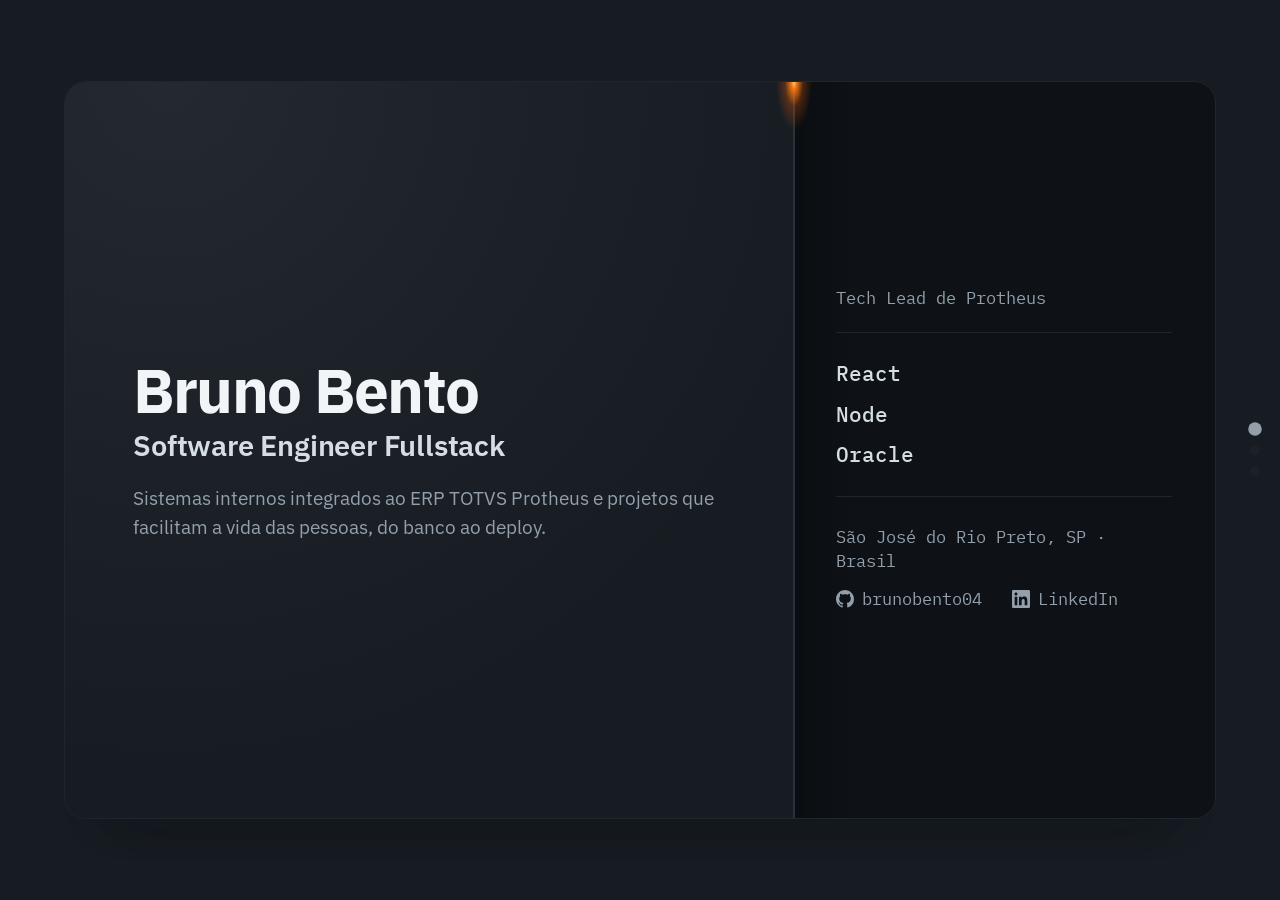
<file: index.html>
<!DOCTYPE html>
<html lang="pt-BR">
<head>
<meta charset="utf-8">
<meta name="viewport" content="width=device-width, initial-scale=1, viewport-fit=cover">

<title>Bruno Bento · Software Engineer Fullstack</title>
<meta name="description" content="Sistemas internos integrados ao ERP TOTVS Protheus e projetos que facilitam a vida das pessoas, do banco ao deploy. São José do Rio Preto, SP, Brasil.">
<meta name="author" content="Bruno Bento">
<link rel="canonical" href="https://brunobento04.github.io/">

<meta property="og:type" content="website">
<meta property="og:locale" content="pt_BR">
<meta property="og:title" content="Bruno Bento · Software Engineer Fullstack">
<meta property="og:description" content="Sistemas internos integrados ao ERP TOTVS Protheus e projetos que facilitam a vida das pessoas, do banco ao deploy.">
<meta property="og:url" content="https://brunobento04.github.io/">
<meta name="twitter:card" content="summary">

<!-- portfolio travado em dark: uma unica cor de barra, sempre escura -->
<meta name="theme-color" content="#171c22">
<meta name="color-scheme" content="dark">

<link rel="icon" href="favicon.svg" type="image/svg+xml">

<link rel="preconnect" href="https://fonts.googleapis.com">
<link rel="preconnect" href="https://fonts.gstatic.com" crossorigin>
<link rel="stylesheet" href="https://fonts.googleapis.com/css2?family=IBM+Plex+Mono:wght@400;500&family=IBM+Plex+Sans:wght@400;600;700&display=swap">

<link rel="stylesheet" href="styles.css">

<!--
  Segura a abertura ate a tipografia estar pronta, para o reveal nunca rodar
  contra a face de fallback e reflowar no meio da animacao.
  O timeout mora aqui dentro: se script.js nao carregar, a pagina abre em 700ms
  de qualquer jeito. Sem JS, a classe nunca e aplicada e a animacao roda direto.
-->
<script>
  document.documentElement.classList.add('type-pending');
  document.documentElement.classList.add('js');
  setTimeout(function () {
    document.documentElement.classList.remove('type-pending');
  }, 700);
</script>
<script src="script.js" defer></script>
</head>

<body>

<main id="conteudo">
  <div class="rolo" id="rolo">
    <div class="palco">
      <div class="baralho" id="baralho">

        <!-- ===========================================================
             CARTA 1 . apresentacao (a junta)
             =========================================================== -->
        <div class="carta">
          <div class="hero card--intro" aria-labelledby="nome">

            <div class="human">
              <h1 class="human__name reveal" id="nome">Bruno Bento</h1>
              <p class="human__role reveal">Software Engineer Fullstack</p>
              <p class="human__tagline reveal">Sistemas internos integrados ao ERP TOTVS Protheus e projetos que facilitam a vida das pessoas, do banco ao deploy.</p>
            </div>

            <aside class="machine" aria-labelledby="ficha">
              <h2 class="sr-only" id="ficha">Ficha técnica</h2>

              <div class="seam" aria-hidden="true"></div>
              <div class="torch" aria-hidden="true"><span class="arc"></span></div>

              <div class="sheet">
                <p class="sheet__lead reveal">Tech Lead de Protheus</p>

                <ul class="sheet__stack">
                  <li class="reveal">React</li>
                  <li class="reveal">Node</li>
                  <li class="reveal">Oracle</li>
                </ul>

                <div class="sheet__meta reveal">
                  <p class="sheet__loc">São José do Rio Preto, SP · Brasil</p>
                  <ul class="sheet__links">
                    <li>
                      <a href="https://github.com/brunobento04" rel="me noopener">
                        <svg viewBox="0 0 16 16" width="18" height="18" aria-hidden="true" focusable="false">
                          <path fill="currentColor" d="M8 0C3.58 0 0 3.58 0 8c0 3.54 2.29 6.53 5.47 7.59.4.07.55-.17.55-.38 0-.19-.01-.82-.01-1.49-2.01.37-2.53-.49-2.69-.94-.09-.23-.48-.94-.82-1.13-.28-.15-.68-.52-.01-.53.63-.01 1.08.58 1.23.82.72 1.21 1.87.87 2.33.66.07-.52.28-.87.51-1.07-1.78-.2-3.64-.89-3.64-3.95 0-.87.31-1.59.82-2.15-.08-.2-.36-1.02.08-2.12 0 0 .67-.21 2.2.82.64-.18 1.32-.27 2-.27s1.36.09 2 .27c1.53-1.04 2.2-.82 2.2-.82.44 1.1.16 1.92.08 2.12.51.56.82 1.27.82 2.15 0 3.07-1.87 3.75-3.65 3.95.29.25.54.73.54 1.48 0 1.07-.01 1.93-.01 2.2 0 .21.15.46.55.38A8.012 8.012 0 0 0 16 8c0-4.42-3.58-8-8-8z"/>
                        </svg>
                        <span>brunobento04</span>
                      </a>
                    </li>
                    <li>
                      <a href="https://www.linkedin.com/in/bruno-bento-932a7219b" rel="me noopener">
                        <svg viewBox="0 0 24 24" width="18" height="18" aria-hidden="true" focusable="false">
                          <path fill="currentColor" d="M20.447 20.452h-3.554v-5.569c0-1.328-.027-3.037-1.852-3.037-1.853 0-2.136 1.445-2.136 2.939v5.667H9.351V9h3.414v1.561h.046c.477-.9 1.637-1.85 3.37-1.85 3.601 0 4.267 2.37 4.267 5.455v6.286zM5.337 7.433c-1.144 0-2.063-.926-2.063-2.065 0-1.138.92-2.063 2.063-2.063 1.14 0 2.064.925 2.064 2.063 0 1.139-.925 2.065-2.064 2.065zm1.782 13.019H3.555V9h3.564v11.452zM22.225 0H1.771C.792 0 0 .774 0 1.729v20.542C0 23.227.792 24 1.771 24h20.451C23.2 24 24 23.227 24 22.271V1.729C24 .774 23.2 0 22.225 0z"/>
                        </svg>
                        <span>LinkedIn</span>
                      </a>
                    </li>
                  </ul>
                </div>
              </div>
            </aside>

          </div>
        </div>

        <!-- ===========================================================
             CARTA 2 . caso Voltera (demo ao vivo)
             =========================================================== -->
        <div class="carta">
          <figure class="janela">
            <figcaption class="janela__bar">
              <span class="janela__label">
                <span class="janela__name">Voltera</span>
                <span class="janela__sep" aria-hidden="true">·</span>
                <span class="janela__setor">elétrica e energia solar</span>
              </span>
              <a class="janela__ext" href="demos/eletrica/index.html" target="_blank" rel="noopener" aria-label="Abrir a demo navegável em uma aba nova">
                <svg viewBox="0 0 16 16" width="16" height="16" fill="none" stroke="currentColor" stroke-width="1.7" stroke-linecap="round" stroke-linejoin="round" aria-hidden="true" focusable="false"><path d="M9 3h4v4"/><path d="M13 3 7.5 8.5"/><path d="M11 9.5v3a1 1 0 0 1-1 1H3.5a1 1 0 0 1-1-1V6a1 1 0 0 1 1-1h3"/></svg>
              </a>
            </figcaption>
            <div class="janela__viewport">
              <p class="janela__loading" aria-hidden="true">carregando voltera</p>
              <iframe class="janela__page" src="demos/eletrica/index.html" title="Voltera, landing de serviço (demonstração)" loading="lazy"></iframe>
              <!-- mobile: preview + botao grande que abre a demo em tela cheia -->
              <div class="janela__preview">
                <span class="janela__glyph" aria-hidden="true">
                  <svg viewBox="0 0 24 24" fill="none" stroke="currentColor" stroke-width="1.7" stroke-linecap="round" stroke-linejoin="round"><path d="M13 2 4 14h7v8l9-12h-7z"/></svg>
                </span>
                <p class="janela__ptxt">Landing navegável da Voltera. Abre em tela cheia.</p>
                <a class="janela__cta" href="demos/eletrica/index.html" target="_blank" rel="noopener">
                  Abrir demo
                  <svg viewBox="0 0 16 16" fill="none" stroke="currentColor" stroke-width="1.7" stroke-linecap="round" stroke-linejoin="round" aria-hidden="true" focusable="false"><path d="M9 3h4v4"/><path d="M13 3 7.5 8.5"/><path d="M11 9.5v3a1 1 0 0 1-1 1H3.5a1 1 0 0 1-1-1V6a1 1 0 0 1 1-1h3"/></svg>
                </a>
              </div>
            </div>
          </figure>
        </div>

        <!-- ===========================================================
             CARTA 3 . caso 4Evolut (demo de sistema jogável)
             Mesmo padrao da janela: nome+setor, abrir-em-nova-aba, iframe.
             O botao abre a demo LOCAL, sem link para o site real.
             =========================================================== -->
        <div class="carta">
          <figure class="janela">
            <figcaption class="janela__bar">
              <span class="janela__label">
                <span class="janela__name">4Evolut</span>
                <span class="janela__sep" aria-hidden="true">·</span>
                <span class="janela__setor">sistema de gestão</span>
              </span>
              <a class="janela__ext" href="demos/gestao/index.html" target="_blank" rel="noopener" aria-label="Abrir a demo do painel de gestão em uma aba nova">
                <svg viewBox="0 0 16 16" width="16" height="16" fill="none" stroke="currentColor" stroke-width="1.7" stroke-linecap="round" stroke-linejoin="round" aria-hidden="true" focusable="false"><path d="M9 3h4v4"/><path d="M13 3 7.5 8.5"/><path d="M11 9.5v3a1 1 0 0 1-1 1H3.5a1 1 0 0 1-1-1V6a1 1 0 0 1 1-1h3"/></svg>
              </a>
            </figcaption>
            <div class="janela__viewport">
              <p class="janela__loading" aria-hidden="true">carregando 4evolut</p>
              <iframe class="janela__page" src="demos/gestao/index.html" title="4Evolut, painel de gestão (demonstração)" loading="lazy"></iframe>
              <!-- mobile: preview + botao grande que abre a demo em tela cheia -->
              <div class="janela__preview">
                <span class="janela__glyph" aria-hidden="true">
                  <svg viewBox="0 0 24 24" fill="none" stroke="currentColor" stroke-width="1.7" stroke-linecap="round" stroke-linejoin="round"><rect x="3.5" y="3.5" width="7" height="7" rx="1.6"/><rect x="13.5" y="3.5" width="7" height="7" rx="1.6"/><rect x="3.5" y="13.5" width="7" height="7" rx="1.6"/><rect x="13.5" y="13.5" width="7" height="7" rx="1.6"/></svg>
                </span>
                <p class="janela__ptxt">Painel de gestão jogável. Abre em tela cheia.</p>
                <a class="janela__cta" href="demos/gestao/index.html" target="_blank" rel="noopener">
                  Abrir demo
                  <svg viewBox="0 0 16 16" fill="none" stroke="currentColor" stroke-width="1.7" stroke-linecap="round" stroke-linejoin="round" aria-hidden="true" focusable="false"><path d="M9 3h4v4"/><path d="M13 3 7.5 8.5"/><path d="M11 9.5v3a1 1 0 0 1-1 1H3.5a1 1 0 0 1-1-1V6a1 1 0 0 1 1-1h3"/></svg>
                </a>
              </div>
            </div>
          </figure>
        </div>

      </div>
    </div>
  </div>
</main>

</body>
</html>
</file>
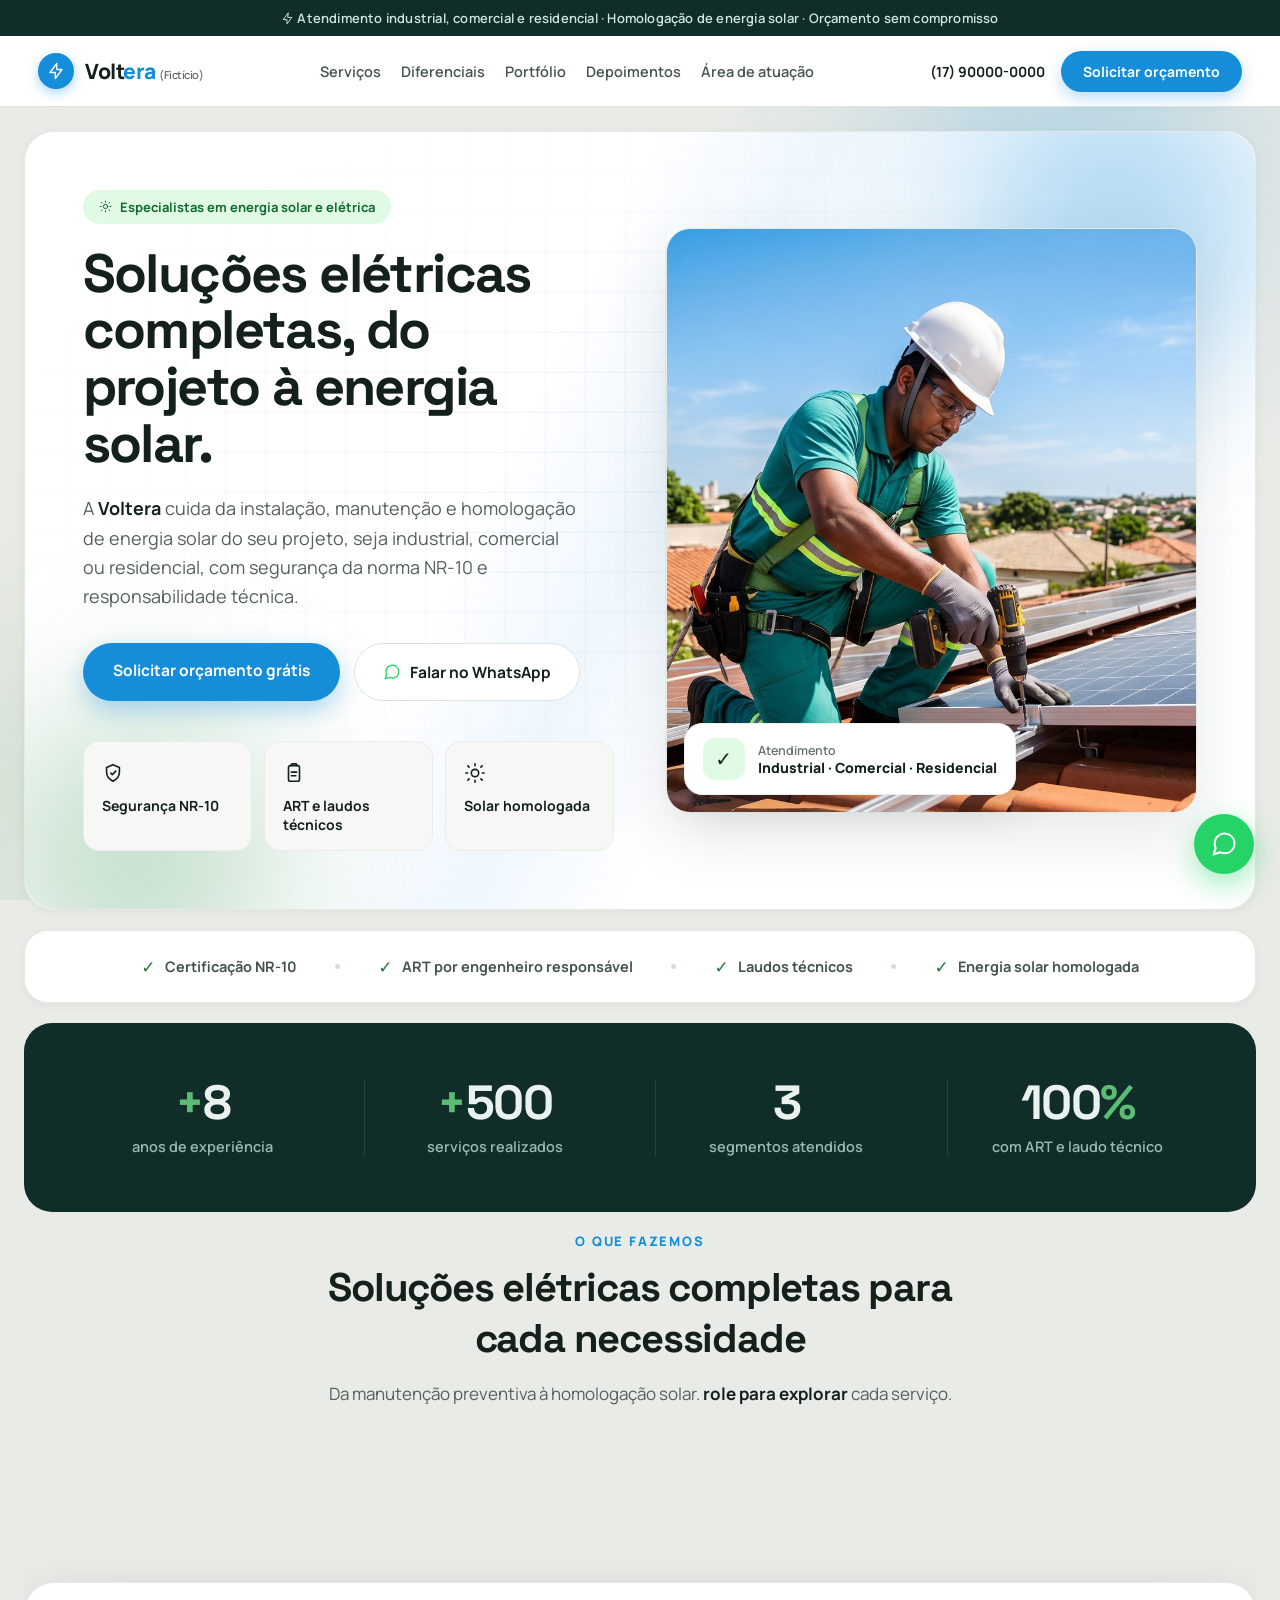
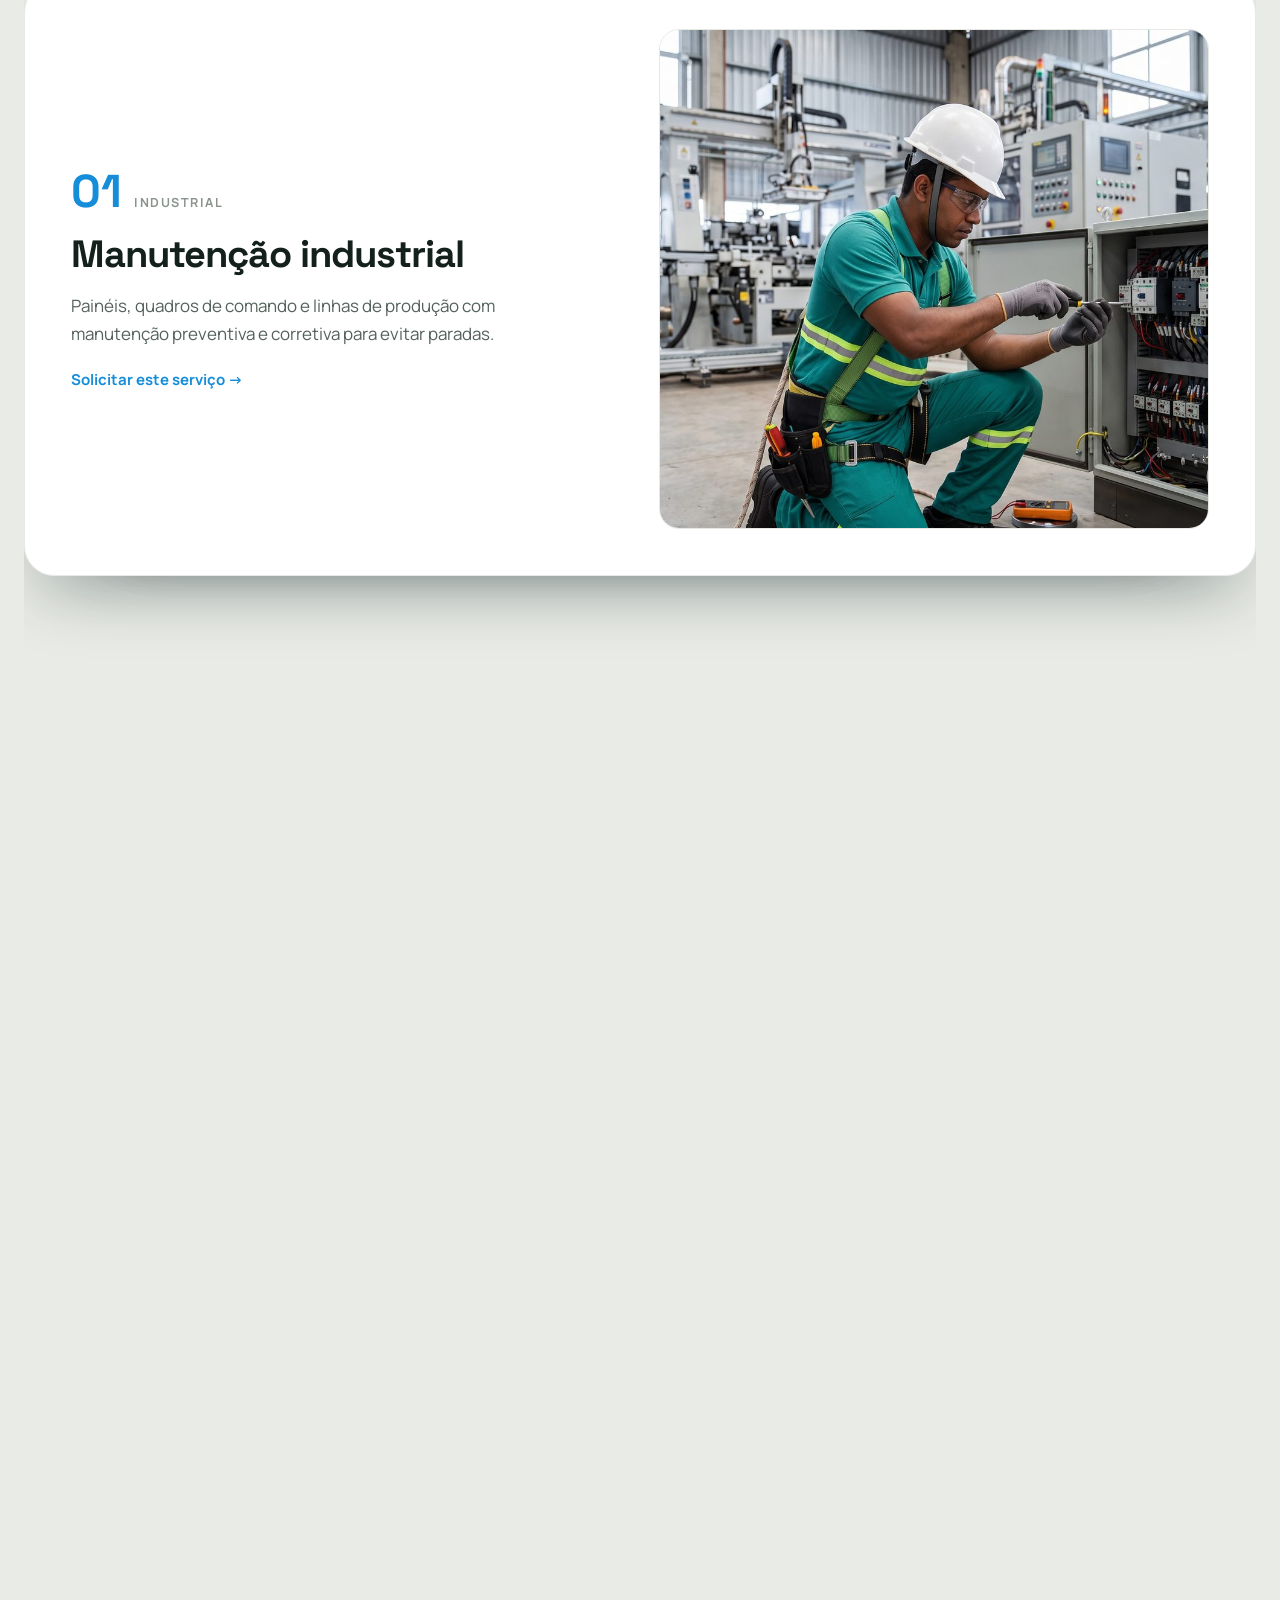
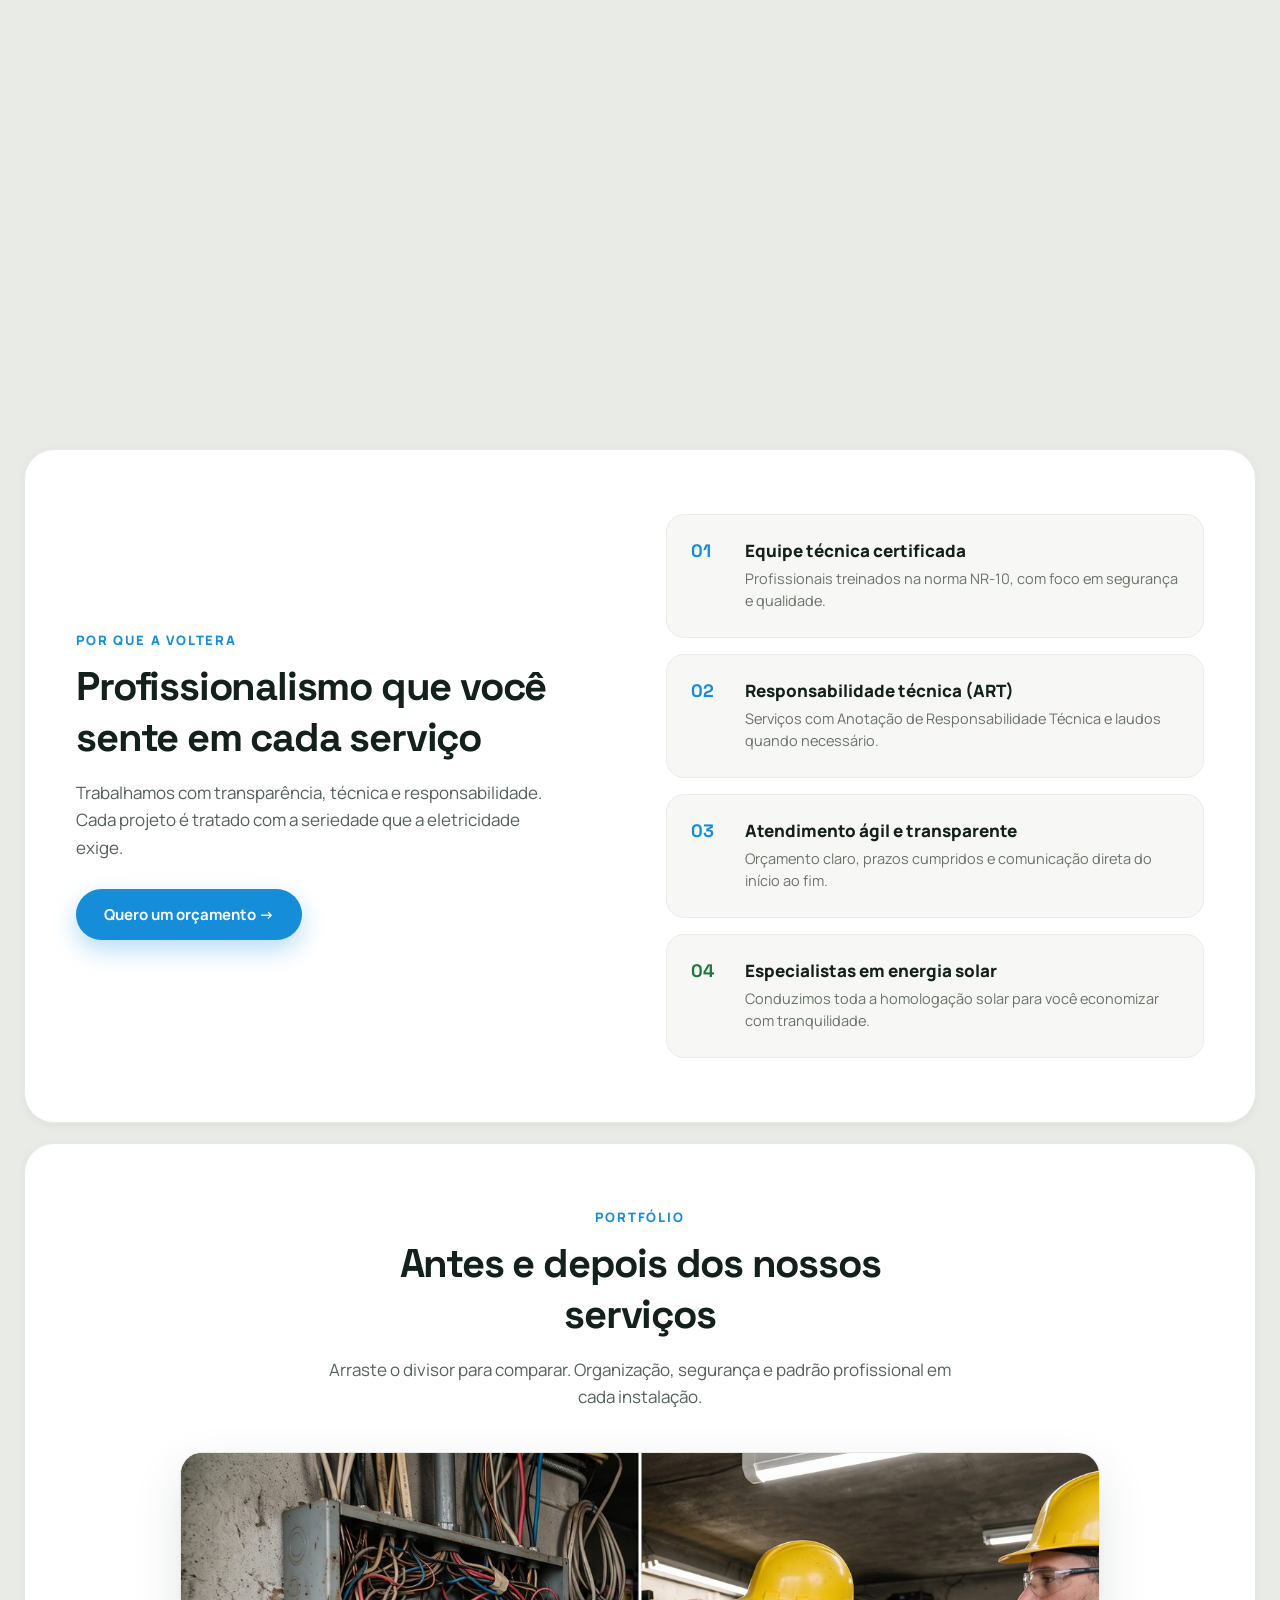
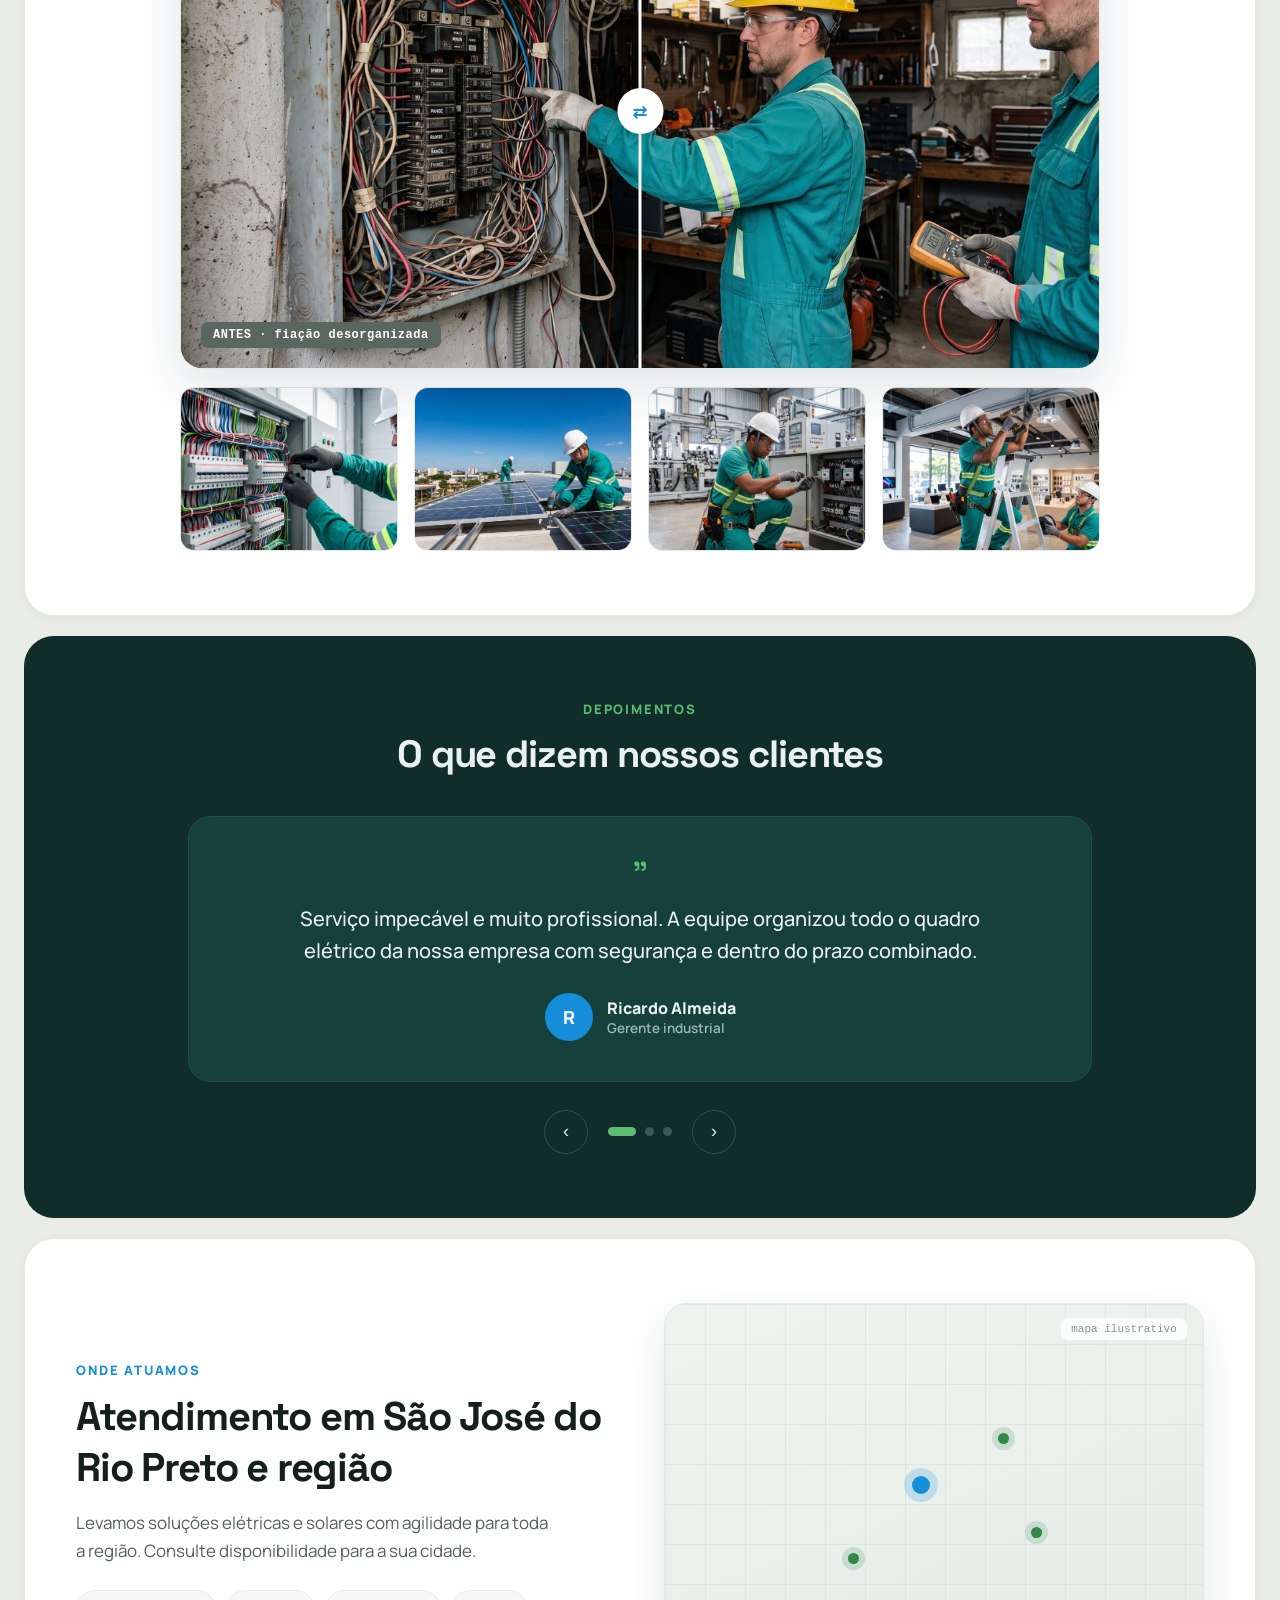
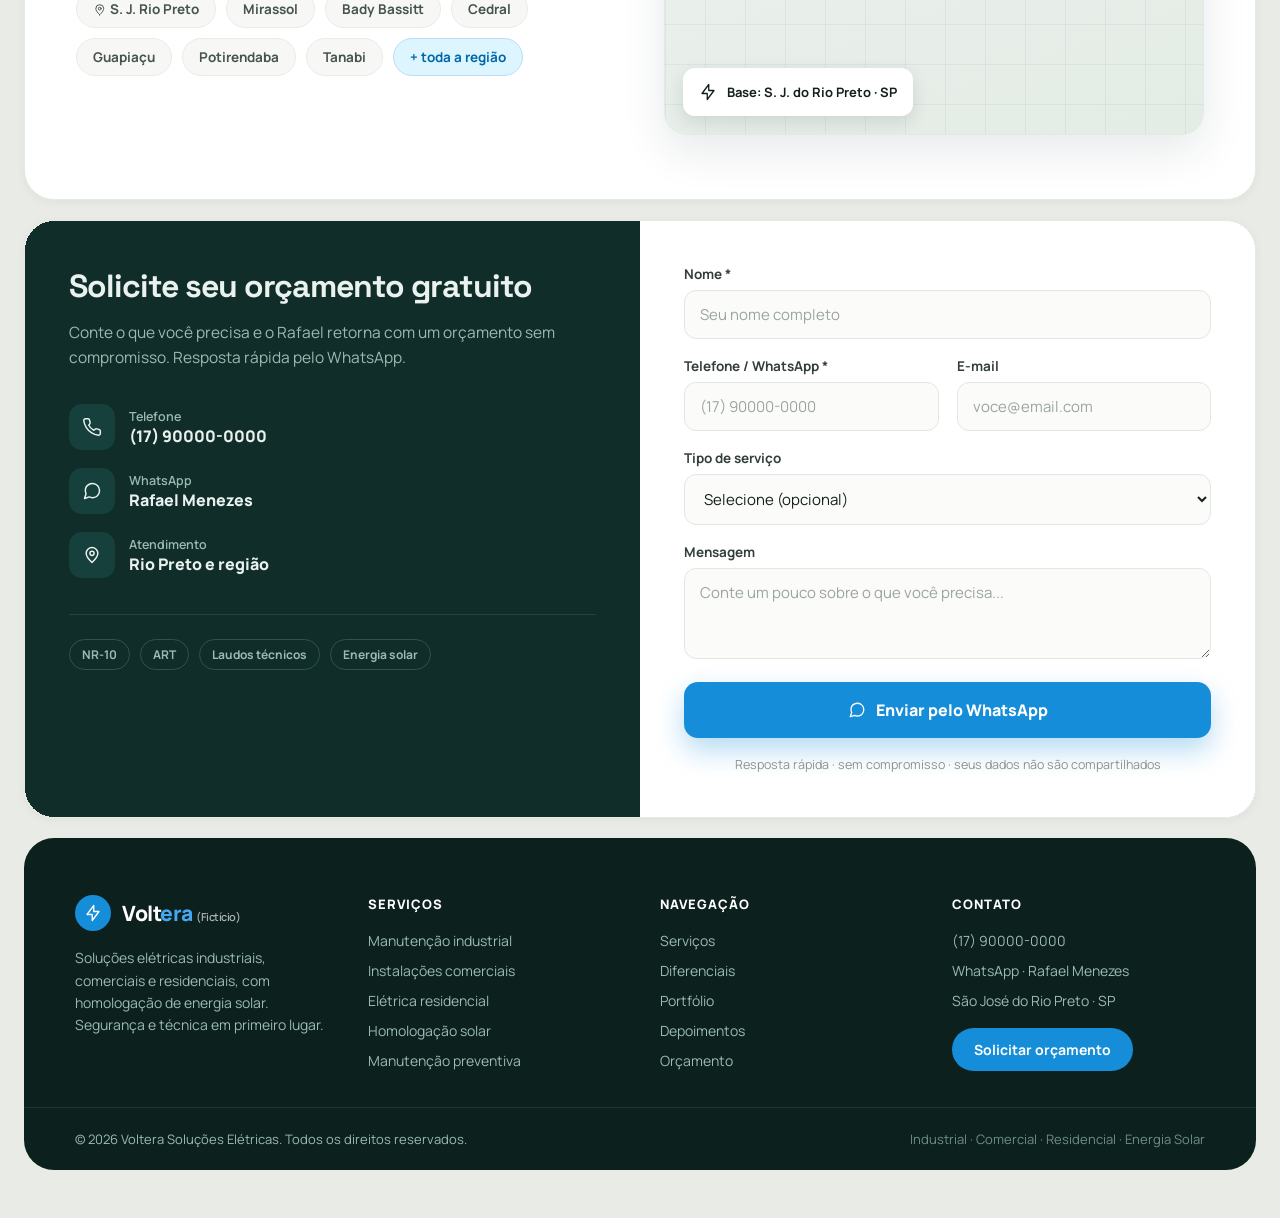
<file: demos/eletrica/index.html>
<!DOCTYPE html>
<html lang="pt-BR">
<head>
<meta charset="utf-8">
<meta name="viewport" content="width=device-width, initial-scale=1">
<title>Voltera (Fictício) — Soluções Elétricas e Energia Solar · Rio Preto e região</title>
<meta name="robots" content="noindex">
<meta name="description" content="Voltera (Rafael Menezes): manutenção elétrica industrial, comercial e residencial e homologação de energia solar em São José do Rio Preto e região. Segurança NR-10, ART e laudos técnicos. Orçamento sem compromisso.">
<meta property="og:title" content="Voltera — Soluções Elétricas e Energia Solar">
<meta property="og:description" content="Instalação, manutenção e homologação de energia solar com segurança NR-10 e responsabilidade técnica. Rio Preto e região.">
<meta property="og:type" content="website">
<link rel="icon" href="data:image/svg+xml,%3Csvg xmlns='http://www.w3.org/2000/svg' viewBox='0 0 100 100'%3E%3Ccircle cx='50' cy='50' r='50' fill='%232f6df6'/%3E%3Ctext x='50' y='68' font-size='58' text-anchor='middle'%3E%E2%9A%A1%3C/text%3E%3C/svg%3E">
<link rel="preconnect" href="https://fonts.googleapis.com">
<link rel="preconnect" href="https://fonts.gstatic.com" crossorigin>
<link href="https://fonts.googleapis.com/css2?family=Manrope:wght@400;500;600;700;800&family=Space+Grotesk:wght@500;600;700&display=swap" rel="stylesheet">
<style>
*{box-sizing:border-box;margin:0;padding:0;}
html{scroll-behavior:smooth;}
body{background:#e9ebe6;}
@keyframes svPulse{0%{box-shadow:0 0 0 0 rgba(37,211,102,.45)}70%{box-shadow:0 0 0 18px rgba(37,211,102,0)}100%{box-shadow:0 0 0 0 rgba(37,211,102,0)}}
@keyframes svFloat{0%,100%{transform:translateY(0)}50%{transform:translateY(-10px)}}
input::placeholder,textarea::placeholder{color:#9aa69d;}
.ico{width:1em;height:1em;display:inline-block;fill:none;stroke:currentColor;stroke-width:1.75;stroke-linecap:round;stroke-linejoin:round;vertical-align:-.125em;flex-shrink:0;}
/* ── Fundo VIVO atrás dos cards (página inteira) — auroras driftando, GPU ── */
.page-bg{position:fixed;inset:0;z-index:0;pointer-events:none;overflow:hidden;}
.page-bg .pb{position:absolute;border-radius:50%;filter:blur(80px);will-change:transform;}
.page-bg .pb1{width:46vw;height:46vw;top:-10vw;right:-6vw;background:radial-gradient(circle,oklch(0.62 0.15 245/.32),transparent 66%);animation:pbA 26s ease-in-out infinite;}
.page-bg .pb2{width:40vw;height:40vw;bottom:-12vw;left:-8vw;background:radial-gradient(circle,oklch(0.6 0.13 150/.3),transparent 66%);animation:pbB 32s ease-in-out infinite;}
.page-bg .pb3{width:34vw;height:34vw;top:36%;left:42%;background:radial-gradient(circle,oklch(0.66 0.12 210/.22),transparent 68%);animation:pbC 38s ease-in-out infinite;}
@keyframes pbA{0%,100%{transform:translate3d(0,0,0) scale(1)}50%{transform:translate3d(-6vw,5vw,0) scale(1.15)}}
@keyframes pbB{0%,100%{transform:translate3d(0,0,0) scale(1)}50%{transform:translate3d(7vw,-4vw,0) scale(1.12)}}
@keyframes pbC{0%,100%{transform:translate3d(0,0,0) scale(1)}33%{transform:translate3d(5vw,4vw,0) scale(1.1)}66%{transform:translate3d(-4vw,-5vw,0) scale(1.05)}}
/* ── Fundo vivo "energia" (Voltera) — só transform/opacity, GPU ── */
.sv-hero-bg{position:absolute;inset:0;overflow:hidden;pointer-events:none;z-index:0;border-radius:inherit;}
.sv-hero-bg::before{content:"";position:absolute;inset:0;background-image:linear-gradient(oklch(0.5 0.12 245/.055) 1px,transparent 1px),linear-gradient(90deg,oklch(0.5 0.12 245/.055) 1px,transparent 1px);background-size:40px 40px;-webkit-mask-image:radial-gradient(ellipse 74% 64% at 50% 42%,#000 26%,transparent 78%);mask-image:radial-gradient(ellipse 74% 64% at 50% 42%,#000 26%,transparent 78%);}
.sv-aurora{position:absolute;border-radius:50%;filter:blur(64px);will-change:transform;}
.sv-aurora-a{width:520px;height:520px;top:-170px;right:-120px;background:radial-gradient(circle,oklch(0.62 0.15 245/.45),transparent 66%);animation:svDriftA 22s ease-in-out infinite;}
.sv-aurora-b{width:480px;height:480px;bottom:-190px;left:-130px;background:radial-gradient(circle,oklch(0.6 0.13 150/.4),transparent 66%);animation:svDriftB 27s ease-in-out infinite;}
.sv-sweep{position:absolute;inset:-20% -30%;background:linear-gradient(115deg,transparent 43%,oklch(0.72 0.13 245/.10) 50%,transparent 57%);will-change:transform;animation:svSweep 8s ease-in-out infinite;}
@keyframes svDriftA{0%,100%{transform:translate3d(0,0,0) scale(1)}50%{transform:translate3d(-46px,34px,0) scale(1.14)}}
@keyframes svDriftB{0%,100%{transform:translate3d(0,0,0) scale(1)}50%{transform:translate3d(54px,-30px,0) scale(1.12)}}
@keyframes svSweep{0%,100%{transform:translateX(-55%)}50%{transform:translateX(55%)}}
@media (prefers-reduced-motion:reduce){*,*::before,*::after{animation-duration:.01ms!important;animation-iteration-count:1!important;transition-duration:.01ms!important;}}
</style>
</head>
<body>

<svg width="0" height="0" aria-hidden="true" focusable="false" style="position:absolute">
  <defs>
    <symbol id="ico-bolt" viewBox="0 0 24 24"><path d="M13 2L4 14h7v8l9-12h-7z"/></symbol>
    <symbol id="ico-sun" viewBox="0 0 24 24"><circle cx="12" cy="12" r="4"/><path d="M12 2v2M12 20v2M4 12H2M22 12h-2M5.6 5.6L4.2 4.2M19.8 19.8l-1.4-1.4M5.6 18.4l-1.4 1.4M19.8 4.2l-1.4 1.4"/></symbol>
    <symbol id="ico-shield" viewBox="0 0 24 24"><path d="M12 3l7 3v5c0 4.5-3 8-7 10-4-2-7-5.5-7-10V6z"/><path d="M9.5 12l1.8 1.8L15 10"/></symbol>
    <symbol id="ico-clipboard" viewBox="0 0 24 24"><rect x="6" y="4" width="12" height="17" rx="2"/><path d="M9 4V3a1 1 0 011-1h4a1 1 0 011 1v1M9 11h6M9 15h5"/></symbol>
    <symbol id="ico-pin" viewBox="0 0 24 24"><path d="M12 21s-7-6.2-7-11a7 7 0 0114 0c0 4.8-7 11-7 11z"/><circle cx="12" cy="10" r="2.5"/></symbol>
    <symbol id="ico-phone" viewBox="0 0 24 24"><path d="M22 16.9v3a2 2 0 01-2.2 2 19.8 19.8 0 01-8.6-3.1 19.5 19.5 0 01-6-6 19.8 19.8 0 01-3.1-8.7A2 2 0 014.1 2h3a2 2 0 012 1.7c.1.9.3 1.8.6 2.6a2 2 0 01-.5 2.1L8.1 9.9a16 16 0 006 6l1.5-1.1a2 2 0 012.1-.5c.8.3 1.7.5 2.6.6a2 2 0 011.7 2z"/></symbol>
    <symbol id="ico-whatsapp" viewBox="0 0 24 24"><path d="M21 11.5a8.38 8.38 0 01-.9 3.8 8.5 8.5 0 01-7.6 4.7 8.38 8.38 0 01-3.8-.9L3 21l1.9-5.7a8.38 8.38 0 01-.9-3.8 8.5 8.5 0 014.7-7.6 8.38 8.38 0 013.8-.9h.5a8.48 8.48 0 018 8z"/></symbol>
  </defs>
</svg>

<div id="root" style="font-family:'Manrope',system-ui,sans-serif;color:#13201c;background:#e9ebe6;overflow-x:clip;">

  <div class="page-bg" aria-hidden="true"><div class="pb pb1"></div><div class="pb pb2"></div><div class="pb pb3"></div></div>

  <!-- ===== announcement bar ===== -->
  <div style="position:relative;z-index:1;background:#112d2a;color:#cfe6dd;font-size:13px;font-weight:600;text-align:center;padding:9px 20px;letter-spacing:.2px;">
    <svg class="ico"><use href="#ico-bolt"/></svg> Atendimento industrial, comercial e residencial · Homologação de energia solar · Orçamento sem compromisso
  </div>

  <!-- ===== header ===== -->
  <header id="hdr" style="position:sticky;top:0;z-index:50;background:#ffffff;border-bottom:1px solid #e1e4de;transition:box-shadow .3s ease,background .3s ease;">
    <div style="max-width:1280px;margin:0 auto;padding:10px clamp(16px,3vw,40px);min-height:70px;display:flex;flex-wrap:wrap;align-items:center;gap:10px 22px;">
      <a href="#top" style="flex:0 0 auto;display:flex;align-items:center;gap:11px;text-decoration:none;color:inherit;">
        <div style="width:36px;height:36px;border-radius:50%;background:oklch(0.62 0.15 245);display:flex;align-items:center;justify-content:center;color:#fff;font-size:18px;box-shadow:0 4px 12px oklch(0.62 0.15 245 / .35);"><svg class="ico"><use href="#ico-bolt"/></svg></div>
        <div style="font-size:21px;font-weight:800;letter-spacing:-.5px;">Volt<span style="color:oklch(0.62 0.15 245);">era</span> <span style="font-size:11px;font-weight:600;opacity:.65;">(Fictício)</span></div>
      </a>
      <nav style="flex:1 1 360px;display:flex;flex-wrap:wrap;align-items:center;justify-content:center;gap:10px 20px;font-size:14.5px;color:#46544d;font-weight:600;min-width:0;">
        <a href="#servicos" style="text-decoration:none;color:inherit;transition:color .2s;white-space:nowrap;" style-hover="color:oklch(0.62 0.15 245)">Serviços</a>
        <a href="#diferenciais" style="text-decoration:none;color:inherit;transition:color .2s;white-space:nowrap;" style-hover="color:oklch(0.62 0.15 245)">Diferenciais</a>
        <a href="#portfolio" style="text-decoration:none;color:inherit;transition:color .2s;white-space:nowrap;" style-hover="color:oklch(0.62 0.15 245)">Portfólio</a>
        <a href="#depoimentos" style="text-decoration:none;color:inherit;transition:color .2s;white-space:nowrap;" style-hover="color:oklch(0.62 0.15 245)">Depoimentos</a>
        <a href="#area" style="text-decoration:none;color:inherit;transition:color .2s;white-space:nowrap;" style-hover="color:oklch(0.62 0.15 245)">Área de atuação</a>
      </nav>
      <div style="flex:0 0 auto;margin-left:auto;display:flex;flex-wrap:wrap;justify-content:flex-end;align-items:center;gap:10px 16px;">
        <a href="tel:+5517900000000" style="font-size:14px;color:#13201c;font-weight:700;text-decoration:none;white-space:nowrap;">(17) 90000-0000</a>
        <a href="#orcamento" style="background:oklch(0.62 0.15 245);color:#fff;font-size:14px;font-weight:700;padding:11px 22px;border-radius:26px;text-decoration:none;white-space:nowrap;transition:background .2s,transform .2s;box-shadow:0 6px 16px oklch(0.62 0.15 245 / .3);" style-hover="background:oklch(0.55 0.16 245);transform:translateY(-1px)">Solicitar orçamento</a>
      </div>
    </div>
  </header>

  <!-- ===== cards wrapper ===== -->
  <div style="position:relative;z-index:1;max-width:1280px;margin:0 auto;padding:clamp(14px,2.4vw,24px) clamp(14px,2.4vw,24px) clamp(28px,4vw,48px);display:flex;flex-direction:column;gap:clamp(14px,1.8vw,20px);">

    <!-- ===== hero card ===== -->
    <section id="top" style="scroll-margin-top:96px;position:relative;overflow:hidden;background:#fff;border:1px solid #e7e9e4;border-radius:30px;box-shadow:0 2px 10px rgba(16,42,46,.05);">
      <div class="sv-hero-bg" aria-hidden="true">
        <div class="sv-aurora sv-aurora-a"></div>
        <div class="sv-aurora sv-aurora-b"></div>
        <div class="sv-sweep"></div>
      </div>
      <div style="position:relative;z-index:1;padding:clamp(32px,4.5vw,64px);display:grid;grid-template-columns:repeat(auto-fit,minmax(300px,1fr));gap:clamp(32px,4vw,54px);align-items:center;">
        <div>
          <div style="display:inline-flex;align-items:center;gap:8px;background:oklch(0.96 0.04 150);color:oklch(0.46 0.12 150);font-size:13px;font-weight:700;padding:8px 16px;border-radius:24px;"><svg class="ico"><use href="#ico-sun"/></svg> Especialistas em energia solar e elétrica</div>
          <h1 style="font-family:'Space Grotesk',sans-serif;font-size:clamp(34px,5.2vw,54px);line-height:1.05;font-weight:700;letter-spacing:-1.6px;margin-top:22px;">Soluções elétricas completas, do projeto à energia solar.</h1>
          <p style="font-size:clamp(16px,1.6vw,18px);line-height:1.62;color:#54615a;margin-top:22px;max-width:500px;">A <strong style="color:#13201c;">Voltera</strong> cuida da instalação, manutenção e homologação de energia solar do seu projeto, seja industrial, comercial ou residencial, com segurança da norma NR-10 e responsabilidade técnica.</p>
          <div style="display:flex;flex-wrap:wrap;gap:14px;margin-top:32px;">
            <a href="#orcamento" style="background:oklch(0.62 0.15 245);color:#fff;font-size:15.5px;font-weight:700;padding:16px 30px;border-radius:30px;text-decoration:none;transition:background .2s,transform .2s;box-shadow:0 10px 24px oklch(0.62 0.15 245 / .32);" style-hover="background:oklch(0.55 0.16 245);transform:translateY(-2px)">Solicitar orçamento grátis</a>
            <a href="https://wa.me/5517900000000" target="_blank" rel="noopener" style="background:#fff;color:#13201c;border:1.5px solid #dfe3dd;font-size:15.5px;font-weight:700;padding:16px 28px;border-radius:30px;text-decoration:none;display:inline-flex;align-items:center;gap:9px;transition:border-color .2s,transform .2s;" style-hover="border-color:#25D366;transform:translateY(-2px)"><span style="color:#25D366;font-size:18px;"><svg class="ico"><use href="#ico-whatsapp"/></svg></span>Falar no WhatsApp</a>
          </div>
          <div style="display:flex;flex-wrap:wrap;gap:12px;margin-top:40px;">
            <div style="flex:1;min-width:140px;background:#f7f8f5;border:1px solid #eaece7;border-radius:16px;padding:16px 18px;transition:transform .25s,box-shadow .25s;" style-hover="transform:translateY(-3px);box-shadow:0 12px 26px rgba(16,42,46,.08)"><div style="font-size:22px;"><svg class="ico"><use href="#ico-shield"/></svg></div><div style="font-size:14px;font-weight:700;margin-top:8px;">Segurança NR-10</div></div>
            <div style="flex:1;min-width:140px;background:#f7f8f5;border:1px solid #eaece7;border-radius:16px;padding:16px 18px;transition:transform .25s,box-shadow .25s;" style-hover="transform:translateY(-3px);box-shadow:0 12px 26px rgba(16,42,46,.08)"><div style="font-size:22px;"><svg class="ico"><use href="#ico-clipboard"/></svg></div><div style="font-size:14px;font-weight:700;margin-top:8px;">ART e laudos técnicos</div></div>
            <div style="flex:1;min-width:140px;background:#f7f8f5;border:1px solid #eaece7;border-radius:16px;padding:16px 18px;transition:transform .25s,box-shadow .25s;" style-hover="transform:translateY(-3px);box-shadow:0 12px 26px rgba(16,42,46,.08)"><div style="font-size:22px;"><svg class="ico"><use href="#ico-sun"/></svg></div><div style="font-size:14px;font-weight:700;margin-top:8px;">Solar homologada</div></div>
          </div>
        </div>
        <div style="position:relative;">
          <div style="aspect-ratio:4/4.4;border-radius:24px;overflow:hidden;border:1px solid #e5e9e2;box-shadow:0 24px 60px rgba(16,42,46,.1);"><img src="img/hero.jpg" alt="Tecnico instalando painel solar em telhado" style="width:100%;height:100%;object-fit:cover;display:block;"></div>
          <div style="position:absolute;bottom:18px;left:18px;background:#fff;border:1px solid #eceeea;border-radius:18px;padding:14px 18px;box-shadow:0 16px 40px rgba(16,42,46,.12);display:flex;align-items:center;gap:13px;animation:svFloat 5s ease-in-out infinite;max-width:calc(100% - 36px);">
            <div style="width:42px;height:42px;border-radius:12px;background:oklch(0.96 0.04 150);display:flex;align-items:center;justify-content:center;font-size:20px;flex-shrink:0;">✓</div>
            <div><div style="font-size:12.5px;color:#67726a;font-weight:600;">Atendimento</div><div style="font-size:14px;font-weight:800;line-height:1.25;">Industrial · Comercial · Residencial</div></div>
          </div>
        </div>
      </div>
    </section>

    <!-- ===== credentials card ===== -->
    <div style="background:#fff;border:1px solid #e7e9e4;border-radius:24px;box-shadow:0 2px 10px rgba(16,42,46,.05);padding:clamp(18px,2.4vw,24px) clamp(24px,4vw,44px);display:flex;flex-wrap:wrap;align-items:center;justify-content:center;gap:12px clamp(20px,3vw,40px);font-size:14.5px;font-weight:700;color:#46544d;">
      <span style="display:inline-flex;align-items:center;gap:9px;"><span style="color:oklch(0.5 0.12 150);font-size:17px;">✓</span>Certificação NR-10</span>
      <span style="width:5px;height:5px;border-radius:50%;background:#d6ddd6;"></span>
      <span style="display:inline-flex;align-items:center;gap:9px;"><span style="color:oklch(0.5 0.12 150);font-size:17px;">✓</span>ART por engenheiro responsável</span>
      <span style="width:5px;height:5px;border-radius:50%;background:#d6ddd6;"></span>
      <span style="display:inline-flex;align-items:center;gap:9px;"><span style="color:oklch(0.5 0.12 150);font-size:17px;">✓</span>Laudos técnicos</span>
      <span style="width:5px;height:5px;border-radius:50%;background:#d6ddd6;"></span>
      <span style="display:inline-flex;align-items:center;gap:9px;"><span style="color:oklch(0.5 0.12 150);font-size:17px;">✓</span>Energia solar homologada</span>
    </div>

    <!-- ===== stats card ===== -->
    <section style="background:#112d2a;color:#eaf2ef;border-radius:28px;padding:clamp(36px,4.5vw,56px) clamp(24px,4vw,48px);">
      <div style="display:grid;grid-template-columns:repeat(auto-fit,minmax(180px,1fr));gap:30px;text-align:center;">
        <div>
          <div style="font-family:'Space Grotesk',sans-serif;font-size:clamp(38px,4.5vw,48px);font-weight:700;letter-spacing:-1.5px;line-height:1;"><span style="color:oklch(0.72 0.14 150);">+</span><span data-counter="8">0</span></div>
          <div style="font-size:14.5px;color:#9bbab0;font-weight:600;margin-top:10px;">anos de experiência</div>
        </div>
        <div style="border-left:1px solid #234540;">
          <div style="font-family:'Space Grotesk',sans-serif;font-size:clamp(38px,4.5vw,48px);font-weight:700;letter-spacing:-1.5px;line-height:1;"><span style="color:oklch(0.72 0.14 150);">+</span><span data-counter="500">0</span></div>
          <div style="font-size:14.5px;color:#9bbab0;font-weight:600;margin-top:10px;">serviços realizados</div>
        </div>
        <div style="border-left:1px solid #234540;">
          <div style="font-family:'Space Grotesk',sans-serif;font-size:clamp(38px,4.5vw,48px);font-weight:700;letter-spacing:-1.5px;line-height:1;"><span data-counter="3">0</span></div>
          <div style="font-size:14.5px;color:#9bbab0;font-weight:600;margin-top:10px;">segmentos atendidos</div>
        </div>
        <div style="border-left:1px solid #234540;">
          <div style="font-family:'Space Grotesk',sans-serif;font-size:clamp(38px,4.5vw,48px);font-weight:700;letter-spacing:-1.5px;line-height:1;"><span data-counter="100">0</span><span style="color:oklch(0.72 0.14 150);">%</span></div>
          <div style="font-size:14.5px;color:#9bbab0;font-weight:600;margin-top:10px;">com ART e laudo técnico</div>
        </div>
      </div>
    </section>

    <!-- ===== services — pinned rotate stack ===== -->
    <section id="servicos" style="scroll-margin-top:96px;">
      <div style="text-align:center;max-width:680px;margin:0 auto;padding:0 clamp(8px,2vw,16px);">
        <div style="font-size:13px;letter-spacing:1.8px;text-transform:uppercase;color:oklch(0.62 0.15 245);font-weight:800;">O que fazemos</div>
        <h2 style="font-family:'Space Grotesk',sans-serif;font-size:clamp(28px,3.6vw,40px);font-weight:700;letter-spacing:-1.2px;margin-top:12px;">Soluções elétricas completas para cada necessidade</h2>
        <p style="font-size:17px;line-height:1.6;color:#54615a;margin-top:16px;">Da manutenção preventiva à homologação solar. <strong style="color:#13201c;">role para explorar</strong> cada serviço.</p>
      </div>

      <div data-stack="1" style="position:relative;margin-top:clamp(10px,2vw,22px);">
        <div data-stack-pin style="position:sticky;top:0;height:100vh;height:100dvh;display:grid;place-items:center;overflow:hidden;padding:clamp(16px,3vw,40px) 0;">
        <div data-stack-deck style="position:relative;width:100%;height:clamp(420px,66vh,600px);">

        <!-- 01 -->
        <div data-stack-card="1" style="position:absolute;inset:0;transform-origin:50% 0%;will-change:transform;background:#fff;border:1px solid #e7e9e4;border-radius:30px;box-shadow:0 26px 60px rgba(16,42,46,.16);overflow:hidden;">
            <div data-stack-overlay="1" style="position:absolute;inset:0;background:#0c211e;opacity:0;pointer-events:none;z-index:3;"></div>
            <div style="position:relative;z-index:2;height:100%;display:grid;grid-template-columns:repeat(auto-fit,minmax(260px,1fr));gap:clamp(20px,3vw,44px);align-items:center;padding:clamp(26px,3.6vw,52px);">
              <div>
                <div style="display:flex;align-items:baseline;gap:12px;"><span style="font-family:'Space Grotesk',sans-serif;font-size:clamp(34px,4vw,46px);font-weight:700;color:oklch(0.62 0.15 245);line-height:1;">01</span><span style="text-transform:uppercase;font-size:12.5px;letter-spacing:1.5px;color:#8a948c;font-weight:700;">Industrial</span></div>
                <h3 style="font-family:'Space Grotesk',sans-serif;font-size:clamp(25px,3.2vw,38px);font-weight:700;letter-spacing:-1px;margin-top:16px;">Manutenção industrial</h3>
                <p style="font-size:clamp(15px,1.6vw,17px);line-height:1.62;color:#54615a;margin-top:14px;max-width:440px;">Painéis, quadros de comando e linhas de produção com manutenção preventiva e corretiva para evitar paradas.</p>
                <a href="#orcamento" style="display:inline-flex;align-items:center;gap:8px;margin-top:22px;color:oklch(0.62 0.15 245);font-weight:700;font-size:15px;text-decoration:none;" style-hover="gap:12px">Solicitar este serviço →</a>
              </div>
              <div style="height:100%;min-height:200px;border-radius:20px;border:1px solid #e5e9e2;overflow:hidden;"><img src="img/g-industrial.jpg" alt="manutenção industrial" loading="lazy" style="width:100%;height:100%;object-fit:cover;display:block;"></div>
            </div>
          </div>

        <!-- 02 -->
        <div data-stack-card="1" style="position:absolute;inset:0;transform-origin:50% 0%;will-change:transform;background:#fff;border:1px solid #e7e9e4;border-radius:30px;box-shadow:0 26px 60px rgba(16,42,46,.16);overflow:hidden;">
            <div data-stack-overlay="1" style="position:absolute;inset:0;background:#0c211e;opacity:0;pointer-events:none;z-index:3;"></div>
            <div style="position:relative;z-index:2;height:100%;display:grid;grid-template-columns:repeat(auto-fit,minmax(260px,1fr));gap:clamp(20px,3vw,44px);align-items:center;padding:clamp(26px,3.6vw,52px);">
              <div style="order:2;">
                <div style="display:flex;align-items:baseline;gap:12px;"><span style="font-family:'Space Grotesk',sans-serif;font-size:clamp(34px,4vw,46px);font-weight:700;color:oklch(0.62 0.15 245);line-height:1;">02</span><span style="text-transform:uppercase;font-size:12.5px;letter-spacing:1.5px;color:#8a948c;font-weight:700;">Comercial</span></div>
                <h3 style="font-family:'Space Grotesk',sans-serif;font-size:clamp(25px,3.2vw,38px);font-weight:700;letter-spacing:-1px;margin-top:16px;">Instalações comerciais</h3>
                <p style="font-size:clamp(15px,1.6vw,17px);line-height:1.62;color:#54615a;margin-top:14px;max-width:440px;">Projetos e adequações elétricas para lojas, escritórios e estabelecimentos, sempre dentro das normas técnicas.</p>
                <a href="#orcamento" style="display:inline-flex;align-items:center;gap:8px;margin-top:22px;color:oklch(0.62 0.15 245);font-weight:700;font-size:15px;text-decoration:none;" style-hover="gap:12px">Solicitar este serviço →</a>
              </div>
              <div style="order:1;height:100%;min-height:200px;border-radius:20px;border:1px solid #e5e9e2;overflow:hidden;"><img src="img/g-comercial.jpg" alt="instalação comercial" loading="lazy" style="width:100%;height:100%;object-fit:cover;display:block;"></div>
            </div>
          </div>

        <!-- 03 -->
        <div data-stack-card="1" style="position:absolute;inset:0;transform-origin:50% 0%;will-change:transform;background:#fff;border:1px solid #e7e9e4;border-radius:30px;box-shadow:0 26px 60px rgba(16,42,46,.16);overflow:hidden;">
            <div data-stack-overlay="1" style="position:absolute;inset:0;background:#0c211e;opacity:0;pointer-events:none;z-index:3;"></div>
            <div style="position:relative;z-index:2;height:100%;display:grid;grid-template-columns:repeat(auto-fit,minmax(260px,1fr));gap:clamp(20px,3vw,44px);align-items:center;padding:clamp(26px,3.6vw,52px);">
              <div>
                <div style="display:flex;align-items:baseline;gap:12px;"><span style="font-family:'Space Grotesk',sans-serif;font-size:clamp(34px,4vw,46px);font-weight:700;color:oklch(0.62 0.15 245);line-height:1;">03</span><span style="text-transform:uppercase;font-size:12.5px;letter-spacing:1.5px;color:#8a948c;font-weight:700;">Residencial</span></div>
                <h3 style="font-family:'Space Grotesk',sans-serif;font-size:clamp(25px,3.2vw,38px);font-weight:700;letter-spacing:-1px;margin-top:16px;">Elétrica residencial</h3>
                <p style="font-size:clamp(15px,1.6vw,17px);line-height:1.62;color:#54615a;margin-top:14px;max-width:440px;">Instalação, reparos e modernização do sistema elétrico da sua casa, com total segurança para a sua família.</p>
                <a href="#orcamento" style="display:inline-flex;align-items:center;gap:8px;margin-top:22px;color:oklch(0.62 0.15 245);font-weight:700;font-size:15px;text-decoration:none;" style-hover="gap:12px">Solicitar este serviço →</a>
              </div>
              <div style="height:100%;min-height:200px;border-radius:20px;border:1px solid #e5e9e2;overflow:hidden;"><img src="img/g-residencial.jpg" alt="elétrica residencial" loading="lazy" style="width:100%;height:100%;object-fit:cover;display:block;"></div>
            </div>
          </div>

        <!-- 04 -->
        <div data-stack-card="1" style="position:absolute;inset:0;transform-origin:50% 0%;will-change:transform;background:#fff;border:1px solid #e7e9e4;border-radius:30px;box-shadow:0 26px 60px rgba(16,42,46,.16);overflow:hidden;">
            <div data-stack-overlay="1" style="position:absolute;inset:0;background:#0c211e;opacity:0;pointer-events:none;z-index:3;"></div>
            <div style="position:relative;z-index:2;height:100%;display:grid;grid-template-columns:repeat(auto-fit,minmax(260px,1fr));gap:clamp(20px,3vw,44px);align-items:center;padding:clamp(26px,3.6vw,52px);">
              <div style="order:2;">
                <div style="display:flex;align-items:baseline;gap:12px;"><span style="font-family:'Space Grotesk',sans-serif;font-size:clamp(34px,4vw,46px);font-weight:700;color:oklch(0.5 0.12 150);line-height:1;">04</span><span style="text-transform:uppercase;font-size:12.5px;letter-spacing:1.5px;color:#8a948c;font-weight:700;">Energia Solar</span></div>
                <h3 style="font-family:'Space Grotesk',sans-serif;font-size:clamp(25px,3.2vw,38px);font-weight:700;letter-spacing:-1px;margin-top:16px;">Homologação de energia solar</h3>
                <p style="font-size:clamp(15px,1.6vw,17px);line-height:1.62;color:#54615a;margin-top:14px;max-width:440px;">Conduzimos todo o processo de homologação junto à concessionária, do projeto à conexão final do seu sistema.</p>
                <a href="#orcamento" style="display:inline-flex;align-items:center;gap:8px;margin-top:22px;color:oklch(0.5 0.12 150);font-weight:700;font-size:15px;text-decoration:none;" style-hover="gap:12px">Solicitar este serviço →</a>
              </div>
              <div style="order:1;height:100%;min-height:200px;border-radius:20px;border:1px solid #e5e9e2;overflow:hidden;"><img src="img/g-solar.jpg" alt="painéis solares" loading="lazy" style="width:100%;height:100%;object-fit:cover;display:block;"></div>
            </div>
          </div>

        <!-- 05 -->
        <div data-stack-card="1" style="position:absolute;inset:0;transform-origin:50% 0%;will-change:transform;background:#fff;border:1px solid #e7e9e4;border-radius:30px;box-shadow:0 26px 60px rgba(16,42,46,.16);overflow:hidden;">
            <div data-stack-overlay="1" style="position:absolute;inset:0;background:#0c211e;opacity:0;pointer-events:none;z-index:3;"></div>
            <div style="position:relative;z-index:2;height:100%;display:grid;grid-template-columns:repeat(auto-fit,minmax(260px,1fr));gap:clamp(20px,3vw,44px);align-items:center;padding:clamp(26px,3.6vw,52px);">
              <div>
                <div style="display:flex;align-items:baseline;gap:12px;"><span style="font-family:'Space Grotesk',sans-serif;font-size:clamp(34px,4vw,46px);font-weight:700;color:oklch(0.62 0.15 245);line-height:1;">05</span><span style="text-transform:uppercase;font-size:12.5px;letter-spacing:1.5px;color:#8a948c;font-weight:700;">Infraestrutura</span></div>
                <h3 style="font-family:'Space Grotesk',sans-serif;font-size:clamp(25px,3.2vw,38px);font-weight:700;letter-spacing:-1px;margin-top:16px;">Quadros e painéis</h3>
                <p style="font-size:clamp(15px,1.6vw,17px);line-height:1.62;color:#54615a;margin-top:14px;max-width:440px;">Montagem, adequação e manutenção de quadros de distribuição e painéis de comando com acabamento profissional.</p>
                <a href="#orcamento" style="display:inline-flex;align-items:center;gap:8px;margin-top:22px;color:oklch(0.62 0.15 245);font-weight:700;font-size:15px;text-decoration:none;" style-hover="gap:12px">Solicitar este serviço →</a>
              </div>
              <div style="height:100%;min-height:200px;border-radius:20px;border:1px solid #e5e9e2;overflow:hidden;"><img src="img/g-quadros.jpg" alt="quadros e painéis" loading="lazy" style="width:100%;height:100%;object-fit:cover;display:block;"></div>
            </div>
          </div>

        <!-- 06 -->
        <div data-stack-card="1" style="position:absolute;inset:0;transform-origin:50% 0%;will-change:transform;background:#fff;border:1px solid #e7e9e4;border-radius:30px;box-shadow:0 26px 60px rgba(16,42,46,.16);overflow:hidden;">
            <div data-stack-overlay="1" style="position:absolute;inset:0;background:#0c211e;opacity:0;pointer-events:none;z-index:3;"></div>
            <div style="position:relative;z-index:2;height:100%;display:grid;grid-template-columns:repeat(auto-fit,minmax(260px,1fr));gap:clamp(20px,3vw,44px);align-items:center;padding:clamp(26px,3.6vw,52px);">
              <div style="order:2;">
                <div style="display:flex;align-items:baseline;gap:12px;"><span style="font-family:'Space Grotesk',sans-serif;font-size:clamp(34px,4vw,46px);font-weight:700;color:oklch(0.5 0.12 150);line-height:1;">06</span><span style="text-transform:uppercase;font-size:12.5px;letter-spacing:1.5px;color:#8a948c;font-weight:700;">Preventiva</span></div>
                <h3 style="font-family:'Space Grotesk',sans-serif;font-size:clamp(25px,3.2vw,38px);font-weight:700;letter-spacing:-1px;margin-top:16px;">Manutenção preventiva</h3>
                <p style="font-size:clamp(15px,1.6vw,17px);line-height:1.62;color:#54615a;margin-top:14px;max-width:440px;">Contratos de manutenção que evitam falhas, paradas e riscos elétricos no seu dia a dia, tranquilidade o ano todo.</p>
                <a href="#orcamento" style="display:inline-flex;align-items:center;gap:8px;margin-top:22px;color:oklch(0.5 0.12 150);font-weight:700;font-size:15px;text-decoration:none;" style-hover="gap:12px">Solicitar este serviço →</a>
              </div>
              <div style="order:1;height:100%;min-height:200px;border-radius:20px;border:1px solid #e5e9e2;overflow:hidden;"><img src="img/g-preventiva.jpg" alt="manutenção preventiva" loading="lazy" style="width:100%;height:100%;object-fit:cover;display:block;"></div>
            </div>
          </div>
        </div>
        </div>
      </div>
    </section>

    <!-- ===== differentials card ===== -->
    <section id="diferenciais" style="scroll-margin-top:96px;background:#fff;border:1px solid #e7e9e4;border-radius:30px;box-shadow:0 2px 10px rgba(16,42,46,.05);padding:clamp(36px,5vw,72px) clamp(28px,4vw,60px);">
      <div style="display:grid;grid-template-columns:repeat(auto-fit,minmax(310px,1fr));gap:clamp(32px,4vw,54px);align-items:center;">
        <div data-reveal style="opacity:0;transform:translateY(26px);transition:opacity .7s cubic-bezier(.2,.7,.2,1),transform .7s cubic-bezier(.2,.7,.2,1);">
          <div style="font-size:13px;letter-spacing:1.8px;text-transform:uppercase;color:oklch(0.62 0.15 245);font-weight:800;">Por que a Voltera</div>
          <h2 style="font-family:'Space Grotesk',sans-serif;font-size:clamp(28px,3.6vw,40px);font-weight:700;letter-spacing:-1.2px;margin-top:12px;">Profissionalismo que você sente em cada serviço</h2>
          <p style="font-size:17px;line-height:1.62;color:#54615a;margin-top:16px;max-width:480px;">Trabalhamos com transparência, técnica e responsabilidade. Cada projeto é tratado com a seriedade que a eletricidade exige.</p>
          <a href="#orcamento" style="display:inline-flex;align-items:center;gap:9px;margin-top:28px;background:oklch(0.62 0.15 245);color:#fff;font-size:15px;font-weight:700;padding:15px 28px;border-radius:28px;text-decoration:none;transition:background .2s,transform .2s;box-shadow:0 10px 24px oklch(0.62 0.15 245 / .3);" style-hover="background:oklch(0.55 0.16 245);transform:translateY(-2px)">Quero um orçamento →</a>
        </div>
        <div data-reveal style="opacity:0;transform:translateY(26px);transition:opacity .7s cubic-bezier(.2,.7,.2,1) .12s,transform .7s cubic-bezier(.2,.7,.2,1) .12s;display:grid;gap:16px;">
          <div style="display:flex;gap:18px;background:#f7f8f5;border:1px solid #eaece7;border-radius:18px;padding:24px;">
            <div style="font-family:'Space Grotesk',sans-serif;font-size:18px;font-weight:700;color:oklch(0.62 0.15 245);flex-shrink:0;width:36px;">01</div>
            <div><div style="font-size:17px;font-weight:800;">Equipe técnica certificada</div><div style="font-size:14.5px;color:#697369;line-height:1.55;margin-top:6px;">Profissionais treinados na norma NR-10, com foco em segurança e qualidade.</div></div>
          </div>
          <div style="display:flex;gap:18px;background:#f7f8f5;border:1px solid #eaece7;border-radius:18px;padding:24px;">
            <div style="font-family:'Space Grotesk',sans-serif;font-size:18px;font-weight:700;color:oklch(0.62 0.15 245);flex-shrink:0;width:36px;">02</div>
            <div><div style="font-size:17px;font-weight:800;">Responsabilidade técnica (ART)</div><div style="font-size:14.5px;color:#697369;line-height:1.55;margin-top:6px;">Serviços com Anotação de Responsabilidade Técnica e laudos quando necessário.</div></div>
          </div>
          <div style="display:flex;gap:18px;background:#f7f8f5;border:1px solid #eaece7;border-radius:18px;padding:24px;">
            <div style="font-family:'Space Grotesk',sans-serif;font-size:18px;font-weight:700;color:oklch(0.62 0.15 245);flex-shrink:0;width:36px;">03</div>
            <div><div style="font-size:17px;font-weight:800;">Atendimento ágil e transparente</div><div style="font-size:14.5px;color:#697369;line-height:1.55;margin-top:6px;">Orçamento claro, prazos cumpridos e comunicação direta do início ao fim.</div></div>
          </div>
          <div style="display:flex;gap:18px;background:#f7f8f5;border:1px solid #eaece7;border-radius:18px;padding:24px;">
            <div style="font-family:'Space Grotesk',sans-serif;font-size:18px;font-weight:700;color:oklch(0.5 0.12 150);flex-shrink:0;width:36px;">04</div>
            <div><div style="font-size:17px;font-weight:800;">Especialistas em energia solar</div><div style="font-size:14.5px;color:#697369;line-height:1.55;margin-top:6px;">Conduzimos toda a homologação solar para você economizar com tranquilidade.</div></div>
          </div>
        </div>
      </div>
    </section>

    <!-- ===== portfolio card ===== -->
    <section id="portfolio" style="scroll-margin-top:96px;background:#fff;border:1px solid #e7e9e4;border-radius:30px;box-shadow:0 2px 10px rgba(16,42,46,.05);padding:clamp(36px,5vw,72px) clamp(28px,4vw,60px);">
      <div data-reveal style="opacity:0;transform:translateY(26px);transition:opacity .7s cubic-bezier(.2,.7,.2,1),transform .7s cubic-bezier(.2,.7,.2,1);text-align:center;max-width:640px;margin:0 auto;">
        <div style="font-size:13px;letter-spacing:1.8px;text-transform:uppercase;color:oklch(0.62 0.15 245);font-weight:800;">Portfólio</div>
        <h2 style="font-family:'Space Grotesk',sans-serif;font-size:clamp(28px,3.6vw,40px);font-weight:700;letter-spacing:-1.2px;margin-top:12px;">Antes e depois dos nossos serviços</h2>
        <p style="font-size:17px;line-height:1.6;color:#54615a;margin-top:16px;">Arraste o divisor para comparar. Organização, segurança e padrão profissional em cada instalação.</p>
      </div>
      <div data-reveal style="opacity:0;transform:translateY(26px);transition:opacity .7s cubic-bezier(.2,.7,.2,1) .1s,transform .7s cubic-bezier(.2,.7,.2,1) .1s;margin-top:42px;max-width:920px;margin-left:auto;margin-right:auto;">
        <div id="baWrap" style="position:relative;aspect-ratio:16/9;border-radius:22px;overflow:hidden;cursor:ew-resize;touch-action:none;user-select:none;border:1px solid #e6e9e3;box-shadow:0 20px 50px rgba(16,42,46,.12);">
          <div style="position:absolute;inset:0;background:url(img/depois.jpg) center/cover;display:flex;align-items:flex-end;padding:20px;">
            <span style="background:oklch(0.5 0.12 150);color:#fff;font-family:ui-monospace,monospace;font-size:12px;font-weight:700;padding:6px 12px;border-radius:7px;letter-spacing:.5px;">DEPOIS · instalação organizada</span>
          </div>
          <div id="baAfter" style="position:absolute;inset:0;clip-path:inset(0 50% 0 0);background:url(img/antes.jpg) center/cover;display:flex;align-items:flex-end;justify-content:flex-start;padding:20px;">
            <span style="background:#5a6660;color:#fff;font-family:ui-monospace,monospace;font-size:12px;font-weight:700;padding:6px 12px;border-radius:7px;letter-spacing:.5px;">ANTES · fiação desorganizada</span>
          </div>
          <div id="baHandle" style="position:absolute;top:0;bottom:0;left:50%;width:3px;background:#fff;box-shadow:0 0 0 1px rgba(0,0,0,.05);transform:translateX(-1.5px);pointer-events:none;">
            <div style="position:absolute;top:50%;left:50%;transform:translate(-50%,-50%);width:46px;height:46px;border-radius:50%;background:#fff;box-shadow:0 4px 16px rgba(0,0,0,.18);display:flex;align-items:center;justify-content:center;color:oklch(0.62 0.15 245);font-size:18px;font-weight:700;">⇄</div>
          </div>
        </div>
        <div style="display:grid;grid-template-columns:repeat(auto-fit,minmax(160px,1fr));gap:16px;margin-top:18px;">
          <div style="aspect-ratio:4/3;border-radius:14px;border:1px solid #e6e9e3;overflow:hidden;"><img src="img/g-quadros.jpg" alt="quadro elétrico" loading="lazy" style="width:100%;height:100%;object-fit:cover;display:block;"></div>
          <div style="aspect-ratio:4/3;border-radius:14px;border:1px solid #e6e9e3;overflow:hidden;"><img src="img/g-solar.jpg" alt="painéis solares" loading="lazy" style="width:100%;height:100%;object-fit:cover;display:block;"></div>
          <div style="aspect-ratio:4/3;border-radius:14px;border:1px solid #e6e9e3;overflow:hidden;"><img src="img/g-industrial.jpg" alt="obra industrial" loading="lazy" style="width:100%;height:100%;object-fit:cover;display:block;"></div>
          <div style="aspect-ratio:4/3;border-radius:14px;border:1px solid #e6e9e3;overflow:hidden;"><img src="img/g-comercial.jpg" alt="instalação comercial" loading="lazy" style="width:100%;height:100%;object-fit:cover;display:block;"></div>
        </div>
      </div>
    </section>

    <!-- ===== testimonials card ===== -->
    <section id="depoimentos" style="scroll-margin-top:96px;background:#112d2a;color:#eaf2ef;border-radius:30px;overflow:hidden;padding:clamp(40px,5vw,72px) clamp(24px,4vw,56px);">
      <div style="max-width:920px;margin:0 auto;">
        <div style="text-align:center;">
          <div style="font-size:13px;letter-spacing:1.8px;text-transform:uppercase;color:oklch(0.72 0.14 150);font-weight:800;">Depoimentos</div>
          <h2 style="font-family:'Space Grotesk',sans-serif;font-size:clamp(26px,3.4vw,38px);font-weight:700;letter-spacing:-1.1px;margin-top:12px;">O que dizem nossos clientes</h2>
        </div>
        <div style="overflow:hidden;margin-top:38px;">
          <div id="tTrack" style="display:flex;transition:transform .55s cubic-bezier(.4,.8,.2,1);">
            <!-- depoimento 1 -->
            <div style="flex:0 0 100%;padding:0 8px;">
              <div style="background:#16403b;border:1px solid #244c46;border-radius:22px;padding:clamp(28px,4vw,40px);text-align:center;">
                <div style="font-size:38px;color:oklch(0.72 0.14 150);line-height:1;font-family:'Space Grotesk',sans-serif;">"</div>
                <p style="font-size:clamp(17px,2vw,20px);line-height:1.6;font-weight:500;color:#eaf2ef;margin-top:8px;max-width:720px;margin-left:auto;margin-right:auto;">Serviço impecável e muito profissional. A equipe organizou todo o quadro elétrico da nossa empresa com segurança e dentro do prazo combinado.</p>
                <div style="display:flex;align-items:center;justify-content:center;gap:14px;margin-top:26px;">
                  <div style="width:48px;height:48px;border-radius:50%;background:oklch(0.62 0.15 245);display:flex;align-items:center;justify-content:center;font-weight:800;font-size:18px;color:#fff;flex-shrink:0;">R</div>
                  <div style="text-align:left;"><div style="font-size:16px;font-weight:800;">Ricardo Almeida</div><div style="font-size:13.5px;color:#9bbab0;font-weight:600;">Gerente industrial</div></div>
                </div>
              </div>
            </div>
            <!-- depoimento 2 -->
            <div style="flex:0 0 100%;padding:0 8px;">
              <div style="background:#16403b;border:1px solid #244c46;border-radius:22px;padding:clamp(28px,4vw,40px);text-align:center;">
                <div style="font-size:38px;color:oklch(0.72 0.14 150);line-height:1;font-family:'Space Grotesk',sans-serif;">"</div>
                <p style="font-size:clamp(17px,2vw,20px);line-height:1.6;font-weight:500;color:#eaf2ef;margin-top:8px;max-width:720px;margin-left:auto;margin-right:auto;">Fizeram a homologação da nossa energia solar do início ao fim, sem dor de cabeça. Explicaram cada etapa com clareza. Recomendo de olhos fechados.</p>
                <div style="display:flex;align-items:center;justify-content:center;gap:14px;margin-top:26px;">
                  <div style="width:48px;height:48px;border-radius:50%;background:oklch(0.62 0.15 245);display:flex;align-items:center;justify-content:center;font-weight:800;font-size:18px;color:#fff;flex-shrink:0;">J</div>
                  <div style="text-align:left;"><div style="font-size:16px;font-weight:800;">Juliana Martins</div><div style="font-size:13.5px;color:#9bbab0;font-weight:600;">Cliente residencial</div></div>
                </div>
              </div>
            </div>
            <!-- depoimento 3 -->
            <div style="flex:0 0 100%;padding:0 8px;">
              <div style="background:#16403b;border:1px solid #244c46;border-radius:22px;padding:clamp(28px,4vw,40px);text-align:center;">
                <div style="font-size:38px;color:oklch(0.72 0.14 150);line-height:1;font-family:'Space Grotesk',sans-serif;">"</div>
                <p style="font-size:clamp(17px,2vw,20px);line-height:1.6;font-weight:500;color:#eaf2ef;margin-top:8px;max-width:720px;margin-left:auto;margin-right:auto;">Atendimento rápido e transparente. Resolveram um problema elétrico antigo da loja que ninguém tinha conseguido resolver. Excelente trabalho.</p>
                <div style="display:flex;align-items:center;justify-content:center;gap:14px;margin-top:26px;">
                  <div style="width:48px;height:48px;border-radius:50%;background:oklch(0.62 0.15 245);display:flex;align-items:center;justify-content:center;font-weight:800;font-size:18px;color:#fff;flex-shrink:0;">M</div>
                  <div style="text-align:left;"><div style="font-size:16px;font-weight:800;">Marcos Pereira</div><div style="font-size:13.5px;color:#9bbab0;font-weight:600;">Proprietário de comércio</div></div>
                </div>
              </div>
            </div>
          </div>
        </div>
        <div style="display:flex;align-items:center;justify-content:center;gap:20px;margin-top:28px;">
          <button id="tPrev" aria-label="anterior" style="width:44px;height:44px;border-radius:50%;border:1px solid #2b544e;background:transparent;color:#eaf2ef;font-size:18px;cursor:pointer;transition:background .2s,border-color .2s;" style-hover="background:#16403b;border-color:oklch(0.72 0.14 150)">‹</button>
          <div id="tDots" style="display:flex;gap:9px;align-items:center;"></div>
          <button id="tNext" aria-label="próximo" style="width:44px;height:44px;border-radius:50%;border:1px solid #2b544e;background:transparent;color:#eaf2ef;font-size:18px;cursor:pointer;transition:background .2s,border-color .2s;" style-hover="background:#16403b;border-color:oklch(0.72 0.14 150)">›</button>
        </div>
      </div>
    </section>

    <!-- ===== area / map card ===== -->
    <section id="area" style="scroll-margin-top:96px;background:#fff;border:1px solid #e7e9e4;border-radius:30px;box-shadow:0 2px 10px rgba(16,42,46,.05);padding:clamp(36px,5vw,72px) clamp(28px,4vw,60px);">
      <div style="display:grid;grid-template-columns:repeat(auto-fit,minmax(300px,1fr));gap:clamp(32px,4vw,48px);align-items:center;">
        <div data-reveal style="opacity:0;transform:translateY(26px);transition:opacity .7s cubic-bezier(.2,.7,.2,1),transform .7s cubic-bezier(.2,.7,.2,1);">
          <div style="font-size:13px;letter-spacing:1.8px;text-transform:uppercase;color:oklch(0.62 0.15 245);font-weight:800;">Onde atuamos</div>
          <h2 style="font-family:'Space Grotesk',sans-serif;font-size:clamp(28px,3.6vw,40px);font-weight:700;letter-spacing:-1.2px;margin-top:12px;">Atendimento em São José do Rio Preto e região</h2>
          <p style="font-size:17px;line-height:1.62;color:#54615a;margin-top:16px;max-width:480px;">Levamos soluções elétricas e solares com agilidade para toda a região. Consulte disponibilidade para a sua cidade.</p>
          <div style="display:flex;flex-wrap:wrap;gap:10px;margin-top:26px;">
            <span style="background:#f7f8f5;border:1px solid #eaece7;border-radius:22px;padding:9px 16px;font-size:13.5px;font-weight:700;color:#46544d;"><svg class="ico"><use href="#ico-pin"/></svg> S. J. Rio Preto</span>
            <span style="background:#f7f8f5;border:1px solid #eaece7;border-radius:22px;padding:9px 16px;font-size:13.5px;font-weight:700;color:#46544d;">Mirassol</span>
            <span style="background:#f7f8f5;border:1px solid #eaece7;border-radius:22px;padding:9px 16px;font-size:13.5px;font-weight:700;color:#46544d;">Bady Bassitt</span>
            <span style="background:#f7f8f5;border:1px solid #eaece7;border-radius:22px;padding:9px 16px;font-size:13.5px;font-weight:700;color:#46544d;">Cedral</span>
            <span style="background:#f7f8f5;border:1px solid #eaece7;border-radius:22px;padding:9px 16px;font-size:13.5px;font-weight:700;color:#46544d;">Guapiaçu</span>
            <span style="background:#f7f8f5;border:1px solid #eaece7;border-radius:22px;padding:9px 16px;font-size:13.5px;font-weight:700;color:#46544d;">Potirendaba</span>
            <span style="background:#f7f8f5;border:1px solid #eaece7;border-radius:22px;padding:9px 16px;font-size:13.5px;font-weight:700;color:#46544d;">Tanabi</span>
            <span style="background:oklch(0.96 0.04 245);border:1px solid oklch(0.88 0.05 245);border-radius:22px;padding:9px 16px;font-size:13.5px;font-weight:700;color:oklch(0.5 0.13 245);">+ toda a região</span>
          </div>
        </div>
        <div data-reveal style="opacity:0;transform:translateY(26px);transition:opacity .7s cubic-bezier(.2,.7,.2,1) .12s,transform .7s cubic-bezier(.2,.7,.2,1) .12s;position:relative;aspect-ratio:4/3.2;border-radius:22px;overflow:hidden;border:1px solid #e6e9e3;background:linear-gradient(160deg,#eef3ef,#e4ece6);box-shadow:0 16px 44px rgba(16,42,46,.1);">
          <div style="position:absolute;inset:0;background-image:linear-gradient(rgba(16,42,46,.05) 1px,transparent 1px),linear-gradient(90deg,rgba(16,42,46,.05) 1px,transparent 1px);background-size:40px 40px;"></div>
          <div style="position:absolute;top:40%;left:46%;width:18px;height:18px;border-radius:50%;background:oklch(0.62 0.15 245);box-shadow:0 0 0 8px oklch(0.62 0.15 245 / .2);"></div>
          <div style="position:absolute;top:30%;left:62%;width:11px;height:11px;border-radius:50%;background:oklch(0.55 0.12 150);box-shadow:0 0 0 6px oklch(0.55 0.12 150 / .18);"></div>
          <div style="position:absolute;top:58%;left:34%;width:11px;height:11px;border-radius:50%;background:oklch(0.55 0.12 150);box-shadow:0 0 0 6px oklch(0.55 0.12 150 / .18);"></div>
          <div style="position:absolute;top:52%;left:68%;width:11px;height:11px;border-radius:50%;background:oklch(0.55 0.12 150);box-shadow:0 0 0 6px oklch(0.55 0.12 150 / .18);"></div>
          <div style="position:absolute;bottom:18px;left:18px;background:#fff;border-radius:12px;padding:12px 16px;box-shadow:0 6px 18px rgba(16,42,46,.12);display:flex;align-items:center;gap:10px;">
            <span style="font-size:18px;"><svg class="ico"><use href="#ico-bolt"/></svg></span>
            <span style="font-size:13px;font-weight:700;color:#13201c;">Base: S. J. do Rio Preto · SP</span>
          </div>
          <span style="position:absolute;top:14px;right:16px;font-family:ui-monospace,monospace;font-size:11px;color:#8a948c;background:rgba(255,255,255,.8);padding:5px 10px;border-radius:7px;">mapa ilustrativo</span>
        </div>
      </div>
    </section>

    <!-- ===== quote form card ===== -->
    <section id="orcamento" style="scroll-margin-top:96px;">
      <div style="display:grid;grid-template-columns:repeat(auto-fit,minmax(320px,1fr));gap:0;border-radius:30px;overflow:hidden;box-shadow:0 2px 10px rgba(16,42,46,.05);border:1px solid #e7e9e4;">
        <div style="background:#112d2a;color:#eaf2ef;padding:clamp(34px,4vw,48px) clamp(30px,4vw,44px);">
          <div style="font-family:'Space Grotesk',sans-serif;font-size:clamp(26px,3vw,32px);font-weight:700;letter-spacing:-1px;line-height:1.1;">Solicite seu orçamento gratuito</div>
          <p style="font-size:15.5px;line-height:1.62;color:#9bbab0;margin-top:16px;">Conte o que você precisa e o Rafael retorna com um orçamento sem compromisso. Resposta rápida pelo WhatsApp.</p>
          <div style="display:flex;flex-direction:column;gap:18px;margin-top:34px;">
            <a href="tel:+5517900000000" style="display:flex;align-items:center;gap:14px;text-decoration:none;color:inherit;">
              <div style="width:46px;height:46px;border-radius:13px;background:#16403b;display:flex;align-items:center;justify-content:center;font-size:20px;flex-shrink:0;"><svg class="ico"><use href="#ico-phone"/></svg></div>
              <div><div style="font-size:12.5px;color:#9bbab0;font-weight:600;">Telefone</div><div style="font-size:16px;font-weight:800;">(17) 90000-0000</div></div>
            </a>
            <a href="https://wa.me/5517900000000" target="_blank" rel="noopener" style="display:flex;align-items:center;gap:14px;text-decoration:none;color:inherit;">
              <div style="width:46px;height:46px;border-radius:13px;background:#16403b;display:flex;align-items:center;justify-content:center;font-size:20px;flex-shrink:0;"><svg class="ico"><use href="#ico-whatsapp"/></svg></div>
              <div><div style="font-size:12.5px;color:#9bbab0;font-weight:600;">WhatsApp</div><div style="font-size:16px;font-weight:800;">Rafael Menezes</div></div>
            </a>
            <div style="display:flex;align-items:center;gap:14px;">
              <div style="width:46px;height:46px;border-radius:13px;background:#16403b;display:flex;align-items:center;justify-content:center;font-size:20px;flex-shrink:0;"><svg class="ico"><use href="#ico-pin"/></svg></div>
              <div><div style="font-size:12.5px;color:#9bbab0;font-weight:600;">Atendimento</div><div style="font-size:16px;font-weight:800;">Rio Preto e região</div></div>
            </div>
          </div>
          <div style="margin-top:36px;padding-top:24px;border-top:1px solid #234540;display:flex;flex-wrap:wrap;gap:10px;">
            <span style="font-size:12px;font-weight:700;color:#9bbab0;border:1px solid #2b544e;border-radius:20px;padding:6px 12px;">NR-10</span>
            <span style="font-size:12px;font-weight:700;color:#9bbab0;border:1px solid #2b544e;border-radius:20px;padding:6px 12px;">ART</span>
            <span style="font-size:12px;font-weight:700;color:#9bbab0;border:1px solid #2b544e;border-radius:20px;padding:6px 12px;">Laudos técnicos</span>
            <span style="font-size:12px;font-weight:700;color:#9bbab0;border:1px solid #2b544e;border-radius:20px;padding:6px 12px;">Energia solar</span>
          </div>
        </div>
        <div style="background:#fff;padding:clamp(30px,4vw,44px);">
          <form id="quoteForm" style="display:flex;flex-direction:column;gap:18px;" novalidate>
            <div>
              <label style="display:block;font-size:13.5px;font-weight:700;color:#33403a;margin-bottom:7px;">Nome *</label>
              <input id="f_nome" type="text" placeholder="Seu nome completo" style="width:100%;border:1.5px solid #e3e7e1;border-radius:12px;padding:13px 15px;font-size:15px;font-family:inherit;color:#13201c;outline:none;transition:border-color .2s,box-shadow .2s;background:#fbfbf9;" style-focus="border-color:oklch(0.62 0.15 245);box-shadow:0 0 0 3px oklch(0.62 0.15 245 / .12);background:#fff" />
              <div id="err_nome" style="color:#d23f3f;font-size:12.5px;margin-top:6px;font-weight:600;display:none;"></div>
            </div>
            <div style="display:grid;grid-template-columns:repeat(auto-fit,minmax(150px,1fr));gap:18px;">
              <div>
                <label style="display:block;font-size:13.5px;font-weight:700;color:#33403a;margin-bottom:7px;">Telefone / WhatsApp *</label>
                <input id="f_tel" type="tel" placeholder="(17) 90000-0000" style="width:100%;border:1.5px solid #e3e7e1;border-radius:12px;padding:13px 15px;font-size:15px;font-family:inherit;color:#13201c;outline:none;transition:border-color .2s,box-shadow .2s;background:#fbfbf9;" style-focus="border-color:oklch(0.62 0.15 245);box-shadow:0 0 0 3px oklch(0.62 0.15 245 / .12);background:#fff" />
                <div id="err_tel" style="color:#d23f3f;font-size:12.5px;margin-top:6px;font-weight:600;display:none;"></div>
              </div>
              <div>
                <label style="display:block;font-size:13.5px;font-weight:700;color:#33403a;margin-bottom:7px;">E-mail</label>
                <input id="f_email" type="email" placeholder="voce@email.com" style="width:100%;border:1.5px solid #e3e7e1;border-radius:12px;padding:13px 15px;font-size:15px;font-family:inherit;color:#13201c;outline:none;transition:border-color .2s,box-shadow .2s;background:#fbfbf9;" style-focus="border-color:oklch(0.62 0.15 245);box-shadow:0 0 0 3px oklch(0.62 0.15 245 / .12);background:#fff" />
                <div id="err_email" style="color:#d23f3f;font-size:12.5px;margin-top:6px;font-weight:600;display:none;"></div>
              </div>
            </div>
            <div>
              <label style="display:block;font-size:13.5px;font-weight:700;color:#33403a;margin-bottom:7px;">Tipo de serviço</label>
              <select id="f_servico" style="width:100%;border:1.5px solid #e3e7e1;border-radius:12px;padding:13px 15px;font-size:15px;font-family:inherit;color:#13201c;outline:none;transition:border-color .2s,box-shadow .2s;background:#fbfbf9;cursor:pointer;" style-focus="border-color:oklch(0.62 0.15 245);box-shadow:0 0 0 3px oklch(0.62 0.15 245 / .12);background:#fff">
                <option value="">Selecione (opcional)</option>
                <option value="Manutenção elétrica industrial">Manutenção elétrica industrial</option>
                <option value="Instalações comerciais">Instalações comerciais</option>
                <option value="Elétrica residencial">Elétrica residencial</option>
                <option value="Homologação de energia solar">Homologação de energia solar</option>
                <option value="Quadros e painéis">Quadros e painéis</option>
                <option value="Manutenção preventiva">Manutenção preventiva</option>
                <option value="Outro / não sei">Outro / não sei</option>
              </select>
            </div>
            <div>
              <label style="display:block;font-size:13.5px;font-weight:700;color:#33403a;margin-bottom:7px;">Mensagem</label>
              <textarea id="f_msg" rows="3" placeholder="Conte um pouco sobre o que você precisa..." style="width:100%;border:1.5px solid #e3e7e1;border-radius:12px;padding:13px 15px;font-size:15px;font-family:inherit;color:#13201c;outline:none;resize:vertical;transition:border-color .2s,box-shadow .2s;background:#fbfbf9;" style-focus="border-color:oklch(0.62 0.15 245);box-shadow:0 0 0 3px oklch(0.62 0.15 245 / .12);background:#fff"></textarea>
            </div>
            <button type="submit" style="background:oklch(0.62 0.15 245);color:#fff;font-size:16px;font-weight:800;padding:16px;border:none;border-radius:14px;cursor:pointer;font-family:inherit;display:flex;align-items:center;justify-content:center;gap:10px;transition:background .2s,transform .15s;box-shadow:0 12px 28px oklch(0.62 0.15 245 / .32);" style-hover="background:oklch(0.55 0.16 245);transform:translateY(-2px)"><span style="font-size:18px;"><svg class="ico"><use href="#ico-whatsapp"/></svg></span>Enviar pelo WhatsApp</button>
            <div style="font-size:12.5px;color:#8a948c;text-align:center;">Resposta rápida · sem compromisso · seus dados não são compartilhados</div>
          </form>
          <div id="quoteSent" style="display:none;flex-direction:column;align-items:center;justify-content:center;text-align:center;min-height:380px;">
            <div style="width:70px;height:70px;border-radius:50%;background:oklch(0.96 0.04 150);display:flex;align-items:center;justify-content:center;font-size:34px;color:oklch(0.5 0.13 150);">✓</div>
            <div style="font-family:'Space Grotesk',sans-serif;font-size:25px;font-weight:700;margin-top:22px;">Pedido enviado!</div>
            <p style="font-size:15px;color:#54615a;line-height:1.6;margin-top:12px;max-width:340px;">Abrimos o WhatsApp com sua mensagem pronta. Se não abriu, fale direto com o Rafael pelo botão abaixo.</p>
            <a href="https://wa.me/5517900000000" target="_blank" rel="noopener" style="margin-top:24px;background:#25D366;color:#fff;font-size:15px;font-weight:800;padding:14px 28px;border-radius:28px;text-decoration:none;display:inline-flex;align-items:center;gap:9px;"><svg class="ico"><use href="#ico-whatsapp"/></svg> Abrir WhatsApp</a>
            <button id="quoteReset" type="button" style="margin-top:14px;background:none;border:none;color:#8a948c;font-size:13.5px;font-weight:600;cursor:pointer;font-family:inherit;text-decoration:underline;">Enviar outro pedido</button>
          </div>
        </div>
      </div>
    </section>

    <!-- ===== footer card ===== -->
    <footer style="background:#0c211e;color:#9bbab0;border-radius:30px;overflow:hidden;">
      <div style="padding:clamp(40px,4.5vw,60px) clamp(28px,4vw,56px) clamp(28px,3vw,36px);display:grid;grid-template-columns:repeat(auto-fit,minmax(190px,1fr));gap:40px;">
        <div style="max-width:300px;">
          <div style="display:flex;align-items:center;gap:11px;">
            <div style="width:36px;height:36px;border-radius:50%;background:oklch(0.62 0.15 245);display:flex;align-items:center;justify-content:center;color:#fff;font-size:18px;"><svg class="ico"><use href="#ico-bolt"/></svg></div>
            <div style="font-size:21px;font-weight:800;letter-spacing:-.5px;color:#fff;">Volt<span style="color:oklch(0.7 0.14 245);">era</span> <span style="font-size:11px;font-weight:600;opacity:.65;">(Fictício)</span></div>
          </div>
          <p style="font-size:14px;line-height:1.6;margin-top:16px;">Soluções elétricas industriais, comerciais e residenciais, com homologação de energia solar. Segurança e técnica em primeiro lugar.</p>
        </div>
        <div>
          <div style="font-size:13px;font-weight:800;color:#fff;text-transform:uppercase;letter-spacing:1px;">Serviços</div>
          <div style="display:flex;flex-direction:column;gap:11px;margin-top:18px;font-size:14px;">
            <span>Manutenção industrial</span><span>Instalações comerciais</span><span>Elétrica residencial</span><span>Homologação solar</span><span>Manutenção preventiva</span>
          </div>
        </div>
        <div>
          <div style="font-size:13px;font-weight:800;color:#fff;text-transform:uppercase;letter-spacing:1px;">Navegação</div>
          <div style="display:flex;flex-direction:column;gap:11px;margin-top:18px;font-size:14px;">
            <a href="#servicos" style="color:inherit;text-decoration:none;" style-hover="color:#fff">Serviços</a>
            <a href="#diferenciais" style="color:inherit;text-decoration:none;" style-hover="color:#fff">Diferenciais</a>
            <a href="#portfolio" style="color:inherit;text-decoration:none;" style-hover="color:#fff">Portfólio</a>
            <a href="#depoimentos" style="color:inherit;text-decoration:none;" style-hover="color:#fff">Depoimentos</a>
            <a href="#orcamento" style="color:inherit;text-decoration:none;" style-hover="color:#fff">Orçamento</a>
          </div>
        </div>
        <div>
          <div style="font-size:13px;font-weight:800;color:#fff;text-transform:uppercase;letter-spacing:1px;">Contato</div>
          <div style="display:flex;flex-direction:column;gap:11px;margin-top:18px;font-size:14px;">
            <a href="tel:+5517900000000" style="color:inherit;text-decoration:none;" style-hover="color:#fff">(17) 90000-0000</a>
            <a href="https://wa.me/5517900000000" target="_blank" rel="noopener" style="color:inherit;text-decoration:none;" style-hover="color:#fff">WhatsApp · Rafael Menezes</a>
            <span>São José do Rio Preto · SP</span>
          </div>
          <a href="#orcamento" style="display:inline-block;margin-top:18px;background:oklch(0.62 0.15 245);color:#fff;font-size:14px;font-weight:700;padding:12px 22px;border-radius:24px;text-decoration:none;" style-hover="background:oklch(0.55 0.16 245)">Solicitar orçamento</a>
        </div>
      </div>
      <div style="border-top:1px solid #1b3a35;padding:22px clamp(28px,4vw,56px);display:flex;flex-wrap:wrap;gap:10px;align-items:center;justify-content:space-between;font-size:13px;">
        <span>© <span id="year">2026</span> Voltera Soluções Elétricas. Todos os direitos reservados.</span>
        <span style="color:#6f8d85;">Industrial · Comercial · Residencial · Energia Solar</span>
      </div>
    </footer>

  </div>

  <!-- ===== floating whatsapp ===== -->
  <a href="https://wa.me/5517900000000" target="_blank" rel="noopener" aria-label="Falar no WhatsApp" style="position:fixed;bottom:26px;right:26px;z-index:90;width:60px;height:60px;border-radius:50%;background:#25D366;display:flex;align-items:center;justify-content:center;color:#fff;font-size:28px;text-decoration:none;box-shadow:0 10px 30px rgba(37,211,102,.45);animation:svPulse 2.4s infinite;transition:transform .2s;" style-hover="transform:scale(1.08)"><svg class="ico"><use href="#ico-whatsapp"/></svg></a>

</div>

<script>
(function () {
  'use strict';
  var WA = '5517900000000';

  // ---- aplica style-hover / style-focus (preserva o visual do designer) ----
  function applyStateStyles() {
    document.querySelectorAll('[style-hover]').forEach(function (el) {
      var base = el.getAttribute('style') || '';
      var hov = el.getAttribute('style-hover') || '';
      el.addEventListener('mouseenter', function () { el.setAttribute('style', base + ';' + hov); });
      el.addEventListener('mouseleave', function () { el.setAttribute('style', base); });
    });
    document.querySelectorAll('[style-focus]').forEach(function (el) {
      var base = el.getAttribute('style') || '';
      var foc = el.getAttribute('style-focus') || '';
      el.addEventListener('focus', function () { el.setAttribute('style', base + ';' + foc); });
      el.addEventListener('blur', function () { el.setAttribute('style', base); });
    });
  }

  // ---- reveal on scroll ----
  function initReveal() {
    var els = [].slice.call(document.querySelectorAll('[data-reveal]'));
    var show = function (el) { el.style.opacity = '1'; el.style.transform = 'none'; };
    if ('IntersectionObserver' in window) {
      var io = new IntersectionObserver(function (ents) {
        ents.forEach(function (e) { if (e.isIntersecting) { show(e.target); io.unobserve(e.target); } });
      }, { threshold: 0.12, rootMargin: '0px 0px -40px 0px' });
      els.forEach(function (el) { io.observe(el); });
      setTimeout(function () { els.forEach(show); }, 2200);
    } else { els.forEach(show); }
  }

  // ---- counters ----
  function initCounters() {
    var cels = [].slice.call(document.querySelectorAll('[data-counter]'));
    var run = function (el) {
      var t = parseFloat(el.getAttribute('data-counter')) || 0;
      var d = 1500, st = performance.now();
      var tick = function (now) {
        var p = Math.min(1, (now - st) / d);
        var e2 = 1 - Math.pow(1 - p, 3);
        el.textContent = Math.round(t * e2).toLocaleString('pt-BR');
        if (p < 1) requestAnimationFrame(tick);
      };
      requestAnimationFrame(tick);
    };
    if ('IntersectionObserver' in window) {
      var io = new IntersectionObserver(function (ents) {
        ents.forEach(function (e) { if (e.isIntersecting) { run(e.target); io.unobserve(e.target); } });
      }, { threshold: 0.4 });
      cels.forEach(function (el) { io.observe(el); });
    } else { cels.forEach(run); }
  }

  // ---- sticky header ----
  function initHeader() {
    var h = document.getElementById('hdr');
    if (!h) return;
    var onScroll = function () {
      var s = window.scrollY > 10;
      h.style.boxShadow = s ? '0 6px 24px rgba(16,42,46,.07)' : 'none';
      h.style.background = s ? 'rgba(255,255,255,.85)' : '#ffffff';
      h.style.backdropFilter = s ? 'saturate(180%) blur(12px)' : 'none';
      h.style.webkitBackdropFilter = s ? 'saturate(180%) blur(12px)' : 'none';
    };
    window.addEventListener('scroll', onScroll, { passive: true });
    onScroll();
  }

  // ---- services pinned-rotate stack ----
  function initStack() {
    var deck = document.querySelector('[data-stack-deck]');
    var driver = document.querySelector('[data-stack]');
    var cards = [].slice.call(document.querySelectorAll('[data-stack-card]'));
    if (!deck || !driver || !cards.length) return;
    var n = cards.length;
    var reduce = window.matchMedia && window.matchMedia('(prefers-reduced-motion: reduce)').matches;
    var pin = driver.querySelector('[data-stack-pin]');
    if (reduce) {
      driver.style.height = 'auto';
      if (pin) { pin.style.position = 'static'; pin.style.height = 'auto'; pin.style.display = 'block'; }
      deck.style.height = 'auto';
      cards.forEach(function (c) {
        c.style.position = 'relative'; c.style.transform = 'none'; c.style.height = 'clamp(420px,66vh,600px)'; c.style.marginBottom = '16px';
        var o = c.querySelector('[data-stack-overlay]'); if (o) o.style.opacity = '0';
      });
      return;
    }
    driver.style.height = (n * 100) + 'vh';
    cards.forEach(function (c, i) { c.style.zIndex = String(n - i); });
    var raf = null;
    var update = function () {
      var scrollable = driver.offsetHeight - window.innerHeight;
      var top = driver.getBoundingClientRect().top;
      var passed = Math.min(Math.max(-top, 0), scrollable);
      var prog = scrollable > 0 ? passed / scrollable : 0;
      var s = prog * (n - 1);
      for (var i = 0; i < n; i++) {
        var card = cards[i], overlay = card.querySelector('[data-stack-overlay]');
        var d = i - s, ty, sc, rz, br;
        if (d <= 0) { var up = Math.min(1, -d); ty = -up * 116; sc = 1; rz = up * -2.4; br = 1; }
        else { var depth = d < 3 ? d : 3; ty = depth * 2.4; sc = 1 - depth * 0.05; rz = 0; br = 1 - depth * 0.06; }
        card.style.transform = 'translateY(' + ty.toFixed(2) + '%) scale(' + sc.toFixed(3) + ') rotate(' + rz.toFixed(2) + 'deg)';
        card.style.filter = 'brightness(' + br.toFixed(3) + ')';
        if (overlay) overlay.style.opacity = '0';
      }
    };
    var onScroll = function () { if (raf) return; raf = requestAnimationFrame(function () { raf = null; update(); }); };
    window.addEventListener('scroll', onScroll, { passive: true });
    window.addEventListener('resize', onScroll);
    update(); setTimeout(update, 250);
  }

  // ---- before/after slider ----
  function initBeforeAfter() {
    var wrap = document.getElementById('baWrap');
    var after = document.getElementById('baAfter');
    var handle = document.getElementById('baHandle');
    if (!wrap || !after || !handle) return;
    var dragging = false;
    var move = function (e) {
      if (!dragging) return;
      var r = wrap.getBoundingClientRect();
      var cx = e.clientX != null ? e.clientX : (e.touches && e.touches[0] ? e.touches[0].clientX : 0);
      var pct = Math.max(0, Math.min(100, (cx - r.left) / r.width * 100));
      after.style.clipPath = 'inset(0 ' + (100 - pct) + '% 0 0)';
      handle.style.left = pct + '%';
    };
    var start = function (e) { dragging = true; move(e); };
    var end = function () { dragging = false; };
    wrap.addEventListener('pointerdown', start);
    wrap.addEventListener('pointermove', move);
    wrap.addEventListener('touchstart', start, { passive: true });
    wrap.addEventListener('touchmove', move, { passive: true });
    window.addEventListener('pointerup', end);
    window.addEventListener('touchend', end);
  }

  // ---- testimonials carousel ----
  function initTestimonials() {
    var track = document.getElementById('tTrack');
    var dotsWrap = document.getElementById('tDots');
    var prev = document.getElementById('tPrev');
    var next = document.getElementById('tNext');
    if (!track) return;
    var count = track.children.length;
    var idx = 0;
    var dots = [];
    var dotBase = 'height:9px;border-radius:9px;cursor:pointer;border:none;padding:0;transition:all .3s ease;';
    for (var i = 0; i < count; i++) {
      var b = document.createElement('button');
      b.setAttribute('aria-label', 'ir para depoimento ' + (i + 1));
      (function (n) { b.addEventListener('click', function () { go(n); }); })(i);
      dotsWrap.appendChild(b); dots.push(b);
    }
    function render() {
      track.style.transform = 'translateX(' + (-idx * 100) + '%)';
      for (var i = 0; i < dots.length; i++) {
        dots[i].setAttribute('style', dotBase + (i === idx ? 'width:28px;background:oklch(0.72 0.14 150);' : 'width:9px;background:#3a5a54;'));
      }
    }
    function go(n) { idx = (n + count) % count; render(); }
    if (prev) prev.addEventListener('click', function () { go(idx - 1); });
    if (next) next.addEventListener('click', function () { go(idx + 1); });
    render();
    var timer = setInterval(function () { go(idx + 1); }, 6500);
    [prev, next, dotsWrap].forEach(function (el) {
      if (el) el.addEventListener('click', function () { clearInterval(timer); timer = setInterval(function () { go(idx + 1); }, 6500); });
    });
  }

  // ---- quote form → WhatsApp ----
  function initForm() {
    var form = document.getElementById('quoteForm');
    var sent = document.getElementById('quoteSent');
    var reset = document.getElementById('quoteReset');
    if (!form) return;
    var get = function (id) { var el = document.getElementById(id); return el ? el.value : ''; };
    var setErr = function (id, msg) {
      var el = document.getElementById(id);
      if (!el) return;
      el.textContent = msg || ''; el.style.display = msg ? 'block' : 'none';
    };
    form.addEventListener('submit', function (e) {
      e.preventDefault();
      var nome = get('f_nome').trim(), tel = get('f_tel').trim(), email = get('f_email').trim();
      var servico = get('f_servico'), msg = get('f_msg').trim();
      var ok = true;
      if (!nome) { setErr('err_nome', 'Por favor, informe seu nome.'); ok = false; } else setErr('err_nome', '');
      if (!tel) { setErr('err_tel', 'Informe um telefone ou WhatsApp.'); ok = false; } else setErr('err_tel', '');
      if (email && !/^[^@\s]+@[^@\s]+\.[^@\s]+$/.test(email)) { setErr('err_email', 'E-mail inválido.'); ok = false; } else setErr('err_email', '');
      if (!ok) return;
      var text = 'Olá! Sou ' + nome + ' e gostaria de solicitar um orçamento' + (servico ? (' para ' + servico) : '') + '.' + (msg ? (' ' + msg) : '') + ' Telefone: ' + tel + '.';
      try { window.open('https://wa.me/' + WA + '?text=' + encodeURIComponent(text), '_blank'); } catch (_) {}
      form.style.display = 'none';
      if (sent) sent.style.display = 'flex';
    });
    if (reset) reset.addEventListener('click', function () {
      form.reset(); form.style.display = 'flex';
      if (sent) sent.style.display = 'none';
      ['err_nome', 'err_tel', 'err_email'].forEach(function (id) { setErr(id, ''); });
    });
  }

  function init() {
    var y = document.getElementById('year'); if (y) y.textContent = new Date().getFullYear();
    applyStateStyles();
    initReveal();
    initCounters();
    initHeader();
    initStack();
    initBeforeAfter();
    initTestimonials();
    initForm();
  }
  if (document.readyState === 'loading') document.addEventListener('DOMContentLoaded', init);
  else init();
})();
</script>
</body>
</html>
</file>
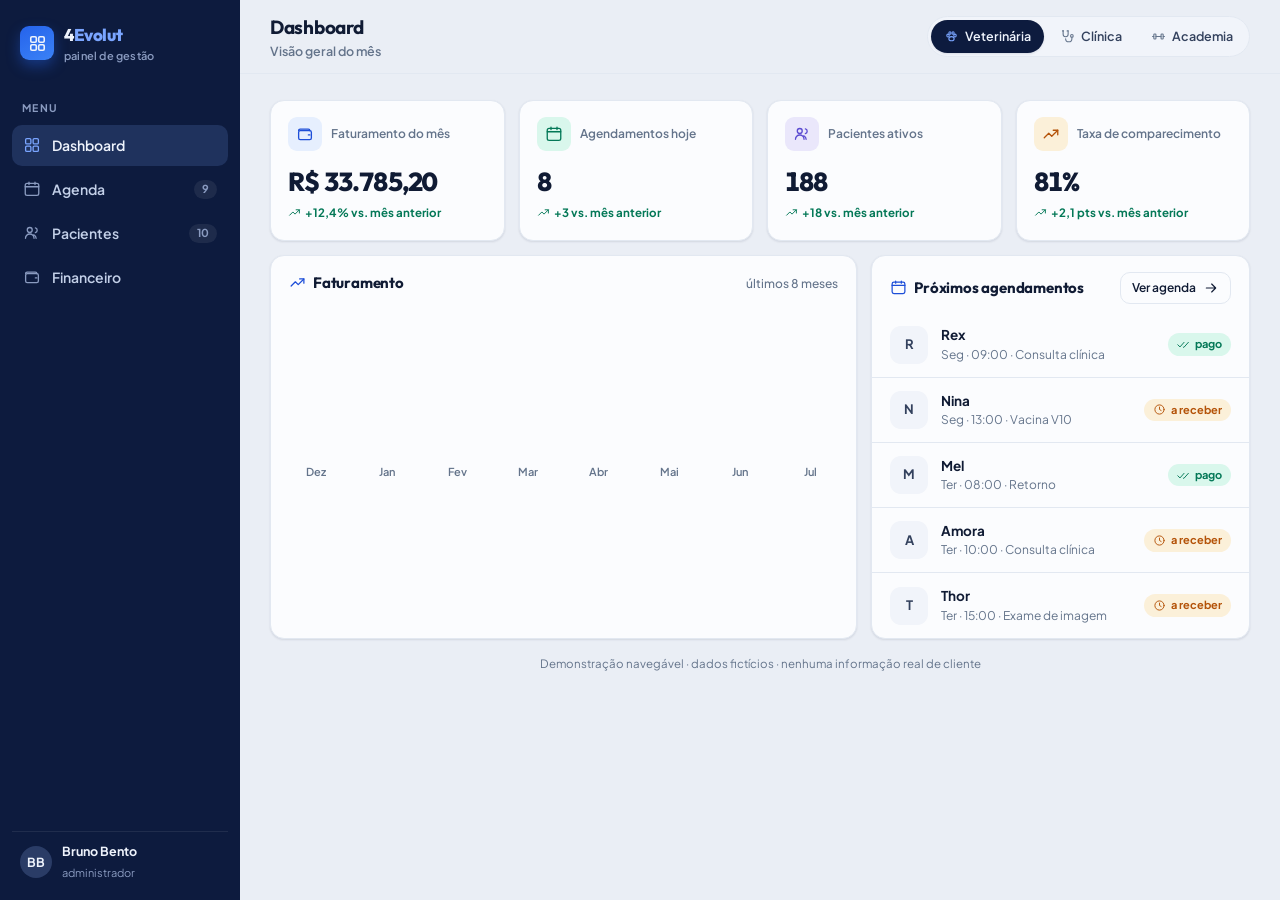
<file: demos/gestao/index.html>
<!DOCTYPE html>
<html lang="pt-BR">
<head>
<meta charset="utf-8">
<meta name="viewport" content="width=device-width, initial-scale=1, viewport-fit=cover">
<meta name="robots" content="noindex">
<title>4Evolut · Painel de gestão (demonstração)</title>
<meta name="description" content="Demonstração navegável de um painel de gestão multi-segmento: agenda, clientes e financeiro. Dados fictícios, 100% no navegador.">
<link rel="icon" href="data:image/svg+xml,%3Csvg xmlns='http://www.w3.org/2000/svg' viewBox='0 0 100 100'%3E%3Crect width='100' height='100' rx='24' fill='%230d1b3e'/%3E%3Cpath d='M50 24 30 54h16l-4 22 24-32H50z' fill='%232563eb'/%3E%3C/svg%3E">
<link rel="preconnect" href="https://fonts.googleapis.com">
<link rel="preconnect" href="https://fonts.gstatic.com" crossorigin>
<link href="https://fonts.googleapis.com/css2?family=Outfit:wght@500;600;700;800&family=Plus+Jakarta+Sans:wght@400;500;600;700&display=swap" rel="stylesheet">
<style>
/* ============================================================================
   4Evolut · painel de gestão (DEMO). Product UI: crisp, denso, rápido.
   Regência: emil (motion com propósito, :active, skeleton) + impeccable-product
   (sem card aninhado, tabela com divide-y, contraste AA, cards 14px).
   Animação: só transform/opacity, ease-out custom, sem bounce, < 300ms.
   Nenhuma cor pura (preto/branco absolutos). Ícones: uma família SVG (estilo lucide).
   ========================================================================== */

:root{
  /* superfícies */
  --bg:        #eaeef5;
  --surface:   #fbfcfe;
  --surface-2: #f1f4fa;   /* fills, hover de linha, base do skeleton */
  --navy:      #0d1b3e;   /* sidebar, texto forte de marca */
  --navy-2:    #16264d;

  /* tinta */
  --ink:       #101b34;
  --ink-2:     #33415d;
  --muted:     #64748b;
  --line:      #e2e8f1;

  /* ação e status */
  --accent:      #2563eb;
  --accent-ink:  #1d4ed8;
  --accent-soft: #e6effe;
  --success:      #10b981;
  --success-ink:  #047857;
  --success-soft: #d9f7ec;
  --danger:      #e11d48;
  --danger-ink:  #be123c;
  --danger-soft: #fde4ea;
  --amber-ink:   #b45309;
  --amber-soft:  #fbf0d9;

  /* sidebar */
  --side-fg:      #c3d0e8;
  --side-fg-soft: #8a9bc0;
  --side-fg-on:   #eef3fc;

  /* raio, sombra, motion */
  --r-card: 14px;
  --r-sm:   10px;
  --r-pill: 999px;
  --sh-1: 0 1px 2px rgba(13,27,62,.06), 0 1px 3px rgba(13,27,62,.05);
  --sh-2: 0 12px 34px rgba(13,27,62,.14);
  --ease: cubic-bezier(.23,1,.32,1);   /* strong ease-out, sem bounce */
  --t: 160ms;
}

*,*::before,*::after{box-sizing:border-box;}
html,body{height:100%;}
body{
  margin:0;
  background:var(--bg);
  color:var(--ink);
  font-family:'Plus Jakarta Sans',system-ui,-apple-system,'Segoe UI',sans-serif;
  font-size:14px;
  line-height:1.5;
  -webkit-font-smoothing:antialiased;
}
h1,h2,h3,h4,p{margin:0;}
button{font:inherit;color:inherit;}
.ico{width:1em;height:1em;display:inline-block;fill:none;stroke:currentColor;stroke-width:1.75;stroke-linecap:round;stroke-linejoin:round;vertical-align:-.14em;flex-shrink:0;}
:where(button,a,input,select):focus-visible{outline:2px solid var(--accent-ink);outline-offset:2px;border-radius:4px;}

/* ── shell ────────────────────────────────────────────────────────────────── */
.app{display:grid;grid-template-columns:240px 1fr;min-height:100dvh;}

.side{
  background:var(--navy);
  color:var(--side-fg);
  display:flex;flex-direction:column;
  padding:16px 12px;
  position:sticky;top:0;height:100dvh;
}
.brand{display:flex;align-items:center;gap:10px;padding:6px 8px 18px;}
.brand__mark{width:34px;height:34px;border-radius:9px;background:linear-gradient(150deg,var(--accent),#3b82f6);
  display:grid;place-items:center;color:var(--side-fg-on);font-size:19px;flex-shrink:0;box-shadow:0 6px 14px rgba(37,99,235,.4);}
.brand__name{font-family:'Outfit',sans-serif;font-weight:800;font-size:17px;letter-spacing:-.4px;color:var(--side-fg-on);}
.brand__name b{color:#7aa5ff;font-weight:800;}
.brand__sub{font-size:11px;color:var(--side-fg-soft);font-weight:600;letter-spacing:.2px;}

.nav{display:flex;flex-direction:column;gap:3px;margin-top:6px;}
.nav__cap{font-size:10.5px;text-transform:uppercase;letter-spacing:1.4px;color:var(--side-fg-soft);font-weight:700;padding:12px 10px 6px;}
.nav__item{
  display:flex;align-items:center;gap:11px;
  padding:10px 11px;border-radius:var(--r-sm);
  color:var(--side-fg);background:transparent;border:0;width:100%;text-align:left;cursor:pointer;
  font-weight:600;font-size:14px;
  transition:background var(--t) ease,color var(--t) ease;
}
.nav__item .ico{font-size:18px;color:var(--side-fg-soft);transition:color var(--t) ease;}
.nav__item:hover{background:rgba(255,255,255,.055);color:var(--side-fg-on);}
.nav__item:active{transform:scale(.985);}
.nav__item[aria-current="page"]{background:rgba(122,165,255,.16);color:var(--side-fg-on);}
.nav__item[aria-current="page"] .ico{color:#7aa5ff;}
.nav__count{margin-left:auto;font-size:11px;font-weight:700;color:var(--side-fg-soft);
  background:rgba(255,255,255,.07);padding:1px 8px;border-radius:var(--r-pill);}
.nav__item[aria-current="page"] .nav__count{color:#7aa5ff;background:rgba(122,165,255,.14);}

.side__foot{margin-top:auto;display:flex;align-items:center;gap:10px;padding:10px 8px 2px;border-top:1px solid rgba(255,255,255,.08);}
.side__avatar{width:32px;height:32px;border-radius:50%;background:#2a3c66;color:var(--side-fg-on);
  display:grid;place-items:center;font-weight:700;font-size:12.5px;flex-shrink:0;}
.side__who b{color:var(--side-fg-on);font-size:12.5px;display:block;font-weight:700;}
.side__who span{font-size:11px;color:var(--side-fg-soft);}

/* ── main ─────────────────────────────────────────────────────────────────── */
.main{display:flex;flex-direction:column;min-width:0;}
.topbar{
  position:sticky;top:0;z-index:20;
  display:flex;align-items:center;gap:14px;flex-wrap:wrap;
  padding:13px clamp(16px,3vw,30px);
  background:rgba(234,238,245,.86);backdrop-filter:blur(8px);
  border-bottom:1px solid var(--line);
}
.topbar__title{font-family:'Outfit',sans-serif;font-weight:700;font-size:19px;letter-spacing:-.3px;}
.topbar__crumb{font-size:12.5px;color:var(--muted);font-weight:600;}
.seg{display:flex;gap:3px;margin-left:auto;background:var(--surface-2);padding:3px;border-radius:var(--r-pill);border:1px solid var(--line);}
.seg__btn{display:inline-flex;align-items:center;gap:6px;border:0;background:transparent;cursor:pointer;
  padding:7px 13px;border-radius:var(--r-pill);font-weight:600;font-size:12.5px;color:var(--ink-2);
  transition:background var(--t) ease,color var(--t) ease;white-space:nowrap;}
.seg__btn .ico{font-size:15px;color:var(--muted);}
.seg__btn:hover{color:var(--ink);}
.seg__btn:active{transform:scale(.97);}
.seg__btn[aria-pressed="true"]{background:var(--navy);color:var(--side-fg-on);box-shadow:var(--sh-1);}
.seg__btn[aria-pressed="true"] .ico{color:#7aa5ff;}

.content{padding:clamp(16px,2.4vw,26px) clamp(16px,3vw,30px);max-width:1180px;width:100%;}

/* view enter (opacity + translateY, < 300ms) */
.view{animation:viewIn 240ms var(--ease) both;}
@keyframes viewIn{from{opacity:0;transform:translateY(8px);}}

/* ── cards / grid ───────────────────────────────────────────────────────────
   sem card aninhado: todo card é filho direto de .grid/.content. */
.grid{display:grid;gap:14px;}
.card{background:var(--surface);border:1px solid var(--line);border-radius:var(--r-card);box-shadow:var(--sh-1);}
.card__head{display:flex;align-items:center;gap:10px;padding:16px 18px 0;}
.card__title{font-family:'Outfit',sans-serif;font-weight:700;font-size:15px;letter-spacing:-.2px;}
.card__title .ico{font-size:17px;color:var(--accent-ink);vertical-align:-.18em;margin-right:7px;}
.card__sub{font-size:12px;color:var(--muted);font-weight:500;}
.card__act{margin-left:auto;}

/* KPIs */
.kpis{display:grid;grid-template-columns:repeat(4,1fr);gap:14px;}
.kpi{padding:16px 17px;}
.kpi__top{display:flex;align-items:center;gap:9px;}
.kpi__ico{width:34px;height:34px;border-radius:9px;display:grid;place-items:center;font-size:18px;flex-shrink:0;}
.kpi__label{font-size:12px;color:var(--muted);font-weight:600;}
.kpi__val{font-family:'Outfit',sans-serif;font-weight:800;font-size:26px;letter-spacing:-.8px;margin-top:11px;color:var(--ink);font-variant-numeric:tabular-nums;}
.kpi__delta{font-size:11.5px;font-weight:700;margin-top:3px;display:inline-flex;align-items:center;gap:4px;}
.kpi__delta .ico{font-size:13px;}
.up{color:var(--success-ink);}
.down{color:var(--danger-ink);}

/* chart (barras, crescem com scaleY) */
.chart{padding:6px 18px 18px;}
.bars{display:flex;align-items:flex-end;gap:clamp(6px,1.4vw,16px);height:180px;padding-top:16px;}
.bar{flex:1;display:flex;flex-direction:column;align-items:center;gap:8px;height:100%;justify-content:flex-end;}
.bar__col{width:100%;max-width:46px;border-radius:7px 7px 3px 3px;background:linear-gradient(180deg,#3b82f6,var(--accent));
  transform:scaleY(0);transform-origin:bottom;animation:barGrow 520ms var(--ease) both;position:relative;cursor:default;}
.bar:last-child .bar__col{background:linear-gradient(180deg,#34d399,var(--success));}
.bar__col:hover .bar__tip{opacity:1;transform:translate(-50%,-6px);}
.bar__tip{position:absolute;bottom:100%;left:50%;transform:translate(-50%,0);opacity:0;pointer-events:none;
  background:var(--navy);color:var(--side-fg-on);font-size:11px;font-weight:700;padding:5px 9px;border-radius:7px;
  white-space:nowrap;transition:opacity var(--t) ease,transform var(--t) var(--ease);box-shadow:var(--sh-2);}
.bar__lab{font-size:11px;color:var(--muted);font-weight:600;}
@keyframes barGrow{from{transform:scaleY(0);}}

/* listas / tabelas com divide-y */
.rows{display:flex;flex-direction:column;}
.row{display:flex;align-items:center;gap:13px;padding:13px 18px;border-top:1px solid var(--line);
  transition:background var(--t) ease;text-align:left;}
.rows>.row:first-child{border-top:0;}
.row--btn{width:100%;background:transparent;border-left:0;border-right:0;border-bottom:0;cursor:pointer;}
.row--btn:hover{background:var(--surface-2);}
.row--btn:active{transform:scale(.996);}
.row.is-active{background:var(--accent-soft);}
.avatar{width:38px;height:38px;border-radius:11px;display:grid;place-items:center;font-weight:700;font-size:13px;flex-shrink:0;
  background:var(--surface-2);color:var(--ink-2);}
.row__main{min-width:0;flex:1;}
.row__name{font-weight:700;font-size:13.5px;color:var(--ink);white-space:nowrap;overflow:hidden;text-overflow:ellipsis;}
.row__sub{font-size:12px;color:var(--muted);white-space:nowrap;overflow:hidden;text-overflow:ellipsis;}
.row__meta{margin-left:auto;text-align:right;flex-shrink:0;display:flex;align-items:center;gap:10px;}
.row__val{font-family:'Outfit',sans-serif;font-weight:700;font-size:13.5px;font-variant-numeric:tabular-nums;}

/* badges */
.badge{display:inline-flex;align-items:center;gap:5px;font-size:11px;font-weight:700;padding:3px 9px;border-radius:var(--r-pill);white-space:nowrap;}
.badge .ico{font-size:13px;}
.b-ok{background:var(--success-soft);color:var(--success-ink);}
.b-wait{background:var(--amber-soft);color:var(--amber-ink);}
.b-info{background:var(--accent-soft);color:var(--accent-ink);}
.b-mut{background:var(--surface-2);color:var(--ink-2);}

/* botões */
.btn{display:inline-flex;align-items:center;gap:7px;border:1px solid var(--line);background:var(--surface);
  color:var(--ink);font-weight:600;font-size:13px;padding:8px 14px;border-radius:var(--r-sm);cursor:pointer;
  transition:background var(--t) ease,border-color var(--t) ease,transform var(--t) var(--ease);}
.btn .ico{font-size:16px;}
.btn:hover{background:var(--surface-2);}
.btn:active{transform:scale(.97);}
.btn--pri{background:var(--accent);border-color:var(--accent);color:var(--side-fg-on);box-shadow:0 6px 14px rgba(37,99,235,.28);}
.btn--pri:hover{background:var(--accent-ink);}
.btn--sm{padding:6px 11px;font-size:12px;}

/* toolbar de busca / filtro */
.toolbar{display:flex;align-items:center;gap:10px;flex-wrap:wrap;padding:14px 18px;border-bottom:1px solid var(--line);}
.field{display:flex;align-items:center;gap:8px;background:var(--surface-2);border:1px solid var(--line);border-radius:var(--r-sm);
  padding:8px 12px;flex:1;min-width:180px;transition:border-color var(--t) ease,background var(--t) ease;}
.field:focus-within{border-color:var(--accent);background:var(--surface);}
.field .ico{font-size:17px;color:var(--muted);flex-shrink:0;}
.field input{border:0;background:transparent;outline:0;flex:1;font:inherit;font-size:14px;color:var(--ink);min-width:0;}
.field input::placeholder{color:#9aa6bb;}
select.sel{border:1px solid var(--line);background:var(--surface);border-radius:var(--r-sm);padding:8px 12px;font:inherit;
  font-size:13px;font-weight:600;color:var(--ink);cursor:pointer;}

/* segmented toggle (semana/dia) */
.tabs{display:inline-flex;gap:2px;background:var(--surface-2);border:1px solid var(--line);padding:3px;border-radius:var(--r-sm);}
.tabs button{border:0;background:transparent;cursor:pointer;padding:6px 14px;border-radius:7px;font-weight:600;font-size:12.5px;color:var(--ink-2);
  transition:background var(--t) ease,color var(--t) ease;}
.tabs button:active{transform:scale(.97);}
.tabs button[aria-pressed="true"]{background:var(--surface);color:var(--ink);box-shadow:var(--sh-1);}

/* agenda grid */
.cal{overflow:auto;padding:6px 6px 10px;}
.cal__grid{display:grid;grid-template-columns:56px repeat(6,minmax(112px,1fr));min-width:720px;}
.cal__h{position:sticky;top:0;background:var(--surface);padding:10px 8px;text-align:center;font-weight:700;font-size:12px;
  border-bottom:1px solid var(--line);z-index:2;}
.cal__h span{display:block;font-size:10.5px;color:var(--muted);font-weight:600;}
.cal__h--today{color:var(--accent-ink);}
.cal__t{font-size:11px;color:var(--muted);font-weight:600;padding:8px;text-align:right;border-bottom:1px solid var(--line);border-right:1px solid var(--line);}
.cell{border-bottom:1px solid var(--line);border-right:1px solid var(--line);min-height:52px;padding:4px;position:relative;
  cursor:pointer;transition:background var(--t) ease;}
.cell:hover{background:var(--surface-2);}
.cell:hover .cell__add{opacity:1;}
.cell__add{position:absolute;inset:4px;border:1px dashed #b9c6dd;border-radius:8px;display:grid;place-items:center;
  color:var(--accent-ink);font-size:16px;opacity:0;transition:opacity var(--t) ease;pointer-events:none;}
.appt{border:0;width:100%;text-align:left;cursor:pointer;border-radius:8px;padding:6px 8px;margin-bottom:3px;
  background:var(--accent-soft);color:var(--accent-ink);transition:transform var(--t) var(--ease),box-shadow var(--t) ease;
  animation:apptIn 220ms var(--ease) both;}
.appt:hover{box-shadow:var(--sh-1);}
.appt:active{transform:scale(.97);}
.appt.paid{background:var(--success-soft);color:var(--success-ink);}
.appt__t{font-size:10.5px;font-weight:700;opacity:.85;}
.appt__n{font-size:12px;font-weight:700;white-space:nowrap;overflow:hidden;text-overflow:ellipsis;}
.appt__s{font-size:10.5px;font-weight:600;opacity:.8;white-space:nowrap;overflow:hidden;text-overflow:ellipsis;}
.appt__pay{display:inline-flex;align-items:center;gap:3px;margin-top:2px;font-size:10px;font-weight:700;}
.appt__pay .ico{font-size:12px;}
@keyframes apptIn{from{opacity:0;transform:scale(.94);}}

.cal__legend{display:flex;gap:16px;flex-wrap:wrap;padding:12px 18px;border-top:1px solid var(--line);font-size:12px;color:var(--muted);font-weight:600;}
.dotlg{display:inline-flex;align-items:center;gap:6px;}
.dotlg i{width:11px;height:11px;border-radius:4px;display:inline-block;}

/* dia view */
.dayhead{display:flex;align-items:center;gap:10px;padding:14px 18px;border-bottom:1px solid var(--line);}
.dayhead h3{font-family:'Outfit',sans-serif;font-size:15px;font-weight:700;}

/* financeiro table */
.ftable{width:100%;}
.ft__row{display:grid;grid-template-columns:74px 1fr 120px 116px 116px;align-items:center;gap:12px;
  padding:11px 18px;border-top:1px solid var(--line);font-size:13px;}
.rows>.ft__row:first-child{border-top:0;}
.ft__head{font-size:11px;text-transform:uppercase;letter-spacing:.6px;color:var(--muted);font-weight:700;background:var(--surface-2);border-radius:0;}
.ft__date{color:var(--muted);font-weight:600;font-variant-numeric:tabular-nums;}
.ft__desc b{font-weight:700;display:block;color:var(--ink);}
.ft__desc span{font-size:11.5px;color:var(--muted);}
.ft__amt{text-align:right;font-family:'Outfit',sans-serif;font-weight:700;font-variant-numeric:tabular-nums;}
.ft__bal{text-align:right;font-weight:600;color:var(--ink-2);font-variant-numeric:tabular-nums;}
.amt-in{color:var(--success-ink);}
.amt-out{color:var(--danger-ink);}

/* mini-detalhe do cliente */
.detail__head{display:flex;align-items:center;gap:12px;padding:18px;border-bottom:1px solid var(--line);}
.detail__av{width:48px;height:48px;border-radius:13px;display:grid;place-items:center;font-weight:800;font-size:16px;
  background:var(--accent-soft);color:var(--accent-ink);flex-shrink:0;}
.detail__name{font-family:'Outfit',sans-serif;font-weight:700;font-size:17px;letter-spacing:-.2px;}
.detail__sub{font-size:12.5px;color:var(--muted);font-weight:600;}
.detail__stats{display:grid;grid-template-columns:1fr 1fr;gap:1px;background:var(--line);}
.detail__stat{background:var(--surface);padding:14px 18px;}
.detail__stat b{font-family:'Outfit',sans-serif;font-size:19px;font-weight:700;display:block;letter-spacing:-.4px;}
.detail__stat span{font-size:11.5px;color:var(--muted);font-weight:600;}
.detail__list{padding:6px 0;}
.dl{display:flex;align-items:center;gap:10px;padding:9px 18px;font-size:12.5px;}
.dl .ico{font-size:16px;color:var(--muted);}
.dl b{margin-left:auto;font-weight:700;color:var(--ink-2);}
.detail__empty{padding:44px 18px;text-align:center;color:var(--muted);}
.detail__empty .ico{font-size:30px;opacity:.5;}
.detail__empty p{margin-top:10px;font-size:13px;font-weight:600;}

/* empty state */
.empty{padding:46px 24px;text-align:center;}
.empty__ico{width:56px;height:56px;border-radius:16px;background:var(--surface-2);color:var(--muted);
  display:grid;place-items:center;font-size:26px;margin:0 auto 14px;}
.empty h4{font-family:'Outfit',sans-serif;font-size:15px;font-weight:700;}
.empty p{font-size:13px;color:var(--muted);margin-top:5px;max-width:320px;margin-inline:auto;}

/* skeleton (só opacity/transform na animação) */
.sk{background:var(--surface-2);border-radius:7px;position:relative;overflow:hidden;}
.sk::after{content:"";position:absolute;inset:0;transform:translateX(-100%);
  background:linear-gradient(90deg,transparent,rgba(255,255,255,.6),transparent);animation:shimmer 1.25s infinite;}
.sk-line{height:11px;}
.sk-chip{width:38px;height:38px;border-radius:11px;flex-shrink:0;}
@keyframes shimmer{100%{transform:translateX(100%);}}

.sr-only{position:absolute;width:1px;height:1px;padding:0;margin:-1px;overflow:hidden;clip-path:inset(50%);white-space:nowrap;}
.foot-note{padding:16px 4px 6px;font-size:11.5px;color:var(--muted);text-align:center;}

/* responsivo */
@media (max-width:960px){
  .app{grid-template-columns:64px 1fr;}
  .brand__name,.brand__sub,.nav__cap,.nav__item span.lbl,.nav__count,.side__who{display:none;}
  .brand{justify-content:center;padding:6px 0 16px;}
  .nav__item{justify-content:center;padding:12px 0;}
  .side__foot{justify-content:center;}
  .kpis{grid-template-columns:repeat(2,1fr);}
}
@media (max-width:620px){
  .kpis{grid-template-columns:repeat(2,1fr);}
  .ft__row{grid-template-columns:1fr auto;}
  .ft__date,.ft__bal{display:none;}
  .seg__btn span{display:none;}
}

@media (prefers-reduced-motion:reduce){
  *,*::before,*::after{animation-duration:.01ms!important;animation-iteration-count:1!important;transition-duration:.01ms!important;}
  .view{animation:none;}
  .btn:active,.appt:active,.nav__item:active,.seg__btn:active,.row--btn:active,.tabs button:active{transform:none;}
}

/* ── mobile real (<=720px): sidebar vira barra inferior, 1 coluna, alvos 44px ──
   Aberto em tela cheia no celular. min-height:100dvh no shell (nada de h-screen),
   grid (não flex-math), inputs 16px (sem zoom iOS), safe-area na barra inferior. */
@media (max-width:720px){
  .app{grid-template-columns:1fr;}

  /* a navegação sai da lateral e vira uma barra inferior fixa (tab bar) */
  .side{
    position:fixed;left:0;right:0;bottom:0;top:auto;
    height:auto;flex-direction:row;align-items:stretch;gap:2px;z-index:60;
    padding:6px 6px calc(6px + env(safe-area-inset-bottom));
    border-top:1px solid rgba(255,255,255,.09);
  }
  .brand,.nav__cap,.side__foot{display:none;}
  .nav{flex-direction:row;flex:1;gap:2px;margin:0;}
  .app .nav__item{
    flex:1;flex-direction:column;justify-content:center;gap:3px;text-align:center;
    padding:7px 4px;min-height:52px;border-radius:10px;
  }
  .app .nav__item .lbl{display:block;font-size:11px;font-weight:600;}
  .app .nav__item .ico{font-size:21px;}
  .nav__count{display:none;}

  /* conteúdo em 1 coluna; espaço pra barra inferior não cobrir nada */
  .main{min-width:0;}
  .content{max-width:none;padding:16px 14px calc(76px + env(safe-area-inset-bottom));}
  .content .grid{grid-template-columns:1fr !important;}
  .kpis{grid-template-columns:repeat(2,1fr);}
  .kpi__val{font-size:22px;}
  .topbar{padding:12px 14px;}
  .topbar__title{font-size:17px;}

  /* alvos de toque >=44px e inputs/selects a 16px (evita zoom no iOS) */
  .btn,.seg__btn,.tabs button,.sel{min-height:44px;}
  .field{min-height:44px;}
  .field input,.sel{font-size:16px;}

  /* financeiro: reflow em 2 colunas (data e saldo saem, valor fica) */
  .ft__row{grid-template-columns:1fr auto;}
  .ft__head{font-size:10.5px;}
  .ft__date,.ft__bal{display:none;}
}
</style>
</head>
<body>

<!-- família única de ícones: SVG de linha (viewBox 24, stroke 1.75), estilo lucide -->
<svg width="0" height="0" aria-hidden="true" focusable="false" style="position:absolute">
<defs>
<symbol id="i-grid" viewBox="0 0 24 24"><rect x="3.5" y="3.5" width="7" height="7" rx="1.6"/><rect x="13.5" y="3.5" width="7" height="7" rx="1.6"/><rect x="3.5" y="13.5" width="7" height="7" rx="1.6"/><rect x="13.5" y="13.5" width="7" height="7" rx="1.6"/></symbol>
<symbol id="i-calendar" viewBox="0 0 24 24"><rect x="3" y="4.5" width="18" height="16" rx="2.5"/><path d="M3 9h18M8 3v3M16 3v3"/></symbol>
<symbol id="i-users" viewBox="0 0 24 24"><circle cx="9" cy="8" r="3.3"/><path d="M3.3 19a5.7 5.7 0 0111.4 0M16.5 5.3a3.2 3.2 0 010 6.2M17.5 19a5.4 5.4 0 00-3-4.7"/></symbol>
<symbol id="i-wallet" viewBox="0 0 24 24"><path d="M3.5 7.5A2 2 0 015.5 5.5h11a2 2 0 012 2"/><rect x="3.5" y="7.5" width="17" height="12" rx="2.2"/><path d="M16.5 13.2h2"/></symbol>
<symbol id="i-search" viewBox="0 0 24 24"><circle cx="11" cy="11" r="6.5"/><path d="M20 20l-3.7-3.7"/></symbol>
<symbol id="i-plus" viewBox="0 0 24 24"><path d="M12 5v14M5 12h14"/></symbol>
<symbol id="i-check" viewBox="0 0 24 24"><path d="M4 12.5l5 5 11-11"/></symbol>
<symbol id="i-check2" viewBox="0 0 24 24"><path d="M1.5 12.5l4 4 7.5-8.5M11.5 16.5l1 1 8.5-9.5"/></symbol>
<symbol id="i-x" viewBox="0 0 24 24"><path d="M6 6l12 12M18 6 6 18"/></symbol>
<symbol id="i-clock" viewBox="0 0 24 24"><circle cx="12" cy="12" r="8.5"/><path d="M12 7.5v4.5l3 1.8"/></symbol>
<symbol id="i-trend" viewBox="0 0 24 24"><path d="M3 17l6-6 4 4 8-8"/><path d="M15 7h6v6"/></symbol>
<symbol id="i-phone" viewBox="0 0 24 24"><path d="M6.8 3.5H10l1.6 4.2-2.1 1.5a11.5 11.5 0 005.3 5.3l1.5-2.1 4.2 1.6v3.2a1.6 1.6 0 01-1.7 1.6A16.6 16.6 0 015.2 6.7 1.6 1.6 0 016.8 3.5z"/></symbol>
<symbol id="i-mail" viewBox="0 0 24 24"><rect x="3" y="5.5" width="18" height="13" rx="2.2"/><path d="M4 7.5l8 5.5 8-5.5"/></symbol>
<symbol id="i-tag" viewBox="0 0 24 24"><path d="M3.5 12.6V4.8a1.3 1.3 0 011.3-1.3h7.8l7.6 7.6a1.4 1.4 0 010 2l-6.6 6.6a1.4 1.4 0 01-2 0L3.5 12.6z"/><circle cx="8" cy="8" r="1.4"/></symbol>
<symbol id="i-calplus" viewBox="0 0 24 24"><path d="M3 9h18M8 3v3M16 3v3"/><path d="M20.5 20.5v-11a2.5 2.5 0 00-2.5-2.5H6a2.5 2.5 0 00-2.5 2.5V18A2.5 2.5 0 006 20.5h6"/><path d="M16.5 18h5M19 15.5v5"/></symbol>
<symbol id="i-arrow" viewBox="0 0 24 24"><path d="M5 12h14M13 6l6 6-6 6"/></symbol>
<symbol id="i-chevL" viewBox="0 0 24 24"><path d="M15 6l-6 6 6 6"/></symbol>
<symbol id="i-chevR" viewBox="0 0 24 24"><path d="M9 6l6 6-6 6"/></symbol>
<symbol id="i-inbox" viewBox="0 0 24 24"><path d="M3.5 13.5L6 5.5a2 2 0 011.9-1.4h8.2A2 2 0 0118 5.5l2.5 8v4A1.5 1.5 0 0119 19H5a1.5 1.5 0 01-1.5-1.5z"/><path d="M3.5 13.5H8a1 1 0 011 1 2 2 0 004 0 1 1 0 011-1h4.5"/></symbol>
<symbol id="i-logout" viewBox="0 0 24 24"><path d="M14 4.5H6.5A1.5 1.5 0 005 6v12a1.5 1.5 0 001.5 1.5H14"/><path d="M16.5 8.5 20 12l-3.5 3.5M20 12H9.5"/></symbol>
<symbol id="i-paw" viewBox="0 0 24 24"><ellipse cx="12" cy="15.5" rx="4.2" ry="3.3"/><ellipse cx="6.4" cy="10.5" rx="1.9" ry="2.3"/><ellipse cx="17.6" cy="10.5" rx="1.9" ry="2.3"/><ellipse cx="9.5" cy="6.4" rx="1.7" ry="2.1"/><ellipse cx="14.5" cy="6.4" rx="1.7" ry="2.1"/></symbol>
<symbol id="i-steth" viewBox="0 0 24 24"><path d="M5 3v5.5a4 4 0 008 0V3"/><path d="M4 3h1.6M11.4 3H13"/><path d="M9 15.5a5 5 0 0010 0v-2.2"/><circle cx="19" cy="11" r="2.1"/></symbol>
<symbol id="i-dumb" viewBox="0 0 24 24"><path d="M2.5 12h2M19.5 12h2"/><rect x="4.5" y="8" width="3.4" height="8" rx="1.2"/><rect x="16.1" y="8" width="3.4" height="8" rx="1.2"/><path d="M7.9 12h8.2"/></symbol>
<symbol id="i-sun" viewBox="0 0 24 24"><circle cx="12" cy="12" r="4.2"/><path d="M12 2.5v2.5M12 19v2.5M2.5 12H5M19 12h2.5M5 5l1.8 1.8M17.2 17.2 19 19M19 5l-1.8 1.8M6.8 17.2 5 19"/></symbol>
</defs>
</svg>

<div class="app">
  <!-- ── sidebar ── -->
  <aside class="side">
    <div class="brand">
      <div class="brand__mark"><svg class="ico" style="stroke-width:2"><use href="#i-grid"/></svg></div>
      <div>
        <div class="brand__name">4<b>Evolut</b></div>
        <div class="brand__sub">painel de gestão</div>
      </div>
    </div>
    <nav class="nav" id="nav" aria-label="Seções"></nav>
    <div class="side__foot">
      <div class="side__avatar">BB</div>
      <div class="side__who"><b>Bruno Bento</b><span>administrador</span></div>
    </div>
  </aside>

  <!-- ── main ── -->
  <div class="main">
    <header class="topbar">
      <div>
        <div class="topbar__title" id="viewTitle">Dashboard</div>
        <div class="topbar__crumb" id="viewCrumb">Visão geral do mês</div>
      </div>
      <div class="seg" id="seg" role="group" aria-label="Trocar segmento"></div>
    </header>
    <main class="content" id="content" aria-live="polite"></main>
  </div>
</div>

<script>
/* ============================================================================
   Estado + dados mock (arrays JS, 100% client-side, nomes PT-BR plausíveis,
   valores tipo R$ 1.240,00). "4Evolut" é liberado pelo dono como propaganda.
   ========================================================================== */
"use strict";

const BRL = v => new Intl.NumberFormat('pt-BR',{style:'currency',currency:'BRL'}).format(v);
const INT = v => new Intl.NumberFormat('pt-BR').format(v);
const ini = nome => nome.split(' ').filter(Boolean).slice(0,2).map(w=>w[0]).join('').toUpperCase();
const el = (html)=>{const t=document.createElement('template');t.innerHTML=html.trim();return t.content.firstElementChild;};

const DIAS = ['Seg','Ter','Qua','Qui','Sex','Sáb'];
const DATAS = ['20/07','21/07','22/07','23/07','24/07','25/07'];
const HORAS = ['08:00','09:00','10:00','11:00','13:00','14:00','15:00','16:00','17:00'];
const TODAY = 1; // Ter destacado

/* --- três segmentos, cada um com seu vocabulário e seus dados --- */
const SEG = {
  vet:{
    nome:'Veterinária', icon:'i-paw', clientes:'Pacientes', clienteSing:'paciente',
    kpi:{fat:38420, ag:9, cli:214, comp:92},
    delta:{fat:'+12,4%', ag:'+3', cli:'+18', comp:'+2,1 pts'},
    revenue:[26800,28200,25900,31100,29800,33400,36200,38420],
    servicos:[
      {nome:'Consulta clínica', valor:140},
      {nome:'Vacina V10', valor:95},
      {nome:'Banho e tosa', valor:80},
      {nome:'Retorno', valor:70},
      {nome:'Exame de imagem', valor:210},
      {nome:'Castração', valor:480},
    ],
    lista:[
      {nome:'Rex', sub:'Golden Retriever · tutor Mariana Alves', fone:'(17) 99812-4405', mail:'mariana.alves@gmail.com', tag:'Vacina em dia', desde:'Mar 2024', visitas:14, ticket:150},
      {nome:'Mel', sub:'SRD · tutor Carlos Eduardo Souza', fone:'(17) 99640-1187', mail:'cadu.souza@gmail.com', tag:'Retorno', desde:'Jun 2023', visitas:9, ticket:118},
      {nome:'Thor', sub:'Bulldog Francês · tutor Fernanda Lima', fone:'(17) 99521-7788', mail:'fer.lima@outlook.com', desde:'Set 2024', visitas:6, ticket:210},
      {nome:'Nina', sub:'Poodle · tutor Roberto Nunes', fone:'(17) 99433-2910', mail:'roberto.nunes@gmail.com', tag:'Vacina em dia', desde:'Fev 2022', visitas:22, ticket:96},
      {nome:'Amora', sub:'Gato Siamês · tutor Juliana Prado', fone:'(17) 99188-6521', mail:'ju.prado@gmail.com', desde:'Nov 2024', visitas:4, ticket:140},
      {nome:'Bidu', sub:'Beagle · tutor Anderson Ribeiro', fone:'(17) 99702-3348', mail:'anderson.r@gmail.com', desde:'Jan 2025', visitas:3, ticket:80},
      {nome:'Fiona', sub:'Shih Tzu · tutor Patrícia Gomes', fone:'(17) 99356-4407', mail:'patricia.gomes@gmail.com', tag:'Retorno', desde:'Ago 2023', visitas:11, ticket:80},
      {nome:'Simba', sub:'Gato SRD · tutor Marcelo Tavares', fone:'(17) 99214-9980', mail:'m.tavares@gmail.com', desde:'Out 2024', visitas:5, ticket:140},
      {nome:'Luna', sub:'Border Collie · tutor Camila Ferraz', fone:'(17) 99887-1203', mail:'camila.ferraz@gmail.com', desde:'Abr 2024', visitas:7, ticket:210},
      {nome:'Pingo', sub:'SRD · tutor Eduardo Batista', fone:'(17) 99540-7712', mail:'edu.batista@gmail.com', desde:'Dez 2023', visitas:8, ticket:95},
    ],
    agenda:[
      {dia:0,h:1,nome:'Rex',serv:'Consulta clínica',valor:140,pago:true},
      {dia:0,h:4,nome:'Nina',serv:'Vacina V10',valor:95,pago:false},
      {dia:1,h:0,nome:'Mel',serv:'Retorno',valor:70,pago:true},
      {dia:1,h:2,nome:'Amora',serv:'Consulta clínica',valor:140,pago:false},
      {dia:1,h:6,nome:'Thor',serv:'Exame de imagem',valor:210,pago:false},
      {dia:2,h:3,nome:'Fiona',serv:'Banho e tosa',valor:80,pago:true},
      {dia:3,h:1,nome:'Luna',serv:'Castração',valor:480,pago:false},
      {dia:4,h:5,nome:'Pingo',serv:'Vacina V10',valor:95,pago:true},
      {dia:5,h:2,nome:'Simba',serv:'Consulta clínica',valor:140,pago:false},
    ],
    fin:{
      '2026-07':[
        {data:'20/07',desc:'Consulta clínica',cli:'Rex · Mariana Alves',tipo:'in',valor:140},
        {data:'19/07',desc:'Castração',cli:'Luna · Camila Ferraz',tipo:'in',valor:480},
        {data:'18/07',desc:'Compra de vacinas',cli:'Fornecedor VetInsumos',tipo:'out',valor:1240},
        {data:'17/07',desc:'Banho e tosa',cli:'Fiona · Patrícia Gomes',tipo:'in',valor:80},
        {data:'15/07',desc:'Exame de imagem',cli:'Thor · Fernanda Lima',tipo:'in',valor:210},
        {data:'12/07',desc:'Conta de energia',cli:'Concessionária',tipo:'out',valor:684},
        {data:'10/07',desc:'Vacina V10',cli:'Pingo · Eduardo Batista',tipo:'in',valor:95},
        {data:'05/07',desc:'Salário auxiliar',cli:'Folha de pagamento',tipo:'out',valor:1850},
      ],
      '2026-06':[
        {data:'28/06',desc:'Consulta clínica',cli:'Amora · Juliana Prado',tipo:'in',valor:140},
        {data:'22/06',desc:'Pacote 4 consultas',cli:'Nina · Roberto Nunes',tipo:'in',valor:504},
        {data:'18/06',desc:'Aluguel do espaço',cli:'Imobiliária Central',tipo:'out',valor:2200},
        {data:'11/06',desc:'Banho e tosa',cli:'Mel · Carlos Eduardo',tipo:'in',valor:80},
        {data:'04/06',desc:'Material de limpeza',cli:'Fornecedor Higimax',tipo:'out',valor:320},
      ],
      '2026-05':[
        {data:'27/05',desc:'Castração',cli:'Bidu · Anderson Ribeiro',tipo:'in',valor:480},
        {data:'20/05',desc:'Consulta clínica',cli:'Simba · Marcelo Tavares',tipo:'in',valor:140},
        {data:'14/05',desc:'Conta de energia',cli:'Concessionária',tipo:'out',valor:612},
        {data:'06/05',desc:'Vacina V10',cli:'Rex · Mariana Alves',tipo:'in',valor:95},
      ],
    },
  },
  clinica:{
    nome:'Clínica', icon:'i-steth', clientes:'Pacientes', clienteSing:'paciente',
    kpi:{fat:52180, ag:12, cli:308, comp:88},
    delta:{fat:'+8,7%', ag:'+2', cli:'+24', comp:'-1,4 pts'},
    revenue:[41200,43800,40100,45900,47600,49200,50800,52180],
    servicos:[
      {nome:'Consulta',valor:220},
      {nome:'Retorno',valor:120},
      {nome:'Sessão de fisioterapia',valor:150},
      {nome:'Avaliação nutricional',valor:180},
      {nome:'Sessão de psicologia',valor:200},
    ],
    lista:[
      {nome:'Mariana Alves', sub:'Fisioterapia · convênio Unimed', fone:'(17) 99812-4405', mail:'mariana.alves@gmail.com', tag:'Retorno', desde:'Fev 2024', visitas:12, ticket:150},
      {nome:'Carlos Eduardo Souza', sub:'Nutrição · particular', fone:'(17) 99640-1187', mail:'cadu.souza@gmail.com', desde:'Jul 2023', visitas:8, ticket:180},
      {nome:'Fernanda Lima', sub:'Psicologia · particular', fone:'(17) 99521-7788', mail:'fer.lima@outlook.com', tag:'Sessão semanal', desde:'Set 2024', visitas:20, ticket:200},
      {nome:'Roberto Nunes', sub:'Consulta · convênio Bradesco', fone:'(17) 99433-2910', mail:'roberto.nunes@gmail.com', desde:'Mai 2022', visitas:15, ticket:220},
      {nome:'Juliana Prado', sub:'Nutrição · particular', fone:'(17) 99188-6521', mail:'ju.prado@gmail.com', desde:'Nov 2024', visitas:5, ticket:180},
      {nome:'Anderson Ribeiro', sub:'Fisioterapia · convênio Unimed', fone:'(17) 99702-3348', mail:'anderson.r@gmail.com', tag:'Retorno', desde:'Jan 2025', visitas:6, ticket:150},
      {nome:'Patrícia Gomes', sub:'Psicologia · particular', fone:'(17) 99356-4407', mail:'patricia.gomes@gmail.com', desde:'Ago 2023', visitas:18, ticket:200},
      {nome:'Marcelo Tavares', sub:'Consulta · particular', fone:'(17) 99214-9980', mail:'m.tavares@gmail.com', desde:'Out 2024', visitas:4, ticket:220},
      {nome:'Camila Ferraz', sub:'Nutrição · convênio SulAmérica', fone:'(17) 99887-1203', mail:'camila.ferraz@gmail.com', desde:'Abr 2024', visitas:9, ticket:180},
      {nome:'Eduardo Batista', sub:'Fisioterapia · particular', fone:'(17) 99540-7712', mail:'edu.batista@gmail.com', desde:'Dez 2023', visitas:11, ticket:150},
    ],
    agenda:[
      {dia:0,h:0,nome:'Mariana Alves',serv:'Sessão de fisioterapia',valor:150,pago:true},
      {dia:0,h:3,nome:'Juliana Prado',serv:'Avaliação nutricional',valor:180,pago:false},
      {dia:1,h:1,nome:'Fernanda Lima',serv:'Sessão de psicologia',valor:200,pago:true},
      {dia:1,h:4,nome:'Roberto Nunes',serv:'Consulta',valor:220,pago:false},
      {dia:2,h:2,nome:'Carlos Eduardo',serv:'Avaliação nutricional',valor:180,pago:true},
      {dia:2,h:6,nome:'Anderson Ribeiro',serv:'Sessão de fisioterapia',valor:150,pago:false},
      {dia:3,h:0,nome:'Patrícia Gomes',serv:'Sessão de psicologia',valor:200,pago:true},
      {dia:4,h:3,nome:'Marcelo Tavares',serv:'Consulta',valor:220,pago:false},
      {dia:5,h:1,nome:'Camila Ferraz',serv:'Retorno',valor:120,pago:true},
    ],
    fin:{
      '2026-07':[
        {data:'20/07',desc:'Consulta',cli:'Roberto Nunes',tipo:'in',valor:220},
        {data:'19/07',desc:'Sessão de psicologia',cli:'Fernanda Lima',tipo:'in',valor:200},
        {data:'18/07',desc:'Repasse convênio Unimed',cli:'Faturamento convênio',tipo:'in',valor:2840},
        {data:'16/07',desc:'Aluguel da sala',cli:'Imobiliária Central',tipo:'out',valor:2600},
        {data:'12/07',desc:'Avaliação nutricional',cli:'Juliana Prado',tipo:'in',valor:180},
        {data:'08/07',desc:'Software e sistema',cli:'Assinatura mensal',tipo:'out',valor:100},
        {data:'05/07',desc:'Salário recepção',cli:'Folha de pagamento',tipo:'out',valor:2100},
      ],
      '2026-06':[
        {data:'27/06',desc:'Sessão de fisioterapia',cli:'Mariana Alves',tipo:'in',valor:150},
        {data:'20/06',desc:'Pacote 8 sessões',cli:'Anderson Ribeiro',tipo:'in',valor:1120},
        {data:'15/06',desc:'Conta de energia',cli:'Concessionária',tipo:'out',valor:540},
        {data:'03/06',desc:'Consulta',cli:'Marcelo Tavares',tipo:'in',valor:220},
      ],
      '2026-05':[
        {data:'26/05',desc:'Repasse convênio Bradesco',cli:'Faturamento convênio',tipo:'in',valor:1960},
        {data:'19/05',desc:'Avaliação nutricional',cli:'Camila Ferraz',tipo:'in',valor:180},
        {data:'09/05',desc:'Material de escritório',cli:'Fornecedor Papelmix',tipo:'out',valor:280},
      ],
    },
  },
  academia:{
    nome:'Academia', icon:'i-dumb', clientes:'Alunos', clienteSing:'aluno',
    kpi:{fat:29760, ag:16, cli:412, comp:74},
    delta:{fat:'+15,2%', ag:'+5', cli:'+31', comp:'+4,3 pts'},
    revenue:[19800,21200,22600,23900,25400,26800,28100,29760],
    servicos:[
      {nome:'Aula de avaliação',valor:0},
      {nome:'Personal (hora)',valor:90},
      {nome:'Mensalidade plano mensal',valor:129},
      {nome:'Mensalidade plano trimestral',valor:329},
      {nome:'Aula experimental',valor:0},
    ],
    lista:[
      {nome:'Mariana Alves', sub:'Plano mensal · musculação', fone:'(17) 99812-4405', mail:'mariana.alves@gmail.com', tag:'Em dia', desde:'Fev 2024', visitas:48, ticket:129},
      {nome:'Carlos Eduardo Souza', sub:'Plano trimestral · crossfit', fone:'(17) 99640-1187', mail:'cadu.souza@gmail.com', desde:'Jul 2023', visitas:96, ticket:329},
      {nome:'Fernanda Lima', sub:'Personal · 2x semana', fone:'(17) 99521-7788', mail:'fer.lima@outlook.com', tag:'Personal', desde:'Set 2024', visitas:32, ticket:720},
      {nome:'Roberto Nunes', sub:'Plano mensal · musculação', fone:'(17) 99433-2910', mail:'roberto.nunes@gmail.com', tag:'Vence em 3 dias', desde:'Mai 2022', visitas:120, ticket:129},
      {nome:'Juliana Prado', sub:'Plano mensal · funcional', fone:'(17) 99188-6521', mail:'ju.prado@gmail.com', desde:'Nov 2024', visitas:18, ticket:129},
      {nome:'Anderson Ribeiro', sub:'Plano trimestral · musculação', fone:'(17) 99702-3348', mail:'anderson.r@gmail.com', desde:'Jan 2025', visitas:22, ticket:329},
      {nome:'Patrícia Gomes', sub:'Personal · 3x semana', fone:'(17) 99356-4407', mail:'patricia.gomes@gmail.com', tag:'Personal', desde:'Ago 2023', visitas:64, ticket:1080},
      {nome:'Marcelo Tavares', sub:'Plano mensal · musculação', fone:'(17) 99214-9980', mail:'m.tavares@gmail.com', desde:'Out 2024', visitas:14, ticket:129},
      {nome:'Camila Ferraz', sub:'Plano trimestral · funcional', fone:'(17) 99887-1203', mail:'camila.ferraz@gmail.com', desde:'Abr 2024', visitas:40, ticket:329},
      {nome:'Eduardo Batista', sub:'Plano mensal · crossfit', fone:'(17) 99540-7712', mail:'edu.batista@gmail.com', tag:'Em dia', desde:'Dez 2023', visitas:52, ticket:129},
    ],
    agenda:[
      {dia:0,h:2,nome:'Fernanda Lima',serv:'Personal (hora)',valor:90,pago:true},
      {dia:0,h:7,nome:'Mariana Alves',serv:'Aula de avaliação',valor:0,pago:true},
      {dia:1,h:0,nome:'Roberto Nunes',serv:'Aula experimental',valor:0,pago:false},
      {dia:1,h:5,nome:'Patrícia Gomes',serv:'Personal (hora)',valor:90,pago:true},
      {dia:2,h:1,nome:'Juliana Prado',serv:'Aula de avaliação',valor:0,pago:true},
      {dia:2,h:7,nome:'Eduardo Batista',serv:'Personal (hora)',valor:90,pago:false},
      {dia:3,h:3,nome:'Camila Ferraz',serv:'Aula de avaliação',valor:0,pago:true},
      {dia:4,h:2,nome:'Anderson Ribeiro',serv:'Personal (hora)',valor:90,pago:false},
      {dia:5,h:0,nome:'Marcelo Tavares',serv:'Aula experimental',valor:0,pago:false},
    ],
    fin:{
      '2026-07':[
        {data:'20/07',desc:'Mensalidade trimestral',cli:'Carlos Eduardo Souza',tipo:'in',valor:329},
        {data:'19/07',desc:'Personal (8 horas)',cli:'Patrícia Gomes',tipo:'in',valor:720},
        {data:'18/07',desc:'Mensalidade mensal',cli:'Mariana Alves',tipo:'in',valor:129},
        {data:'16/07',desc:'Manutenção de equipamentos',cli:'FitService',tipo:'out',valor:940},
        {data:'12/07',desc:'Mensalidade mensal',cli:'Eduardo Batista',tipo:'in',valor:129},
        {data:'07/07',desc:'Aluguel do galpão',cli:'Imobiliária Central',tipo:'out',valor:3200},
        {data:'05/07',desc:'Salário instrutores',cli:'Folha de pagamento',tipo:'out',valor:4200},
      ],
      '2026-06':[
        {data:'28/06',desc:'Mensalidade trimestral',cli:'Anderson Ribeiro',tipo:'in',valor:329},
        {data:'21/06',desc:'Personal (12 horas)',cli:'Patrícia Gomes',tipo:'in',valor:1080},
        {data:'14/06',desc:'Conta de energia',cli:'Concessionária',tipo:'out',valor:1420},
        {data:'02/06',desc:'Mensalidade mensal',cli:'Roberto Nunes',tipo:'in',valor:129},
      ],
      '2026-05':[
        {data:'25/05',desc:'Mensalidade trimestral',cli:'Camila Ferraz',tipo:'in',valor:329},
        {data:'18/05',desc:'Compra de anilhas',cli:'Fornecedor IronFit',tipo:'out',valor:1680},
        {data:'08/05',desc:'Mensalidade mensal',cli:'Juliana Prado',tipo:'in',valor:129},
      ],
    },
  },
};

const MESES = {'2026-07':'Julho 2026','2026-06':'Junho 2026','2026-05':'Maio 2026'};

/* --- estado vivo (mutável): agenda e seleção por segmento --- */
const state = {
  segKey:'vet',
  view:'dashboard',
  agenda:JSON.parse(JSON.stringify(SEG.vet.agenda)),
  agView:'semana',
  agDay:TODAY,
  selCli:null,
  busca:'',
  mes:'2026-07',
};
const data = () => SEG[state.segKey];

const content = document.getElementById('content');
const NAV = [
  {k:'dashboard', ic:'i-grid', lb:'Dashboard'},
  {k:'agenda', ic:'i-calendar', lb:'Agenda'},
  {k:'clientes', ic:'i-users', lb:'Clientes'},
  {k:'financeiro', ic:'i-wallet', lb:'Financeiro'},
];
const TITLES = {
  dashboard:['Dashboard','Visão geral do mês'],
  agenda:['Agenda','Semana de 20 a 25 de julho'],
  clientes:['{C}','Base de cadastros'],
  financeiro:['Financeiro','Entradas e saídas'],
};

/* ── navegação ─────────────────────────────────────────────────────────────── */
function renderNav(){
  const nav = document.getElementById('nav');
  const d = data();
  nav.innerHTML = '<div class="nav__cap">Menu</div>';
  NAV.forEach(n=>{
    const lb = n.k==='clientes' ? d.clientes : n.lb;
    const cnt = n.k==='clientes' ? d.lista.length : n.k==='agenda' ? state.agenda.length : '';
    const b = el(`<button class="nav__item" ${state.view===n.k?'aria-current="page"':''}>
      <svg class="ico"><use href="#${n.ic}"/></svg><span class="lbl">${lb}</span>
      ${cnt!==''?`<span class="nav__count">${cnt}</span>`:''}</button>`);
    b.onclick = ()=>go(n.k);
    nav.appendChild(b);
  });
}
function renderSeg(){
  const seg = document.getElementById('seg');
  seg.innerHTML='';
  Object.keys(SEG).forEach(k=>{
    const s = SEG[k];
    const b = el(`<button class="seg__btn" aria-pressed="${state.segKey===k}">
      <svg class="ico"><use href="#${s.icon}"/></svg><span>${s.nome}</span></button>`);
    b.onclick = ()=>switchSeg(k);
    seg.appendChild(b);
  });
}
function setTitle(){
  const [t,c] = TITLES[state.view];
  document.getElementById('viewTitle').textContent = t.replace('{C}', data().clientes);
  document.getElementById('viewCrumb').textContent = c;
}

function go(view){
  state.view = view;
  renderNav(); setTitle();
  renderView();
}
function switchSeg(k){
  if(k===state.segKey) return;
  state.segKey = k;
  state.agenda = JSON.parse(JSON.stringify(SEG[k].agenda));
  state.selCli = null; state.busca=''; state.mes='2026-07'; state.agDay=TODAY;
  renderSeg(); renderNav(); setTitle();
  renderView(true); // troca de segmento = recarrega dados (skeleton)
}

/* ── router de view (skeleton no load, fade rápido no resto) ─────────────────── */
let loaded = false;
function renderView(refetch){
  if(!loaded || refetch){
    content.innerHTML = '';
    content.appendChild(skeletonFor(state.view));
    setTimeout(()=>{ loaded=true; paint(); }, 620);
  } else {
    paint();
  }
}
function paint(){
  content.innerHTML='';
  const v = document.createElement('div');
  v.className='view';
  ({dashboard:viewDashboard, agenda:viewAgenda, clientes:viewClientes, financeiro:viewFinanceiro}[state.view])(v);
  content.appendChild(v);
  if(state.view==='dashboard'){ runCountUp(); }
}

/* ── skeletons ─────────────────────────────────────────────────────────────── */
function skWrap(inner){const d=document.createElement('div');d.setAttribute('aria-busy','true');d.setAttribute('aria-label','Carregando');d.innerHTML=inner;return d;}
function skeletonFor(view){
  if(view==='dashboard'){
    return skWrap(`
      <div class="kpis">${'<div class="card kpi"><div class="sk sk-chip"></div><div class="sk sk-line" style="width:60%;margin-top:14px"></div><div class="sk sk-line" style="width:80%;height:20px;margin-top:10px"></div></div>'.repeat(4)}</div>
      <div class="grid" style="grid-template-columns:1.55fr 1fr;margin-top:14px">
        <div class="card" style="padding:18px"><div class="sk sk-line" style="width:40%"></div><div class="sk" style="height:180px;margin-top:18px"></div></div>
        <div class="card" style="padding:18px"><div class="sk sk-line" style="width:50%"></div>${'<div style="display:flex;gap:12px;align-items:center;margin-top:16px"><div class="sk sk-chip"></div><div style="flex:1"><div class="sk sk-line" style="width:70%"></div><div class="sk sk-line" style="width:45%;margin-top:8px"></div></div></div>'.repeat(4)}</div>
      </div>`);
  }
  if(view==='clientes'){
    return skWrap(`<div class="grid" style="grid-template-columns:1.3fr 1fr"><div class="card"><div style="padding:14px 18px"><div class="sk sk-line" style="width:100%;height:34px"></div></div>${'<div class="row" style="border-top:1px solid var(--line)"><div class="sk sk-chip"></div><div style="flex:1"><div class="sk sk-line" style="width:55%"></div><div class="sk sk-line" style="width:75%;margin-top:8px"></div></div></div>'.repeat(6)}</div><div class="card" style="padding:18px"><div class="sk sk-line" style="width:60%;height:18px"></div><div class="sk" style="height:120px;margin-top:16px"></div></div></div>`);
  }
  return skWrap(`<div class="card" style="padding:18px"><div class="sk sk-line" style="width:35%;height:18px"></div>${'<div style="display:flex;gap:12px;align-items:center;margin-top:18px"><div class="sk sk-chip"></div><div style="flex:1"><div class="sk sk-line" style="width:60%"></div><div class="sk sk-line" style="width:40%;margin-top:8px"></div></div><div class="sk sk-line" style="width:80px"></div></div>'.repeat(6)}</div>`);
}

/* ── DASHBOARD ─────────────────────────────────────────────────────────────── */
function viewDashboard(root){
  const d = data();
  const k = d.kpi, dl = d.delta;
  const kpiCards = [
    {ic:'i-wallet', bg:'var(--accent-soft)', fg:'var(--accent-ink)', lb:'Faturamento do mês', v:k.fat, cur:true, delta:dl.fat, up:true},
    {ic:'i-calendar', bg:'var(--success-soft)', fg:'var(--success-ink)', lb:'Agendamentos hoje', v:k.ag, cur:false, delta:dl.ag, up:true},
    {ic:'i-users', bg:'#eae7fb', fg:'#5b4bd1', lb:d.clientes+' ativos', v:k.cli, cur:false, delta:dl.cli, up:true},
    {ic:'i-trend', bg:'var(--amber-soft)', fg:'var(--amber-ink)', lb:'Taxa de comparecimento', v:k.comp, cur:false, pct:true, delta:dl.comp, up:!dl.comp.startsWith('-')},
  ];
  const kpis = el('<div class="kpis"></div>');
  kpiCards.forEach(c=>{
    kpis.appendChild(el(`<div class="card kpi">
      <div class="kpi__top">
        <div class="kpi__ico" style="background:${c.bg};color:${c.fg}"><svg class="ico"><use href="#${c.ic}"/></svg></div>
        <div class="kpi__label">${c.lb}</div>
      </div>
      <div class="kpi__val" data-count="${c.v}" data-cur="${c.cur?1:0}" data-pct="${c.pct?1:0}">0</div>
      <div class="kpi__delta ${c.up?'up':'down'}"><svg class="ico"><use href="#i-trend"/></svg>${c.delta} vs. mês anterior</div>
    </div>`));
  });
  root.appendChild(kpis);

  const grid = el('<div class="grid" style="grid-template-columns:1.55fr 1fr;margin-top:14px"></div>');

  // chart card (barras)
  const max = Math.max(...d.revenue);
  const labs = ['Dez','Jan','Fev','Mar','Abr','Mai','Jun','Jul'];
  const bars = d.revenue.map((v,i)=>`
    <div class="bar"><div class="bar__col" style="height:${Math.round(v/max*100)}%;animation-delay:${i*55}ms">
      <span class="bar__tip">${BRL(v)}</span></div><span class="bar__lab">${labs[i]}</span></div>`).join('');
  grid.appendChild(el(`<div class="card">
    <div class="card__head"><div class="card__title"><svg class="ico"><use href="#i-trend"/></svg>Faturamento</div>
      <div class="card__sub card__act">últimos 8 meses</div></div>
    <div class="chart"><div class="bars">${bars}</div></div>
  </div>`));

  // próximos agendamentos
  const prox = state.agenda.slice().sort((a,b)=> a.dia-b.dia || a.h-b.h).slice(0,5);
  const rows = prox.map(a=>`
    <div class="row">
      <div class="avatar">${ini(a.nome)}</div>
      <div class="row__main"><div class="row__name">${a.nome}</div>
        <div class="row__sub">${DIAS[a.dia]} · ${HORAS[a.h]} · ${a.serv}</div></div>
      <div class="row__meta">${a.pago
        ? '<span class="badge b-ok"><svg class="ico"><use href="#i-check2"/></svg>pago</span>'
        : '<span class="badge b-wait"><svg class="ico"><use href="#i-clock"/></svg>a receber</span>'}</div>
    </div>`).join('');
  const upcoming = el(`<div class="card">
    <div class="card__head"><div class="card__title"><svg class="ico"><use href="#i-calendar"/></svg>Próximos agendamentos</div>
      <button class="btn btn--sm card__act">Ver agenda <svg class="ico"><use href="#i-arrow"/></svg></button></div>
    <div class="rows" style="margin-top:8px">${rows}</div>
  </div>`);
  upcoming.querySelector('.btn').onclick = ()=>go('agenda');
  grid.appendChild(upcoming);

  root.appendChild(grid);
  root.appendChild(footNote());
}

function runCountUp(){
  const reduce = matchMedia('(prefers-reduced-motion:reduce)').matches;
  content.querySelectorAll('[data-count]').forEach(node=>{
    const target = +node.dataset.count, cur = node.dataset.cur==='1', pct = node.dataset.pct==='1';
    const fmt = x => cur ? BRL(x) : pct ? INT(Math.round(x))+'%' : INT(Math.round(x));
    if(reduce){ node.textContent = fmt(target); return; }
    const dur = 900, t0 = performance.now();
    const step = now=>{
      const p = Math.min(1,(now-t0)/dur);
      const e = 1-Math.pow(1-p,3); // ease-out cúbico
      node.textContent = fmt(cur ? target*e : Math.round(target*e));
      if(p<1) requestAnimationFrame(step);
      else node.textContent = fmt(target);
    };
    requestAnimationFrame(step);
  });
}

/* ── AGENDA ────────────────────────────────────────────────────────────────── */
function viewAgenda(root){
  const d = data();
  const bar = el(`<div class="card"><div class="toolbar">
    <div class="tabs" role="group" aria-label="Modo de visualização">
      <button data-t="semana" aria-pressed="${state.agView==='semana'}">Semana</button>
      <button data-t="dia" aria-pressed="${state.agView==='dia'}">Dia</button>
    </div>
    <div class="card__sub" style="display:flex;align-items:center;gap:8px">
      <svg class="ico" style="font-size:16px;color:var(--accent-ink)"><use href="#i-calplus"/></svg>
      Toque num horário vazio para agendar · toque num agendamento para marcar pago
    </div>
  </div><div id="agBody"></div></div>`);
  bar.querySelectorAll('.tabs button').forEach(b=> b.onclick = ()=>{ state.agView=b.dataset.t; paint(); });
  root.appendChild(bar);
  const body = bar.querySelector('#agBody');
  if(state.agView==='semana') agWeek(body); else agDay(body);
  root.appendChild(footNote());
}

function agWeek(body){
  const cal = el('<div class="cal"><div class="cal__grid"></div></div>');
  const g = cal.firstElementChild;
  g.appendChild(el('<div class="cal__h" style="border-right:1px solid var(--line)"></div>'));
  DIAS.forEach((dia,i)=> g.appendChild(el(`<div class="cal__h ${i===TODAY?'cal__h--today':''}">${dia}<span>${DATAS[i]}</span></div>`)));
  HORAS.forEach((hora,hi)=>{
    g.appendChild(el(`<div class="cal__t">${hora}</div>`));
    DIAS.forEach((_,di)=>{
      const cell = el('<div class="cell"></div>');
      const here = state.agenda.filter(a=>a.dia===di && a.h===hi);
      here.forEach(a=> cell.appendChild(apptBlock(a)));
      if(!here.length) cell.appendChild(el('<div class="cell__add"><svg class="ico"><use href="#i-plus"/></svg></div>'));
      cell.onclick = (e)=>{ if(e.target.closest('.appt')) return; addAppt(di,hi); };
      g.appendChild(cell);
    });
  });
  body.appendChild(cal);
  body.appendChild(legend());
}

function agDay(body){
  const list = state.agenda.filter(a=>a.dia===state.agDay).sort((a,b)=>a.h-b.h);
  const head = el(`<div class="dayhead">
    <button class="btn btn--sm" data-n="-1"><svg class="ico"><use href="#i-chevL"/></svg></button>
    <h3>${DIAS[state.agDay]}, ${DATAS[state.agDay]}</h3>
    <button class="btn btn--sm" data-n="1"><svg class="ico"><use href="#i-chevR"/></svg></button>
    <button class="btn btn--pri btn--sm" style="margin-left:auto" id="addDay"><svg class="ico"><use href="#i-plus"/></svg>Agendar</button>
  </div>`);
  head.querySelector('[data-n="-1"]').onclick=()=>{ state.agDay=(state.agDay+5)%6; paint(); };
  head.querySelector('[data-n="1"]').onclick=()=>{ state.agDay=(state.agDay+1)%6; paint(); };
  head.querySelector('#addDay').onclick=()=>{ const slot=firstFree(state.agDay); addAppt(state.agDay, slot); };
  body.appendChild(head);

  if(!list.length){
    body.appendChild(emptyState('i-calplus','Nenhum agendamento neste dia','Toque em "Agendar" para reservar um horário ou volte para a visão de semana.'));
    return;
  }
  const rows = el('<div class="rows"></div>');
  list.forEach(a=>{
    const r = el(`<button class="row row--btn">
      <div class="avatar" style="background:${a.pago?'var(--success-soft)':'var(--accent-soft)'};color:${a.pago?'var(--success-ink)':'var(--accent-ink)'}"><svg class="ico"><use href="#i-clock"/></svg></div>
      <div class="row__main"><div class="row__name">${HORAS[a.h]} · ${a.nome}</div><div class="row__sub">${a.serv}</div></div>
      <div class="row__meta"><span class="row__val">${a.valor?BRL(a.valor):'cortesia'}</span>
        ${a.pago?'<span class="badge b-ok"><svg class="ico"><use href="#i-check2"/></svg>pago</span>':'<span class="badge b-wait"><svg class="ico"><use href="#i-clock"/></svg>a receber</span>'}</div>
    </button>`);
    r.onclick = ()=>{ a.pago=!a.pago; paint(); };
    rows.appendChild(r);
  });
  body.appendChild(rows);
}

function apptBlock(a){
  const b = el(`<button class="appt ${a.pago?'paid':''}">
    <div class="appt__t">${HORAS[a.h]}</div>
    <div class="appt__n">${a.nome}</div>
    <div class="appt__s">${a.serv}</div>
    <div class="appt__pay"><svg class="ico"><use href="#${a.pago?'i-check2':'i-clock'}"/></svg>${a.pago?'pago':'a receber'}</div>
  </button>`);
  b.onclick = (e)=>{ e.stopPropagation(); a.pago=!a.pago; paint(); };
  return b;
}
function firstFree(dia){
  for(let h=0;h<HORAS.length;h++) if(!state.agenda.some(a=>a.dia===dia&&a.h===h)) return h;
  return 0;
}
let addIdx = 0;
function addAppt(dia,h){
  if(state.agenda.some(a=>a.dia===dia&&a.h===h)) return;
  const d = data();
  const cli = d.lista[addIdx % d.lista.length];
  const serv = d.servicos[addIdx % d.servicos.length];
  addIdx++;
  state.agenda.push({dia,h,nome:cli.nome.split(' ')[0]+(d===SEG.vet?'':' '+ (cli.nome.split(' ')[1]||'')),serv:serv.nome,valor:serv.valor,pago:false});
  renderNav();
  paint();
}
function legend(){
  return el(`<div class="cal__legend">
    <span class="dotlg"><i style="background:var(--accent-soft)"></i>a receber</span>
    <span class="dotlg"><i style="background:var(--success-soft)"></i>pago</span>
    <span class="dotlg"><i style="border:1px dashed #b9c6dd;background:transparent"></i>horário livre</span>
  </div>`);
}

/* ── CLIENTES ──────────────────────────────────────────────────────────────── */
function viewClientes(root){
  const grid = el('<div class="grid" style="grid-template-columns:1.3fr 1fr;align-items:start"></div>');
  // lista + busca
  const listCard = el(`<div class="card">
    <div class="toolbar">
      <label class="field"><svg class="ico"><use href="#i-search"/></svg>
        <input id="busca" type="search" placeholder="Buscar por nome, telefone ou detalhe" value="${state.busca}" autocomplete="off"></label>
      <button class="btn btn--pri btn--sm"><svg class="ico"><use href="#i-plus"/></svg>Novo</button>
    </div>
    <div id="cliRows" class="rows"></div>
  </div>`);
  const input = listCard.querySelector('#busca');
  input.addEventListener('input', ()=>{ state.busca = input.value; fillCliRows(listCard.querySelector('#cliRows')); });
  grid.appendChild(listCard);
  fillCliRows(listCard.querySelector('#cliRows'));

  // detalhe
  const det = el('<div class="card" id="cliDetail"></div>');
  grid.appendChild(det);
  fillDetail(det);

  root.appendChild(grid);
  root.appendChild(footNote());
}
function filtered(){
  const q = state.busca.trim().toLowerCase();
  const lst = data().lista;
  if(!q) return lst;
  return lst.filter(c=> (c.nome+' '+c.sub+' '+c.fone).toLowerCase().includes(q));
}
function fillCliRows(box){
  const res = filtered();
  box.innerHTML='';
  if(!res.length){
    box.appendChild(emptyState('i-search','Nenhum '+data().clienteSing+' encontrado','Tente outro nome ou telefone. A busca filtra enquanto você digita.'));
    return;
  }
  res.forEach(c=>{
    const active = state.selCli===c.nome;
    const r = el(`<button class="row row--btn ${active?'is-active':''}">
      <div class="avatar">${ini(c.nome)}</div>
      <div class="row__main"><div class="row__name">${c.nome}</div><div class="row__sub">${c.sub}</div></div>
      <div class="row__meta">${c.tag?`<span class="badge b-info">${c.tag}</span>`:''}
        <svg class="ico" style="font-size:16px;color:var(--muted)"><use href="#i-chevR"/></svg></div>
    </button>`);
    r.onclick = ()=>{ state.selCli = active?null:c.nome; fillCliRows(box); fillDetail(document.getElementById('cliDetail')); };
    box.appendChild(r);
  });
}
function fillDetail(box){
  const c = data().lista.find(x=>x.nome===state.selCli);
  if(!c){
    box.innerHTML='';
    box.appendChild(el(`<div class="detail__empty"><svg class="ico"><use href="#i-users"/></svg>
      <p>Selecione um ${data().clienteSing} para ver o histórico</p></div>`));
    return;
  }
  box.innerHTML='';
  box.appendChild(el(`<div>
    <div class="detail__head">
      <div class="detail__av">${ini(c.nome)}</div>
      <div><div class="detail__name">${c.nome}</div><div class="detail__sub">${c.sub}</div></div>
    </div>
    <div class="detail__stats">
      <div class="detail__stat"><b>${c.visitas}</b><span>atendimentos</span></div>
      <div class="detail__stat"><b>${BRL(c.ticket)}</b><span>ticket médio</span></div>
    </div>
    <div class="detail__list">
      <div class="dl"><svg class="ico"><use href="#i-phone"/></svg>Telefone<b>${c.fone}</b></div>
      <div class="dl"><svg class="ico"><use href="#i-mail"/></svg>E-mail<b>${c.mail}</b></div>
      <div class="dl"><svg class="ico"><use href="#i-clock"/></svg>Cliente desde<b>${c.desde}</b></div>
      <div class="dl"><svg class="ico"><use href="#i-tag"/></svg>Situação<b>${c.tag||'Ativo'}</b></div>
    </div>
    <div style="padding:0 18px 18px;display:flex;gap:8px">
      <button class="btn btn--pri btn--sm" style="flex:1"><svg class="ico"><use href="#i-calplus"/></svg>Agendar</button>
      <button class="btn btn--sm" style="flex:1"><svg class="ico"><use href="#i-arrow"/></svg>Abrir ficha</button>
    </div>
  </div>`));
  box.querySelector('.btn--pri').onclick = ()=>go('agenda');
}

/* ── FINANCEIRO ────────────────────────────────────────────────────────────── */
function viewFinanceiro(root){
  const opts = Object.keys(MESES).map(m=>`<option value="${m}" ${state.mes===m?'selected':''}>${MESES[m]}</option>`).join('');
  const wrap = el(`<div>
    <div class="grid" style="grid-template-columns:repeat(3,1fr)" id="finSum"></div>
    <div class="card" style="margin-top:14px">
      <div class="toolbar">
        <div class="card__title"><svg class="ico"><use href="#i-wallet"/></svg>Transações</div>
        <select class="sel card__act" id="mes" aria-label="Filtrar por mês">${opts}</select>
      </div>
      <div id="finRows"></div>
    </div>
  </div>`);
  wrap.querySelector('#mes').addEventListener('change', e=>{ state.mes=e.target.value; fillFin(wrap); });
  root.appendChild(wrap);
  fillFin(wrap);
  root.appendChild(footNote());
}
function fillFin(wrap){
  const list = (data().fin[state.mes]||[]).slice();
  const entradas = list.filter(t=>t.tipo==='in').reduce((s,t)=>s+t.valor,0);
  const saidas = list.filter(t=>t.tipo==='out').reduce((s,t)=>s+t.valor,0);
  const saldo = entradas - saidas;

  const sum = wrap.querySelector('#finSum');
  sum.innerHTML='';
  [
    {lb:'Entradas', v:entradas, cls:'amt-in', bg:'var(--success-soft)', fg:'var(--success-ink)', ic:'i-trend'},
    {lb:'Saídas', v:saidas, cls:'amt-out', bg:'var(--danger-soft)', fg:'var(--danger-ink)', ic:'i-wallet'},
    {lb:'Saldo do mês', v:saldo, cls:saldo>=0?'amt-in':'amt-out', bg:'var(--accent-soft)', fg:'var(--accent-ink)', ic:'i-check'},
  ].forEach(s=> sum.appendChild(el(`<div class="card kpi">
    <div class="kpi__top"><div class="kpi__ico" style="background:${s.bg};color:${s.fg}"><svg class="ico"><use href="#${s.ic}"/></svg></div>
      <div class="kpi__label">${s.lb}</div></div>
    <div class="kpi__val ${s.cls}" style="font-size:23px">${BRL(s.v)}</div>
  </div>`)));

  const box = wrap.querySelector('#finRows');
  box.innerHTML='';
  if(!list.length){
    box.appendChild(emptyState('i-inbox','Nenhuma transação em '+MESES[state.mes],'Escolha outro mês no filtro acima para ver o movimento.'));
    return;
  }
  const rows = el('<div class="rows"></div>');
  rows.appendChild(el(`<div class="ft__row ft__head"><span>Data</span><span>Descrição</span><span style="text-align:right">Tipo</span><span style="text-align:right">Valor</span><span style="text-align:right">Saldo</span></div>`));
  let run = 0;
  list.slice().reverse().forEach(t=>{ run += (t.tipo==='in'?t.valor:-t.valor); t._run = run; });
  list.forEach(t=>{
    rows.appendChild(el(`<div class="ft__row">
      <span class="ft__date">${t.data}</span>
      <span class="ft__desc"><b>${t.desc}</b><span>${t.cli}</span></span>
      <span style="text-align:right">${t.tipo==='in'?'<span class="badge b-ok">entrada</span>':'<span class="badge b-mut">saída</span>'}</span>
      <span class="ft__amt ${t.tipo==='in'?'amt-in':'amt-out'}">${t.tipo==='in'?'+':'-'} ${BRL(t.valor)}</span>
      <span class="ft__bal">${BRL(t._run)}</span>
    </div>`));
  });
  box.appendChild(rows);
}

/* ── util UI ───────────────────────────────────────────────────────────────── */
function emptyState(ic,titulo,texto){
  return el(`<div class="empty"><div class="empty__ico"><svg class="ico"><use href="#${ic}"/></svg></div>
    <h4>${titulo}</h4><p>${texto}</p></div>`);
}
function footNote(){
  return el('<p class="foot-note">Demonstração navegável · dados fictícios · nenhuma informação real de cliente</p>');
}

/* ── boot ──────────────────────────────────────────────────────────────────── */
/* no celular a agenda abre no modo "Dia" (lista com alvos grandes) em vez da
   grade semanal apertada; o desktop segue na semana. */
if(window.matchMedia('(max-width:720px)').matches){ state.agView='dia'; }
renderSeg(); renderNav(); setTitle(); renderView();
</script>
</body>
</html>
</file>
<file: styles.css>
/* ============================================================================
   Bruno Bento . Portfolio
   Conceito: "A junta" (the seam). Herdado do banner aprovado (banner-light.svg
   e banner-dark_preview.png). Toda cor, escala e ritmo abaixo foi extraido de
   la: os valores @1200px sao literalmente os do banner, que tem 1200x400.
   HTML + CSS + JS puro. Zero build, zero framework.

   Sumario
     1. Tokens
     2. Reset e base
     3. Utilitarios
     4. Hero: a chapa
     5. Lado humano (sans)
     6. A junta: costura e solda
     7. Lado maquina (mono)
     8. Movimento do hero
     9. Reduced motion
    10. Casos: a vitrine
   ========================================================================== */


/* ── 1. Tokens ─────────────────────────────────────────────────────────────
   Paleta: aco + uma faisca. Um unico acento ambar, com extrema parcimonia:
   no hero ele aparece no arco da solda, na seta do CTA e no foco. Nada mais. */

:root {
  color-scheme: light dark;

  /* --- superficies (banner-light.svg) --- */
  --surface-human:   #fbfcfd;  /* rect esquerdo: o lado humano, luz batendo */
  --surface-machine: #e9edf1;  /* rect direito: rebaixado, o lado maquina   */
  --seam:            #cfd7de;  /* a costura: sulco, mais escuro que os dois */
  --rule:            #cfd7de;  /* fios da ficha tecnica                     */

  /* --- tinta --- */
  --ink-strong: #0e1418;  /* nome                       */
  --ink:        #212a32;  /* titulo, itens da stack     */
  --ink-muted:  #59646f;  /* tagline, metadados, links  */

  /* --- acao --- */
  --cta-bg: #141a1f;
  --cta-fg: #f4f7f9;
  --accent: #ff8f45;      /* a faisca: seta do CTA sobre a pastilha escura   */
  --focus:  #a8490a;      /* mesma familia, escurecida p/ 3:1 sobre o claro  */

  /* --- o arco da solda (radialGradient #arc do banner) --- */
  --arc-core: #ffc880;
  --arc-mid:  rgba(244, 120, 15, .95);
  --arc-halo: rgba(210, 84, 10, .32);
  --arc-edge: rgba(210, 84, 10, 0);

  /* --- luz caindo do canto superior esquerdo (radialGradient #sheen) --- */
  --sheen: radial-gradient(95% 95% at 14% 0%,
             rgba(222, 230, 237, 0)    0%,
             rgba(222, 230, 237, .09) 55%,
             rgba(222, 230, 237, .22) 100%);

  /* --- sombra do rebaixo, logo depois da costura (linearGradient #seamShadow) --- */
  --recess-1: rgba(28, 40, 49, .10);
  --recess-2: rgba(28, 40, 49, 0);

  /* --- tipografia ---
     Fallback = as stacks exatas do banner. Se o webfont falhar, o site cai
     exatamente na renderizacao do banner. */
  --font-sans: 'IBM Plex Sans', -apple-system, BlinkMacSystemFont, 'Segoe UI', Roboto, 'Helvetica Neue', Arial, sans-serif;
  --font-mono: 'IBM Plex Mono', 'SF Mono', 'Cascadia Code', 'JetBrains Mono', Consolas, 'Liberation Mono', monospace;

  /* Escala: o termo do meio de cada clamp e o vw que reproduz o banner em
     1200px de viewport (58px = 4.833vw, 27px = 2.25vw, 18px = 1.5vw...).
     Em 1200px o site e o banner tem a mesma tipografia, glifo por glifo. */
  --fs-display: clamp(2.375rem,   4.833vw, 5.5rem);    /* 58    @1200 */
  --fs-h2:      clamp(1.5rem,     2.917vw, 2.5rem);    /* 35    @1200 (proximas secoes) */
  --fs-h3:      clamp(1.125rem,   2.25vw,  2.125rem);  /* 27    @1200 */
  --fs-body:    clamp(.9375rem,   1.5vw,   1.25rem);   /* 18    @1200 */
  --fs-mono-lg: clamp(1rem,       1.667vw, 1.375rem);  /* 20    @1200 */
  --fs-mono-sm: clamp(.8125rem,   1.375vw, 1.0625rem); /* 16.5  @1200 */

  /* Ritmo: idem, medido no banner (padding 64, texto a 40 da costura...) */
  --pad-x:    clamp(1.25rem,  5.333vw, 8rem);     /* 64 @1200 */
  --pad-seam: clamp(1.25rem,  3.333vw, 5rem);     /* 40 @1200 */
  --pad-y:    clamp(2rem,     6vw,     4.5rem);   /* 72 @1200 */
  --recess-w: clamp(1.75rem,  4.667vw, 4.5rem);   /* 56 @1200 */
  --sheet-max: clamp(17.5rem, 30vw,    26.25rem); /* 360 @1200 */

  /* Respiro entre secoes. Maior que --pad-y: o hero e uma peca inteira, uma
     secao de leitura precisa de mais ar em volta. */
  --pad-section: clamp(3rem, 9vw, 7rem);          /* 108 @1200 */

  /* Onde a costura cai. O hero resolve isso pela grade (63.33fr / 36.67fr);
     daqui pra baixo as secoes precisam do numero para desenhar a costura na
     mesma coluna. Um valor so, duas leituras: se mudar, muda em toda a pagina. */
  --seam-x: 63.33%;

  /* Medida da coluna humana. A tela de 1200 nao encosta nisso (a coluna da
     760 - 64 - 40 = 656); o teto existe para 1600px+ nao esticar a linha. */
  --case-max: 48rem;   /* 768 */

  /* altura do card no baralho; e tambem o trajeto vertical da solda */
  --carta-h: min(82vh, 58rem);

  /* Raio: a pastilha e pill (rx = h/2, como no banner). O raio da chapa fica
     registrado para as superficies das proximas secoes. */
  --r-pill:  999px;
  --r-plate: 22px;

  /* Movimento. A curva e a mesma do banner (keySplines .23 1 .32 1), que por
     acaso e o strong ease-out do Emil Kowalski. */
  --ease-out: cubic-bezier(.23, 1, .32, 1);
  --t-fast:   160ms;
  --t-reveal: 500ms;

  /* Dimensao do arco: fixa. E uma tocha, uma ferramenta fisica; nao cresce
     com a janela. 36x96 = o ellipse rx18 ry48 do banner, 1:1.
     Mobile-first: com a junta deitada, o arco deita junto. Mora no :root
     porque a tocha e o arco precisam ler os dois o mesmo valor. */
  --arc-w: 96px;
  --arc-h: 36px;
}

@media (min-width: 900px) {
  :root {
    --arc-w: 36px;
    --arc-h: 96px;
  }
}

@media (prefers-color-scheme: dark) {
  :root {
    /* Amostrados pixel a pixel de banner-dark_preview.png (o .svg dark nao
       existe mais no repo; o PNG e a unica fonte da versao escura). */
    --surface-human:   #171c22;
    --surface-machine: #0e1217;
    --seam:            #29313b;  /* no escuro a costura e o cordao de solda
                                    pegando luz: mais clara que as duas faces */
    --rule:            #20262f;

    --ink-strong: #f1f5f8;
    --ink:        #d5dde5;
    --ink-muted:  #93a0ac;

    --cta-bg: #e9eef2;
    --cta-fg: #141a1f;
    --accent: #a8490a;   /* a pastilha inverte, a faisca escurece p/ contraste */
    --focus:  #ff8f45;

    --sheen: radial-gradient(95% 95% at 14% 0%,
               rgba(199, 215, 231, .07)  0%,
               rgba(199, 215, 231, .028) 55%,
               rgba(199, 215, 231, 0)    100%);

    --recess-1: rgba(0, 0, 0, .30);
    --recess-2: rgba(0, 0, 0, 0);
  }
}


/* ── 2. Reset e base ──────────────────────────────────────────────────────── */

*, *::before, *::after { box-sizing: border-box; }

html { -webkit-text-size-adjust: 100%; }

@media (prefers-reduced-motion: no-preference) {
  html { scroll-behavior: smooth; }
}

body {
  margin: 0;
  background: var(--surface-human);
  color: var(--ink);
  font-family: var(--font-sans);
  font-synthesis-weight: none;
  -webkit-font-smoothing: antialiased;
}

/* Zera a margem de tudo que a pagina usa. Ritmo vertical aqui e sempre
   declarado, nunca herdado do navegador. */
h1, h2, h3, h4, h5, p, ul, dl, dd, figure { margin: 0; }
ul { padding: 0; list-style: none; }

a { color: inherit; }

:where(a, button):focus-visible {
  outline: 2px solid var(--focus);
  outline-offset: 3px;
  border-radius: 2px;
}


/* ── 3. Utilitarios ───────────────────────────────────────────────────────── */

.sr-only {
  position: absolute;
  width: 1px; height: 1px;
  padding: 0; margin: -1px;
  overflow: hidden;
  clip-path: inset(50%);
  white-space: nowrap;
  border: 0;
}

/* Base das proximas secoes. Hoje os alvos das ancoras nao tem altura: a
   pagina e so o hero. A folga de rolagem ja fica certa para quando tiverem. */
.section { scroll-margin-top: var(--pad-y); }


/* ── 4. Hero: a chapa ─────────────────────────────────────────────────────── */

.hero {
  display: grid;
  /* Mobile: a junta esta deitada. Mesmos 63/37, girados 90 graus. */
  grid-template-rows: minmax(min-content, 63.33fr) minmax(min-content, 36.67fr);

  /* agora e um card na grade */
  border: 1px solid var(--rule);
  border-radius: var(--r-plate);
  overflow: clip;
}

@media (min-width: 900px) {
  .hero {
    grid-template-rows: none;
    grid-template-columns: minmax(0, 63.33fr) minmax(0, 36.67fr);
  }
}


/* ── 5. Lado humano (sans) ────────────────────────────────────────────────── */

.human {
  display: flex;
  flex-direction: column;
  justify-content: center;
  padding: var(--pad-y) var(--pad-x);
  background-color: var(--surface-human);
  background-image: var(--sheen);
}

@media (min-width: 900px) {
  .human { padding-right: var(--pad-seam); }
}

.human__name {
  font-size: var(--fs-display);
  font-weight: 700;
  line-height: 1.02;
  letter-spacing: -.024em;   /* -1.4px sobre 58px, do banner */
  color: var(--ink-strong);
  text-wrap: balance;
}

.human__role {
  margin-top: clamp(.25rem, .5vw, .5rem);
  font-size: var(--fs-h3);
  font-weight: 600;
  line-height: 1.2;
  letter-spacing: -.007em;   /* -0.2px sobre 27px */
  color: var(--ink);
  text-wrap: balance;
}

.human__tagline {
  margin-top: clamp(.75rem, 1.667vw, 1.5rem);
  max-width: 32em;           /* ~560px @18px: a mesma medida de linha do banner */
  font-size: var(--fs-body);
  font-weight: 400;
  line-height: 1.5;          /* 27/18, do banner */
  color: var(--ink-muted);
  text-wrap: pretty;
}

.human__act { margin-top: clamp(1.375rem, 2.917vw, 2.5rem); }

.cta {
  display: inline-flex;
  align-items: center;
  gap: .75rem;
  min-height: clamp(2.75rem, 4.333vw, 3.5rem);   /* 52 @1200 */
  padding-inline: clamp(1.125rem, 2.167vw, 1.75rem);
  border-radius: var(--r-pill);
  background: var(--cta-bg);
  color: var(--cta-fg);
  font-size: clamp(.9375rem, 1.5vw, 1.125rem);
  font-weight: 600;
  letter-spacing: -.006em;
  text-decoration: none;
  white-space: nowrap;
  transition: transform var(--t-fast) var(--ease-out);
}

/* A seta e a faisca. No banner ela aponta pra direita, levando ao site;
   aqui ela aponta pra baixo, levando pra dentro da pagina. */
.cta__arrow {
  color: var(--accent);
  transition: transform 200ms var(--ease-out);
}

@media (hover: hover) and (pointer: fine) {
  .cta:hover { transform: translateY(-1px); }
  .cta:hover .cta__arrow { transform: translateY(2px); }
}

.cta:active { transform: translateY(0) scale(.98); }


/* ── 6. A junta: costura e solda ──────────────────────────────────────────── */

/* A costura mora dentro do painel maquina, colada na borda de ataque dele.
   Assim ela cai exatamente no limite dos dois mundos em qualquer largura,
   sem depender de calcular porcentagem. */

.seam {
  position: absolute;
  background: var(--seam);
  /* mobile: deitada, no topo do painel */
  top: 0; left: 0; right: 0;
  height: 1.5px;
  transform-origin: left;
}

/* A tocha: uma janela do tamanho exato da costura. E ela que recorta o arco,
   fazendo o papel do clipPath #plate do banner, e impede que o arco crie
   overflow na pagina no fim do trajeto. */
.torch {
  position: absolute;
  overflow: clip;
  pointer-events: none;
  left: 0; right: 0;
  top: calc(.75px - (var(--arc-h) / 2));
  height: var(--arc-h);
}

.arc {
  position: absolute;
  top: 0;
  left: calc(var(--arc-w) / -2);
  width: var(--arc-w);
  height: var(--arc-h);
  opacity: 0;                /* estado base = apagado: sem animacao/reduced-motion nao mostra faisca */
  background: radial-gradient(ellipse closest-side,
    var(--arc-core) 0%,
    var(--arc-mid) 16%,
    var(--arc-halo) 50%,
    var(--arc-edge) 100%);
}

@media (min-width: 900px) {
  .seam {
    top: 0; bottom: 0; right: auto;
    width: 1.5px; height: auto;
    transform-origin: top;
  }

  .torch {
    top: 0; bottom: 0; right: auto;
    height: auto;
    left: calc(.75px - (var(--arc-w) / 2));
    width: var(--arc-w);
  }

  .arc {
    left: 0;
    top: calc(var(--arc-h) / -2);
  }
}


/* ── 7. Lado maquina (mono) ───────────────────────────────────────────────── */

.machine {
  position: relative;        /* ancora da costura e da tocha */
  display: flex;
  flex-direction: column;
  justify-content: center;
  padding: clamp(1.25rem, 6vw, 4.5rem) var(--pad-x);
  background-color: var(--surface-machine);
  background-image: linear-gradient(180deg, var(--recess-1), var(--recess-2) var(--recess-w));
  font-family: var(--font-mono);
}

@media (min-width: 900px) {
  .machine {
    padding: var(--pad-y) var(--pad-seam);
    background-image: linear-gradient(90deg, var(--recess-1), var(--recess-2) var(--recess-w));
  }
}

.sheet { width: 100%; }

@media (min-width: 900px) {
  .sheet { max-width: var(--sheet-max); }
}

.sheet__lead {
  font-size: var(--fs-mono-sm);
  font-weight: 400;
  line-height: 1.35;
  color: var(--ink-muted);
}

/* Os dois fios agrupam a stack. Sao dois no total, nao um por linha. */
.sheet__stack {
  margin-top: clamp(.75rem, 1.833vw, 1.375rem);   /* 22 @1200: baseline ao fio */
  padding-top: clamp(1rem, 2.333vw, 1.75rem);     /* 28 @1200: fio ao React    */
  border-top: 1px solid var(--rule);
  font-size: var(--fs-mono-lg);
  font-weight: 500;
  line-height: 1.2;      /* travado: e ele que fecha o passo de 38px do banner */
  color: var(--ink);

  /* mobile: a lista deita, como todo o resto do painel */
  display: flex;
  flex-wrap: wrap;
  gap: .5rem clamp(1.25rem, 6vw, 2.25rem);
}

@media (min-width: 900px) {
  .sheet__stack {
    display: grid;
    /* 24px de linha (20 x 1.2) + 14 de gap = o passo de 38px do banner */
    gap: clamp(.5rem, 1.167vw, 1rem);
  }
}

.sheet__meta {
  margin-top: clamp(.875rem, 2.333vw, 1.75rem);
  padding-top: clamp(.875rem, 2.333vw, 1.75rem);
  border-top: 1px solid var(--rule);
  font-size: var(--fs-mono-sm);
  font-weight: 400;
  color: var(--ink-muted);
}

.sheet__loc { line-height: 1.45; }

.sheet__links {
  display: flex;
  flex-wrap: wrap;
  gap: .5rem clamp(1.125rem, 2.5vw, 1.875rem);
  margin-top: clamp(.5rem, 1.167vw, .875rem);
}

.sheet__links a {
  display: inline-flex;
  align-items: center;
  gap: .5rem;
  color: var(--ink-muted);
  text-decoration: none;
  transition: color var(--t-fast) ease;
}

.sheet__links svg { flex: none; }

@media (hover: hover) and (pointer: fine) {
  .sheet__links a:hover {
    color: var(--ink-strong);
    text-decoration: underline;
    text-underline-offset: 3px;
  }
}


/* ── 8. Movimento ─────────────────────────────────────────────────────────────
   Uma ousadia so: a solda. A faisca desce e sobe a costura em loop (~4,5s
   ida-e-volta) — igual ao banner (decisao 2026-07-22). So a faisca faz loop;
   os reveals de texto e o desenho da costura entram uma vez e congelam.
   Os tempos abaixo sao os do banner convertidos de keyTimes para ms, para o
   site e o banner abrirem no mesmo compasso.
   Regra do estado base: tudo ja esta no estado FINAL no CSS. As animacoes so
   fornecem o estado inicial (keyframe `from`). Se elas nao rodarem, por
   reduced-motion ou por qualquer outro motivo, o hero aparece completo. */

.reveal {
  animation: reveal var(--t-reveal) var(--ease-out) var(--delay, 0ms) both;
}

@keyframes reveal {
  from { opacity: 0; transform: translate3d(0, 10px, 0); }
}

/* O lado humano entra primeiro. */
.human__name    { --delay: 300ms; }
.human__role    { --delay: 380ms; }
.human__tagline { --delay: 460ms; }
.human__act     { --delay: 580ms; }

/* O lado maquina acende depois, atras do arco que esta descendo: a solda
   passa e energiza a ficha. */
.sheet__lead                { --delay: 720ms; }
.sheet__stack li:nth-child(1) { --delay: 780ms; }
.sheet__stack li:nth-child(2) { --delay: 830ms; }
.sheet__stack li:nth-child(3) { --delay: 880ms; }
.sheet__meta                { --delay: 1020ms; }

/* A costura desenha de cima para baixo. Linear de proposito: uma tocha de
   solda anda com avanco constante, nao desacelera no fim. */
.seam { animation: seam-draw-x 954ms linear 243ms both; }

@keyframes seam-draw-x { from { transform: scaleX(0); } }
@keyframes seam-draw-y { from { transform: scaleY(0); } }

/* O arco viaja junto com a ponta da costura. Duas animacoes, porque o trajeto
   e o brilho tem tempos diferentes no banner, e cada uma toca uma propriedade
   diferente (transform / opacity), entao nao brigam. */
/* O arco acende uma vez e FICA; depois desce e SOBE a costura, pra sempre.
   Duas animacoes, propriedades diferentes (opacity / posicao), nao brigam:
   `weld-ignite` congela em opacity:1 -> o arco fica visivel durante o vai-e-vem;
   `weld-shuttle-*` viaja de 8% a 92% do vao da costura (nunca some nas pontas; a
   .torch clipa o resto) e volta, com ease-in-out pra reverter suave em cada ponta. */
.arc {
  animation:
    weld-ignite    600ms  linear      150ms both,
    weld-shuttle-x 4500ms ease-in-out 150ms infinite;
}

@keyframes weld-ignite {
  from { opacity: 0; }
  to   { opacity: 1; }
}

/* mobile: a costura e horizontal (topo do painel) -> vai-e-vem no eixo X */
@keyframes weld-shuttle-x {
  0%, 100% { left: calc(8%  - var(--arc-w) / 2); }
  50%      { left: calc(92% - var(--arc-w) / 2); }
}

/* desktop: a costura e vertical -> vai-e-vem no eixo Y (desce e sobe) */
@keyframes weld-shuttle-y {
  0%, 100% { top: calc(8%  - var(--arc-h) / 2); }
  50%      { top: calc(92% - var(--arc-h) / 2); }
}

@media (min-width: 900px) {
  .seam { animation-name: seam-draw-y; }
  .arc  { animation-name: weld-ignite, weld-shuttle-y; }
}

/* Enquanto a fonte nao chegou, a peca fica parada no primeiro quadro.
   Ver o script inline no <head>. */
.type-pending .reveal,
.type-pending .seam,
.type-pending .arc { animation-play-state: paused; }


/* ── 9. Reduced motion ────────────────────────────────────────────────────────
   Aqui e CSS, entao da pra desligar de verdade, diferente do SMIL do banner.
   Cirurgico: cai todo o deslocamento e a solda, ficam as transicoes de cor. */

@media (prefers-reduced-motion: reduce) {
  .reveal,
  .seam,
  .arc { animation: none; }

  .torch { display: none; }

  .cta { transition: none; }
  .cta:hover,
  .cta:active { transform: none; }
  .cta:hover .cta__arrow { transform: none; }
}


/* ── 10. Baralho no scroll: passar de card em card ────────────────────────────
   Rolar pra baixo "puxa" o card da frente pra cima e revela o proximo
   (1 -> 2 -> 3); rolar pra cima desfaz (3 -> 2 -> 1). O baralho fica preso na
   tela (sticky) e o scroll conduz a animacao (JS so escreve transform/opacity).
   Fallback sem JS ou com movimento reduzido: os cards viram uma coluna. */

/* --- fallback: coluna simples --- */
.baralho { display: contents; }

.palco {
  display: grid;
  gap: clamp(1.5rem, 3vw, 2.5rem);
  max-width: 72rem;
  margin-inline: auto;
  padding: clamp(1.5rem, 4vw, 3rem) clamp(1rem, 3vw, 2rem);
}

.carta > * { height: var(--carta-h); }

/* o scroll segue o mouse: sobre a demo, rola o site interno dela; fora (margens,
   barra do card, ou o card de apresentacao) rola o portfolio (o baralho). Por
   isso a demo fica interativa (pointer-events no padrao), sem override aqui. */

/* --- modo scroll-scrub (com JS e movimento normal) --- */
@media (prefers-reduced-motion: no-preference) {
  html.js .rolo { position: relative; }   /* a altura vem do JS: N x 100vh */

  html.js .palco {
    position: sticky;
    top: 0;
    height: 100vh;
    height: 100dvh;
    display: grid;
    place-items: center;
    overflow: hidden;
    max-width: none;
    margin: 0;
    gap: 0;
    padding: clamp(1rem, 3vw, 2rem);
  }

  html.js .baralho {
    display: block;
    position: relative;
    width: min(72rem, 100%);
    height: var(--carta-h);
  }

  html.js .carta {
    position: absolute;
    inset: 0;
    transform-origin: center;
    will-change: transform, filter;
  }

  html.js .carta > * { height: 100%; }
}


/* --- a janela --- */

.janela {
  margin: 0;
  display: flex;
  flex-direction: column;
  background: var(--surface-machine);
  border: 1px solid var(--rule);
  border-radius: var(--r-plate);
  overflow: clip;
  box-shadow: 0 12px 40px rgba(14, 20, 24, .18);
}

/* --- a barra de titulo: nome . setor --- */
.janela__bar {
  display: flex;
  align-items: center;
  gap: .75rem;
  flex: none;
  padding: .625rem .75rem .625rem 1.125rem;
  background: var(--surface-human);
  border-bottom: 1px solid var(--rule);
}

.janela__label {
  flex: 1 1 auto;
  min-width: 0;
  display: flex;
  align-items: baseline;
  gap: .5rem;
  overflow: hidden;
  white-space: nowrap;
}

.janela__name {
  font-family: var(--font-sans);
  font-weight: 600;
  font-size: 1rem;
  letter-spacing: -.006em;
  color: var(--ink-strong);
  flex: none;
}

.janela__sep { color: var(--ink-muted); flex: none; }

.janela__setor {
  font-family: var(--font-mono);
  font-size: var(--fs-mono-sm);
  color: var(--ink-muted);
  overflow: hidden;
  text-overflow: ellipsis;
}

.janela__ext {
  display: inline-flex;
  align-items: center;
  justify-content: center;
  flex: none;
  width: 32px;
  height: 32px;
  border-radius: 8px;
  color: var(--ink-muted);
  transition: background var(--t-fast) ease, color var(--t-fast) ease;
}

@media (hover: hover) and (pointer: fine) {
  .janela__ext:hover { background: var(--surface-machine); color: var(--ink-strong); }
}

/* --- o conteudo: a demo dentro do iframe --- */
.janela__viewport {
  position: relative;
  flex: 1 1 auto;
  min-height: 0;
  background: var(--surface-human);
}

.janela__page {
  position: relative;
  z-index: 1;
  display: block;
  width: 100%;
  height: 100%;
  border: 0;
}

.janela__loading {
  position: absolute;
  inset: 0;
  z-index: 0;
  display: flex;
  align-items: center;
  justify-content: center;
  font-family: var(--font-mono);
  font-size: var(--fs-mono-sm);
  color: var(--ink-muted);
}



/* --- mobile: a janela encolhe, mas segue navegavel --- */
@media (max-width: 640px) {
  .janela { border-radius: 14px; }
}


/* ── 11. Preview da janela (mobile) ───────────────────────────────────────────
   No desktop (aprovado) a demo roda ao vivo no <iframe>. No celular um iframe
   de pagina desktop vira armadilha: scroll aninhado e conteudo minusculo. Entao
   no mobile a janela troca pra um preview limpo com botao grande que abre a demo
   em TELA CHEIA (nova aba). Estado base = escondido; a media query mobile mostra.
   Anima so transform/opacity; reduced-motion coberto. */

.janela__preview {
  display: none;                 /* desktop: some; mobile: flex (secao 12) */
  flex-direction: column;
  align-items: center;
  justify-content: center;
  gap: 1rem;
  text-align: center;
  min-height: 300px;
  padding: clamp(2rem, 8vw, 3rem) 1.5rem;
  background:
    radial-gradient(120% 90% at 50% 0%, rgba(255, 143, 69, .06), transparent 60%),
    var(--surface-machine);
}

.janela__glyph {
  width: 60px; height: 60px;
  display: grid; place-items: center;
  border-radius: 16px;
  color: var(--ink);
  background: var(--surface-human);
  border: 1px solid var(--rule);
}
.janela__glyph svg { width: 28px; height: 28px; }

.janela__ptxt {
  max-width: 22ch;
  font-family: var(--font-mono);
  font-size: var(--fs-mono-sm);
  line-height: 1.45;
  color: var(--ink-muted);
}

.janela__cta {
  display: inline-flex;
  align-items: center;
  gap: .6rem;
  min-height: 52px;              /* alvo de toque folgado (>= 44px) */
  padding: 0 1.6rem;
  border-radius: var(--r-pill);
  background: var(--cta-bg);
  color: var(--cta-fg);
  font-family: var(--font-sans);
  font-size: 1rem;              /* 16px: sem surpresa de zoom */
  font-weight: 600;
  text-decoration: none;
  transition: transform var(--t-fast) var(--ease-out);
}
.janela__cta svg { width: 18px; height: 18px; color: var(--accent); }
.janela__cta:active { transform: scale(.98); }

@media (prefers-reduced-motion: reduce) {
  .janela__cta { transition: none; }
  .janela__cta:active { transform: none; }
}


/* ── 12. Mobile (<= 768px): o baralho vira coluna, a janela vira preview ───────
   SO mobile. O desktop (>= 769px) foi aprovado e nao e tocado por nada abaixo.
   Mobile-first (as 4 skills): 100dvh no lugar de h-screen (o palco ja usa dvh),
   1 coluna, alvos >= 44px, inputs 16px, grid em vez de flex-math, zero
   overflow horizontal, safe-area. O scroll-scrub e desligado aqui e no JS. */

@media (max-width: 768px) {
  /* nada de scroll horizontal preso: a pagina rola vertical, natural */
  body { overflow-x: hidden; }

  /* desliga o modo scroll-scrub e volta pra coluna empilhada.
     Repete os seletores html.js pra bater a especificidade do bloco de cima. */
  html.js .rolo { position: static; height: auto; }

  html.js .palco {
    position: static;
    height: auto;
    display: block;
    overflow: visible;
    max-width: 46rem;
    margin-inline: auto;
    padding: clamp(1rem, 5vw, 1.75rem);
    gap: 0;
  }

  html.js .baralho {
    display: block;
    position: static;
    width: auto;
    height: auto;
  }

  html.js .carta {
    position: static;
    inset: auto;
    transform: none;
    filter: none;
    will-change: auto;
    margin-bottom: clamp(1.25rem, 5vw, 1.75rem);
  }
  html.js .carta:last-child { margin-bottom: 0; }

  /* altura livre: o hero cresce com o conteudo; a janela idem */
  .carta > *,
  html.js .carta > * { height: auto; }

  /* a janela mostra a demo AO VIVO no celular (o layout mobile da propria demo),
     mas TRAVADA (pointer-events:none) pra o scroll da pagina passar; o botao
     "Abrir demo" (barra sobreposta) abre em tela cheia pra interagir. */
  .janela__viewport { flex: none; height: min(60vh, 460px); }
  .janela__page { display: block; pointer-events: none; }
  .janela__loading { display: none; }
  .janela__preview {
    display: flex; flex-direction: row; align-items: center; justify-content: center;
    position: absolute; left: 0; right: 0; bottom: 0; min-height: 0; gap: .5rem;
    padding: .7rem 1rem calc(.7rem + env(safe-area-inset-bottom));
    background: linear-gradient(to top, rgba(8,10,13,.8), rgba(8,10,13,0));
    z-index: 4; pointer-events: none;
  }
  .janela__glyph, .janela__ptxt { display: none; }
  .janela__cta { pointer-events: auto; }

  /* alvo de toque maior no botao de abrir-em-nova-aba da barra de titulo */
  .janela__ext { width: 44px; height: 44px; }

  /* EFEITO DE CARD no celular: cada card sobe e aparece ao entrar na tela.
     So liga com JS (classe html.mrev); sem JS os cards ficam visiveis. */
  html.mrev .carta {
    opacity: 0; transform: translateY(26px) scale(.985);
    transition: opacity .6s var(--ease-out), transform .6s var(--ease-out);
  }
  html.mrev .carta.in-view { opacity: 1; transform: none; }
}


/* ── 13. Snap do deck + pontos + DARK travado ─────────────────────────────────
   (a) transicao firme e curta do deck (so transform/opacity, ease-out do banner)
   (b) pontos de posicao (affordance da navegacao snap), criados via JS no desktop
   (c) portfolio SEMPRE em dark, independente do tema do device (igual ao print).
   As demos nos <iframe> mantem o visual proprio delas (documento separado). */

/* (c) DARK sempre: a ultima declaracao de cada token no :root vence a cascata,
   entao os valores escuros valem tanto no modo claro quanto no escuro do SO. */
:root {
  color-scheme: dark;

  --surface-human:   #171c22;
  --surface-machine: #0e1217;
  --seam:            #29313b;
  --rule:            #20262f;

  --ink-strong: #f1f5f8;
  --ink:        #d5dde5;
  --ink-muted:  #93a0ac;

  --cta-bg: #e9eef2;
  --cta-fg: #141a1f;
  --accent: #a8490a;
  --focus:  #ff8f45;

  --sheen: radial-gradient(95% 95% at 14% 0%,
             rgba(199, 215, 231, .07)  0%,
             rgba(199, 215, 231, .028) 55%,
             rgba(199, 215, 231, 0)    100%);

  --recess-1: rgba(0, 0, 0, .30);
  --recess-2: rgba(0, 0, 0, 0);

  /* duracao da troca de card no deck (JS usa 420ms igual) */
  --t-deck: 420ms;
}

/* (a) snap: a troca entre cards e uma transicao curta e firme, so no desktop.
   O JS escreve transform/opacity por indice; o CSS faz o tween. */
@media (prefers-reduced-motion: no-preference) and (min-width: 769px) {
  html.js .carta {
    transition: transform var(--t-deck) var(--ease-out),
                opacity   var(--t-deck) var(--ease-out);
  }
}

/* (b) pontos: indicador de posicao do deck (JS injeta no desktop) */
.deck-dots {
  position: fixed;
  right: clamp(10px, 1.6vw, 22px);
  top: 50%;
  transform: translateY(-50%);
  z-index: 60;
  display: flex;
  flex-direction: column;
  gap: 11px;
}
.deck-dots button {
  width: 10px;
  height: 10px;
  padding: 0;
  border: 0;
  cursor: pointer;
  border-radius: 50%;
  background: var(--rule);
  opacity: .5;
  transition: transform var(--t-fast) var(--ease-out),
              opacity var(--t-fast) ease,
              background var(--t-fast) ease;
}
@media (hover: hover) and (pointer: fine) {
  .deck-dots button:hover { opacity: 1; }
}
.deck-dots button[aria-current="true"] {
  background: var(--ink-muted);
  opacity: 1;
  transform: scale(1.35);
}
.deck-dots button:active { transform: scale(1.1); }

@media (prefers-reduced-motion: reduce) {
  .deck-dots button { transition: none; }
}
</file>
